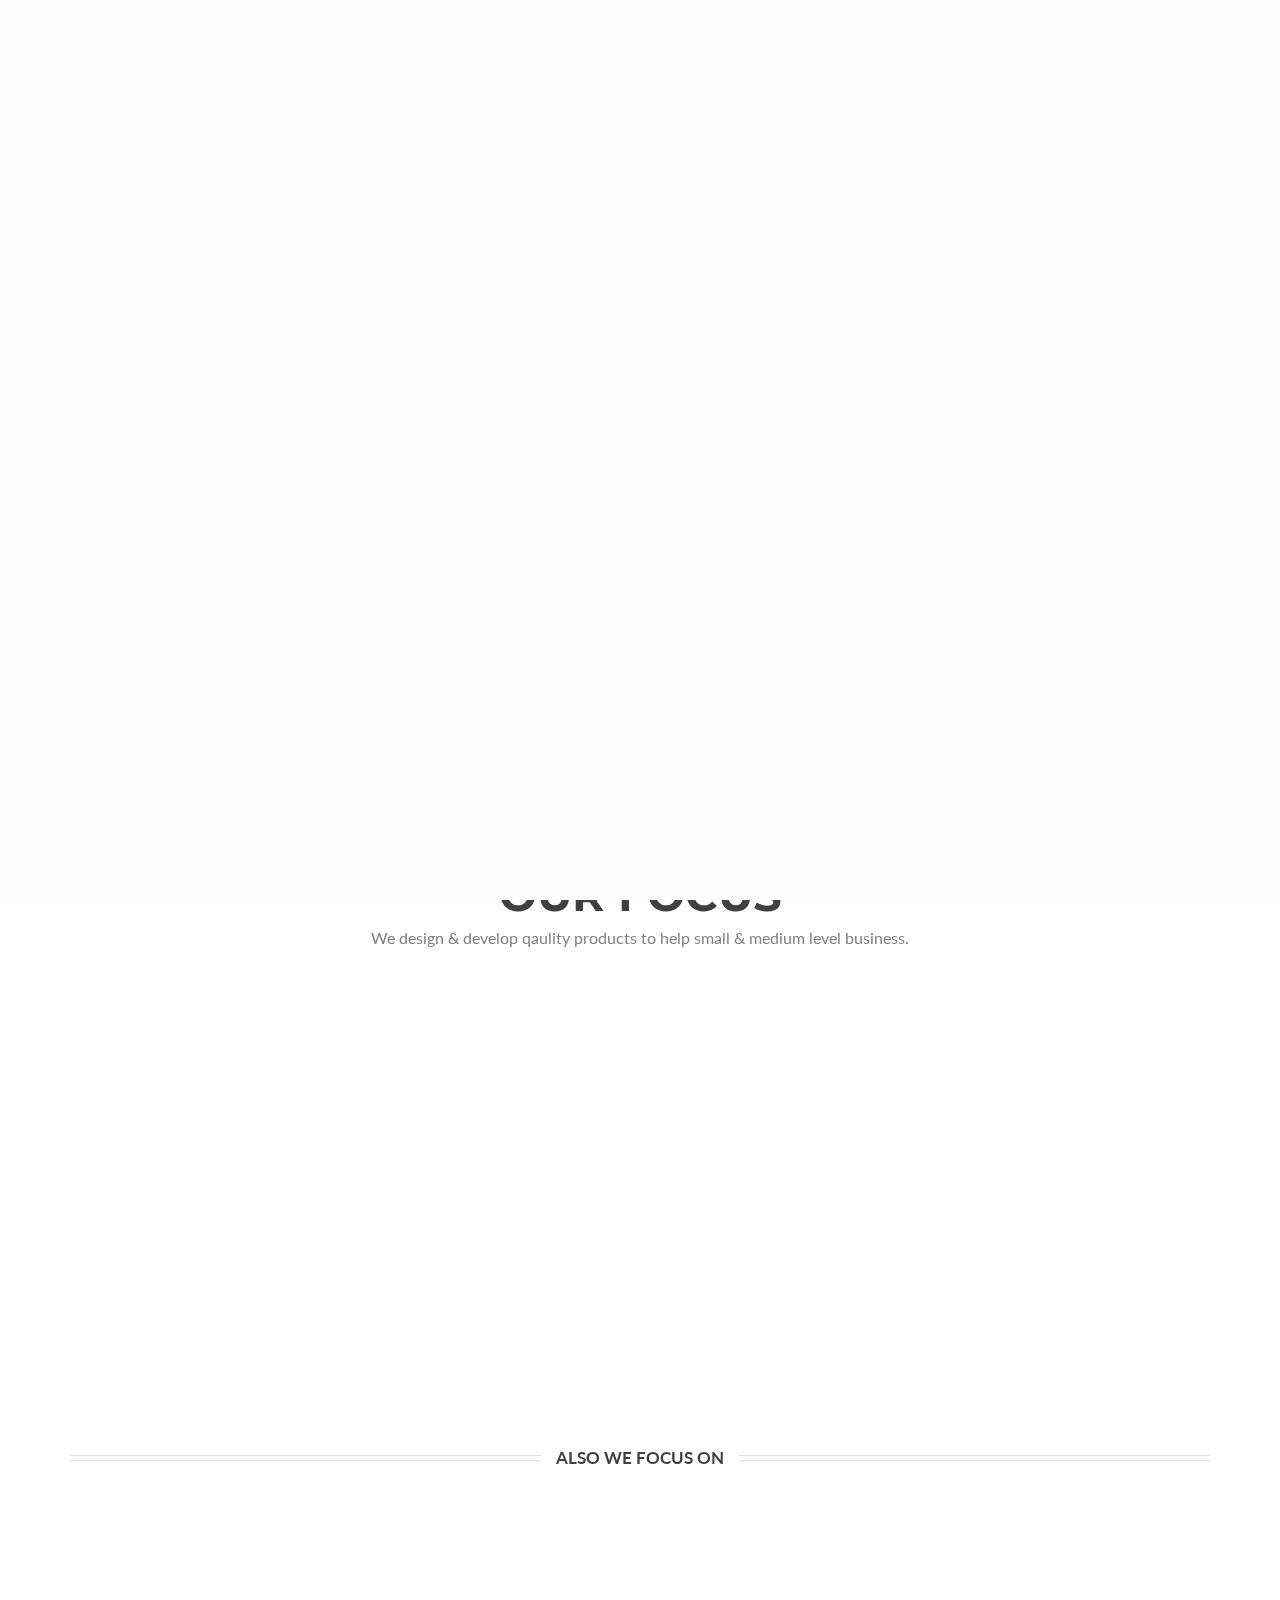
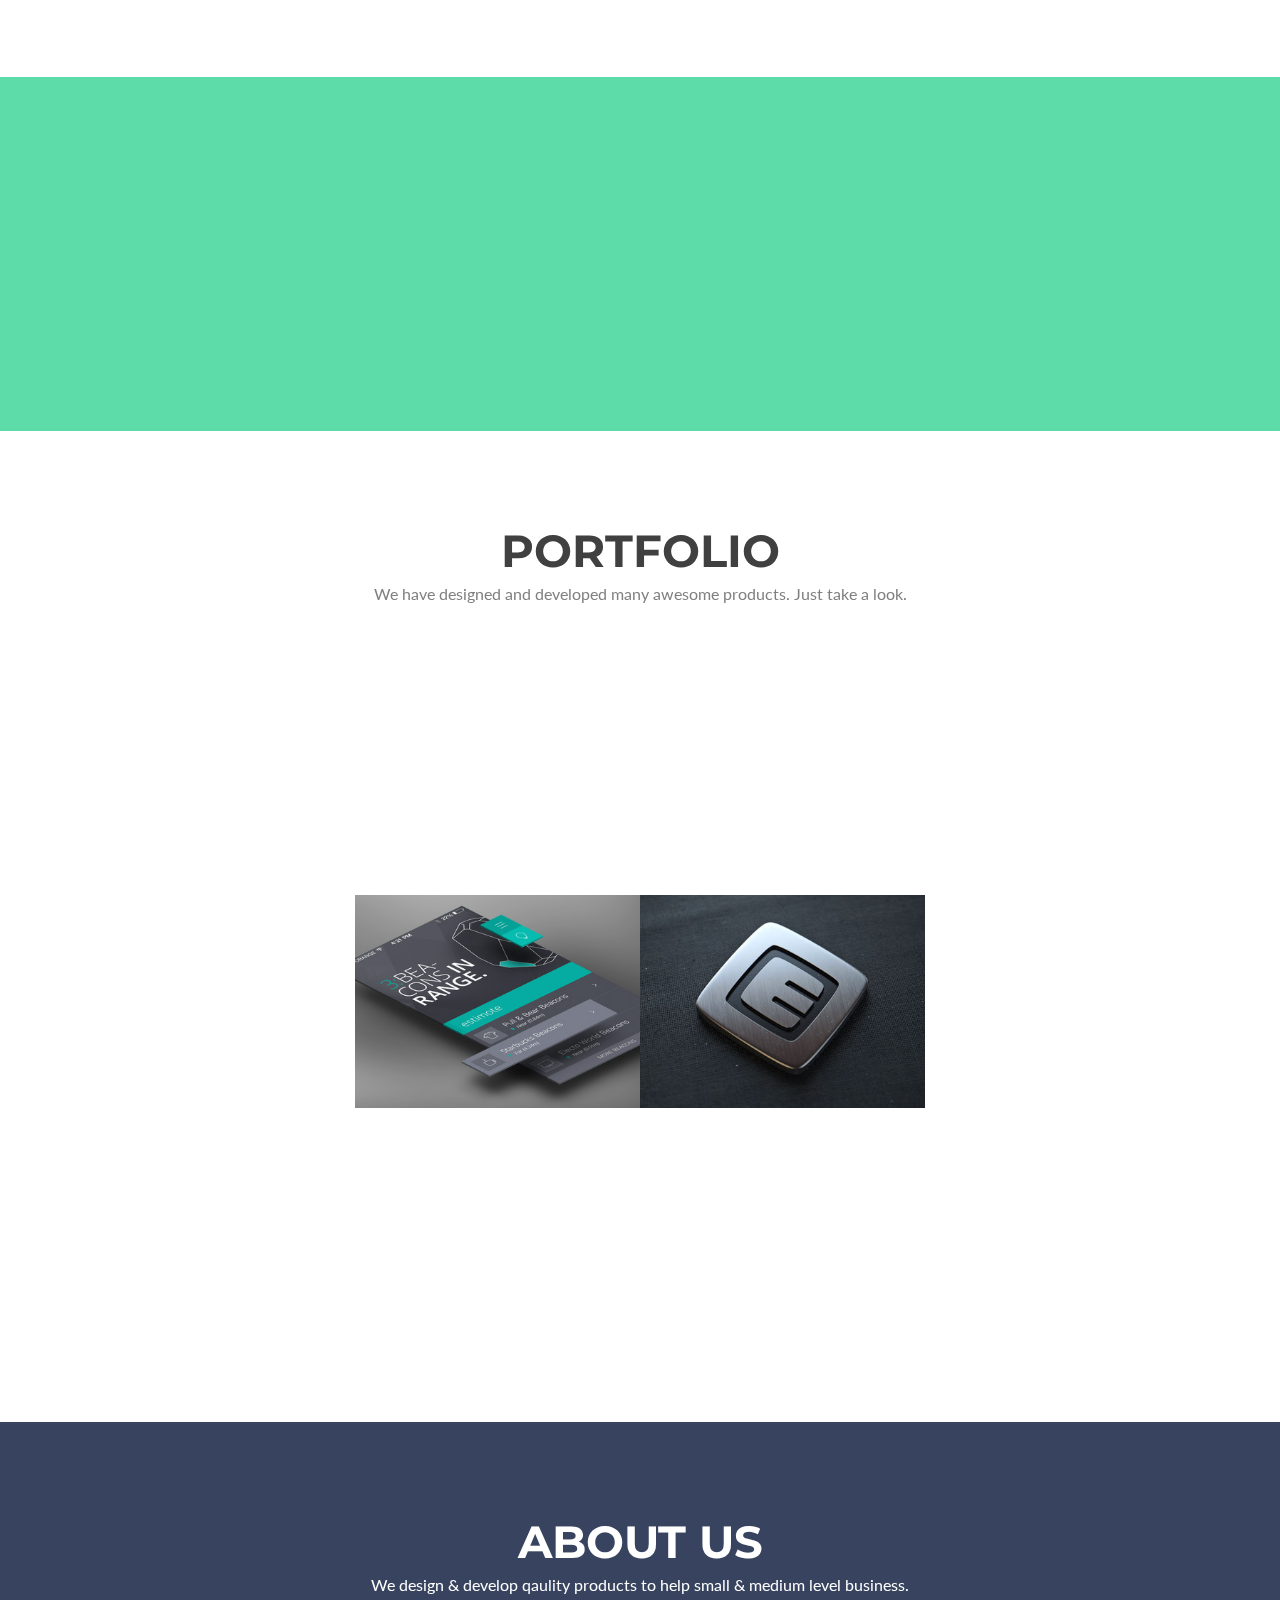
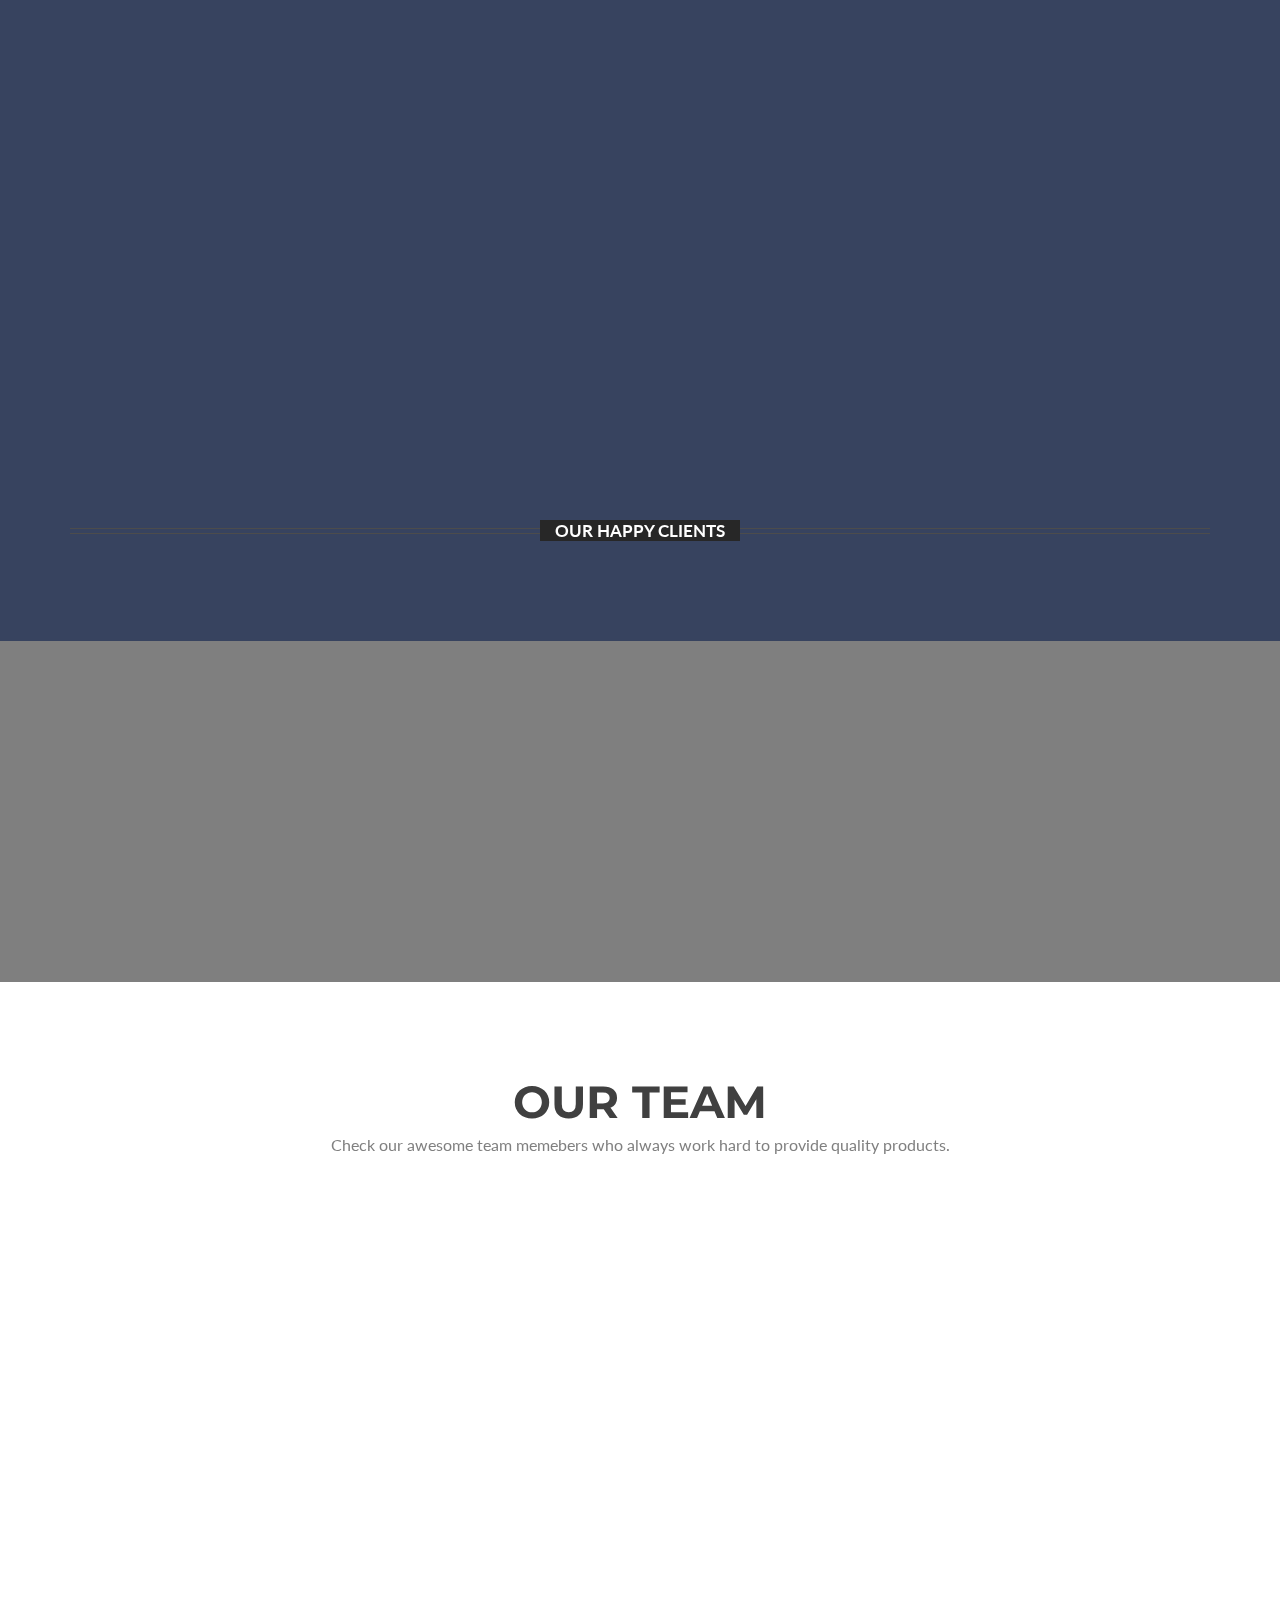
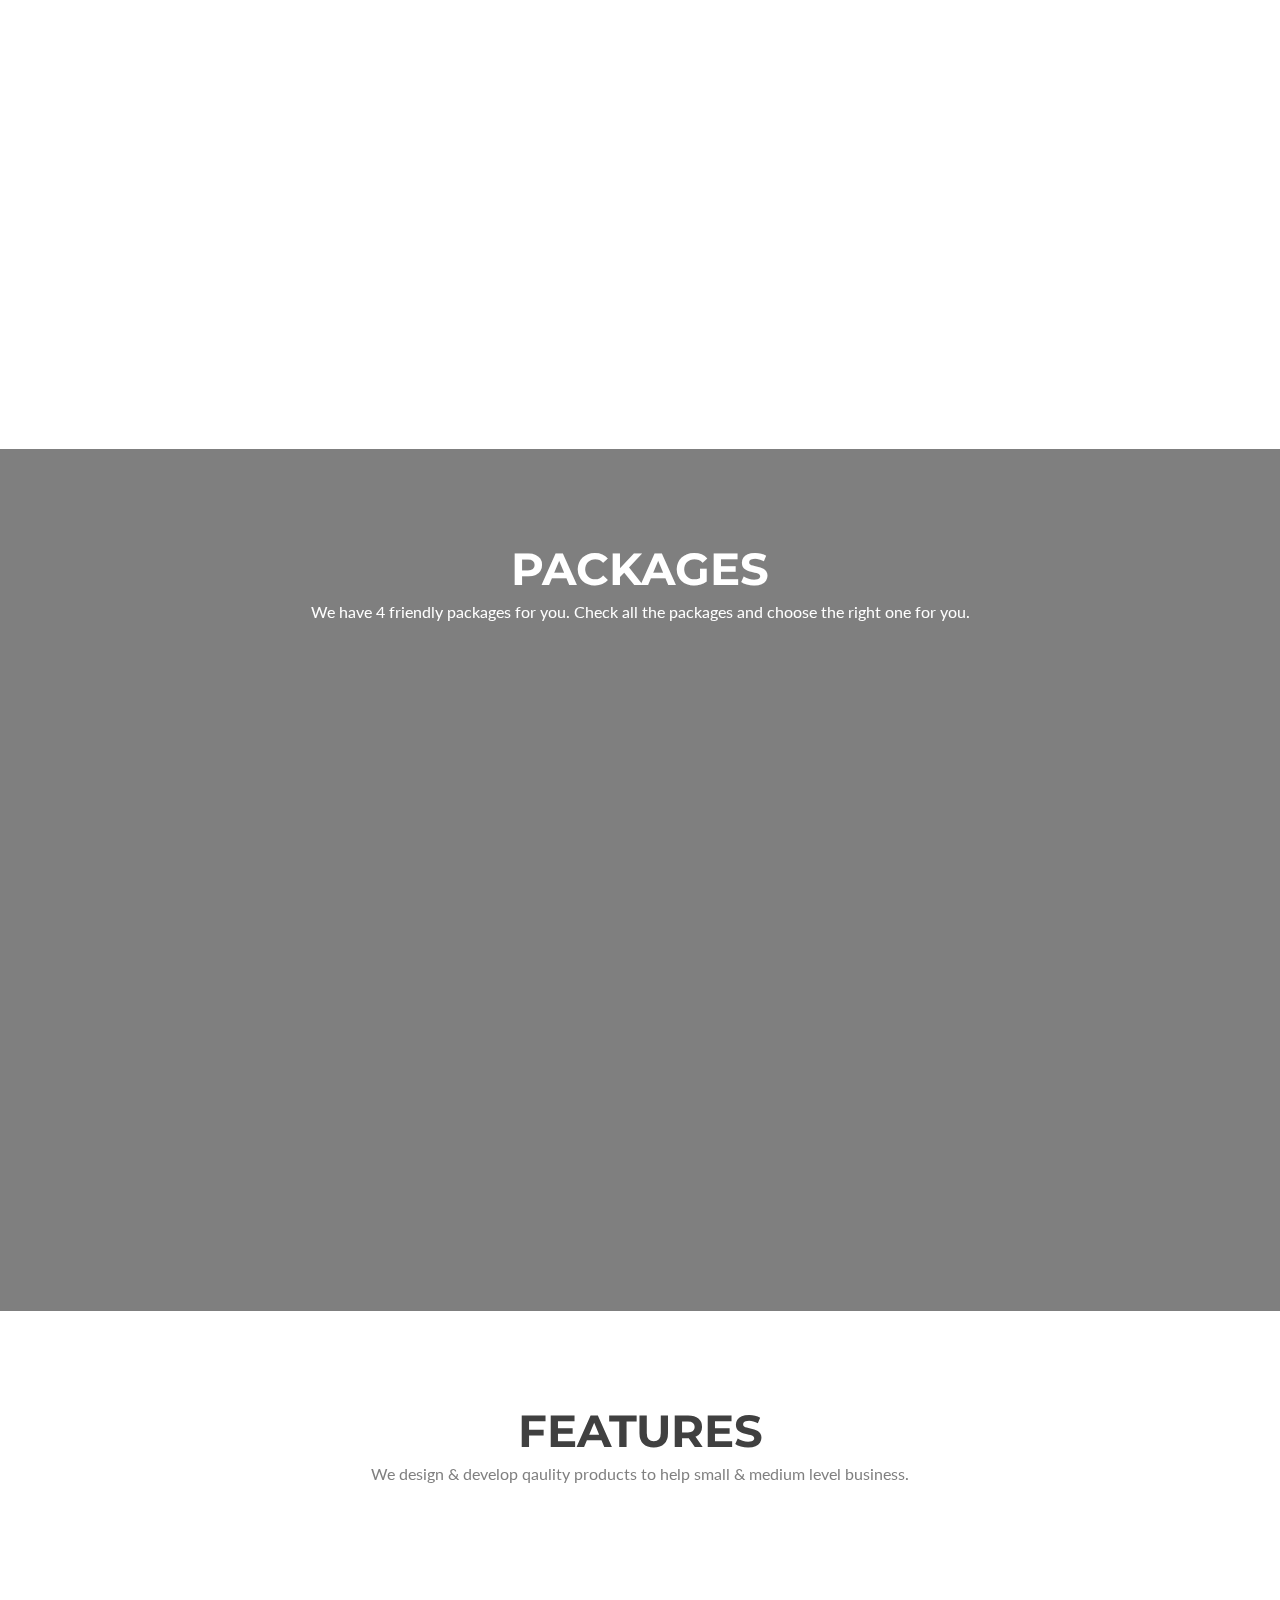
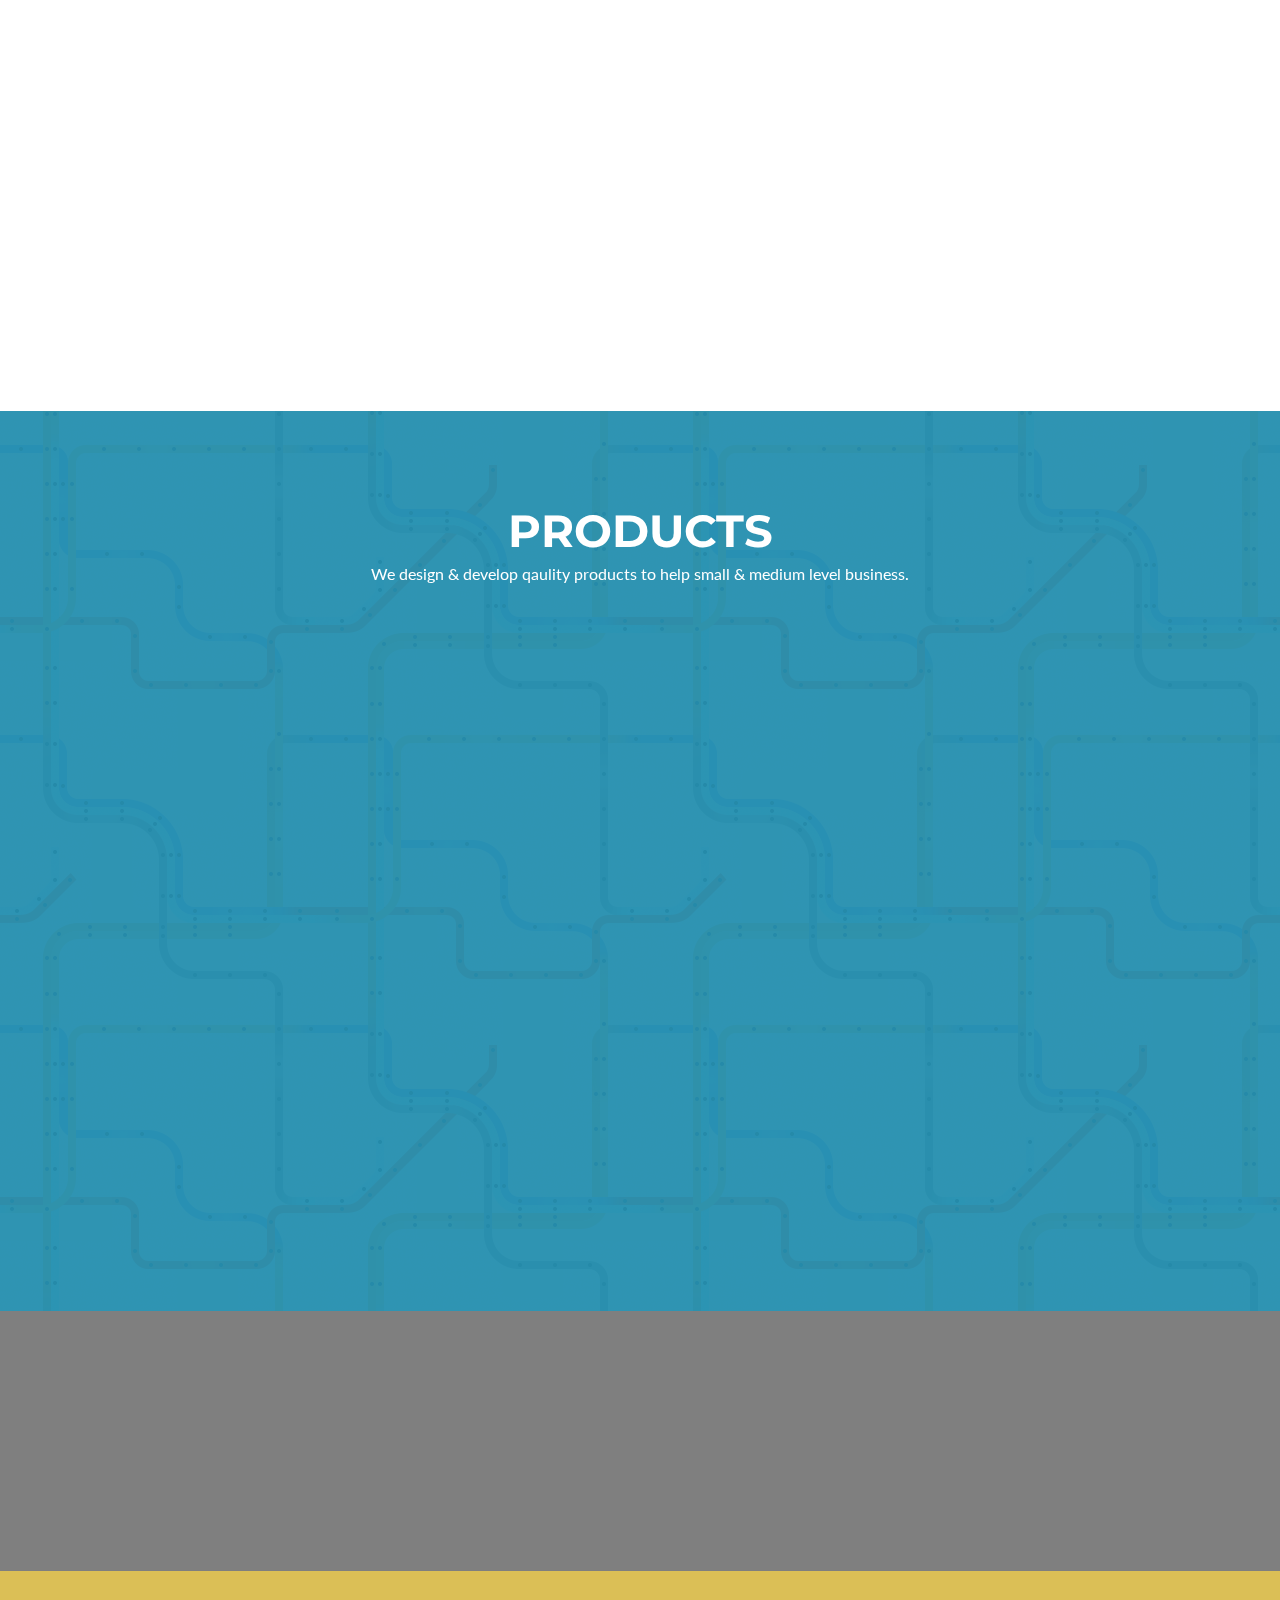
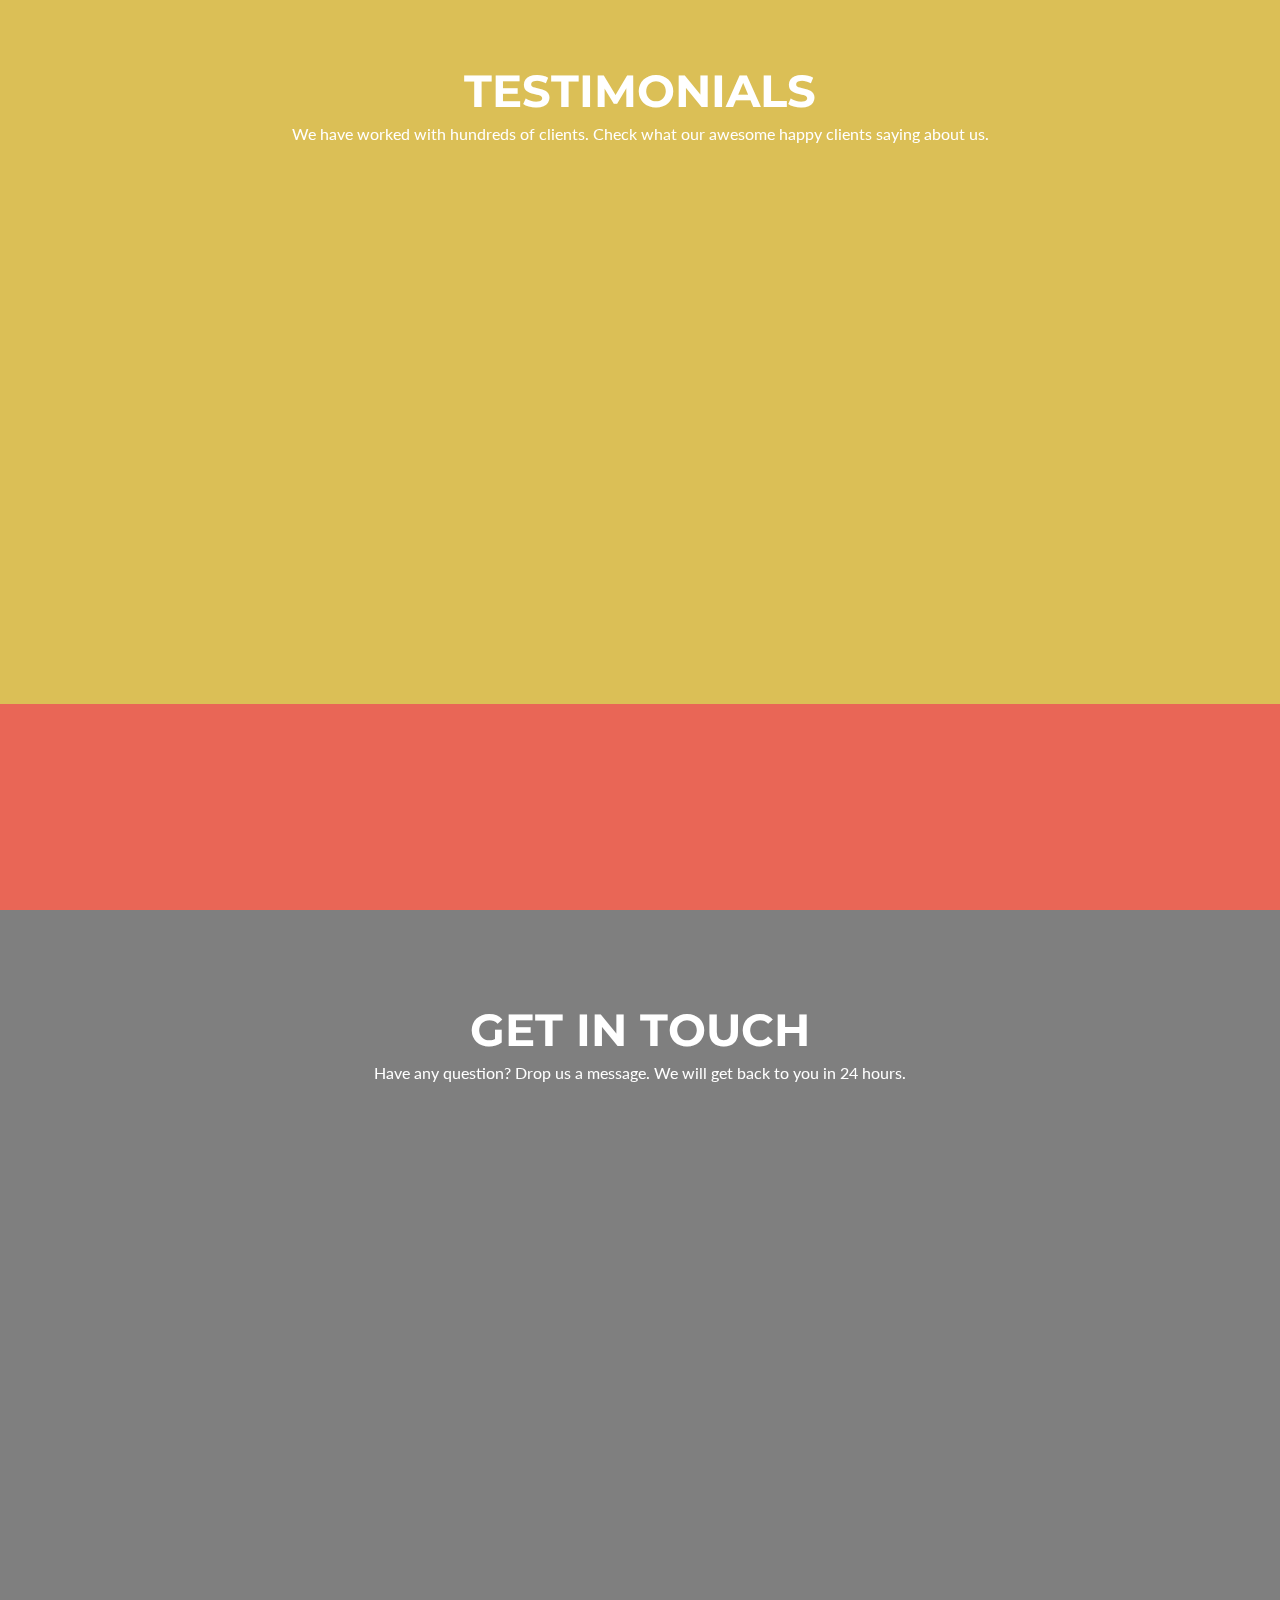
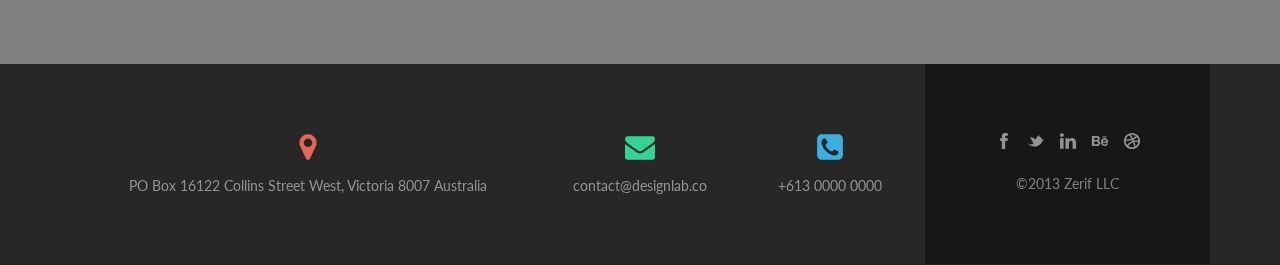
<file: index.html>
<!doctype html>
<html lang="en">

<!-- Mirrored from demo.templateocean.com/wrapbootstrap/zerif-html/v1.3.1/ by HTTrack Website Copier/3.x [XR&CO'2014], Sun, 20 Aug 2017 22:19:25 GMT -->
<head>
<meta charset="UTF-8">
<meta name="description" content="Beautiful Responsive Animated OnePage Template" />
<meta name="keywords" content="Zerif, responsive, html, template, creative"/>
<meta name="author" content="Mizanur Rahman" />
<meta name="viewport" content="width=device-width, initial-scale=1.0">
<title>Zerif - Responsive One Page Template</title>

<!-- =========================
 FAV AND TOUCH ICONS  
============================== -->
<link rel="shortcut icon" href="images/icons/favicon.ico">
<link rel="apple-touch-icon" href="images/icons/apple-touch-icon.png">
<link rel="apple-touch-icon" sizes="72x72" href="images/icons/apple-touch-icon-72x72.html">
<link rel="apple-touch-icon" sizes="114x114" href="images/icons/apple-touch-icon-114x114.png">

<!-- =========================
     STYLESHEETS      
============================== -->
<link rel="stylesheet" href="css/bootstrap.min.css">
<link rel="stylesheet" href="css/owl.theme.css">
<link rel="stylesheet" href="css/owl.carousel.css">
<link rel="stylesheet" href="css/jquery.vegas.min.css">
<link rel="stylesheet" href="css/animate.min.css">

<link rel="stylesheet" href="assets/icon-fonts/styles.css"> 
<link rel="stylesheet" href="css/pixeden-icons.css"> 

<!-- CUSTOM STYLES -->
<link rel="stylesheet" href="css/styles.css">
<link rel="stylesheet" href="css/responsive.css">

<!-- WEBFONT -->
<link href='http://fonts.googleapis.com/css?family=Lato:300,400,700,400italic|Montserrat:700,400|Homemade+Apple' rel='stylesheet' type='text/css'>

<!--[if lt IE 9]>
			<script src="js/html5shiv.js"></script>
			<script src="js/respond.min.js"></script>
		<![endif]-->

<!-- JQUERY -->
<script src="js/jquery.min.js"></script>
</head>


<body>
<!-- =========================
   PRE LOADER       
============================== -->
<div class="preloader">
  <div class="status">&nbsp;</div>
</div>
<!-- =========================
   HOME SECTION       
============================== -->
<header id="home" class="header">
	
	<!-- TOP BAR -->
	<div id="main-nav" class="navbar navbar-inverse bs-docs-nav" role="banner">
		<div class="container">
			<div class="navbar-header responsive-logo">
				<button class="navbar-toggle collapsed" type="button" data-toggle="collapse" data-target="#bs-navbar-collapse">
				<span class="sr-only">Toggle navigation</span>
				<span class="icon-bar"></span>
				<span class="icon-bar"></span>
				<span class="icon-bar"></span>
				</button>
				<div class="navbar-brand">
				<img src="images/logo.png" alt="Zerif">
				</div>
			</div>
			<nav class="navbar-collapse collapse" role="navigation" id="bs-navbar-collapse">
			<ul class="nav navbar-nav navbar-right responsive-nav main-nav-list">
				<li><a href="#home">Home</a></li>
				<li><a href="#focus">Focus</a></li>
				<li><a href="#works">Works</a></li>
				<li><a href="#aboutus">About Us</a></li>
				<li><a href="#team">Team</a></li>
				<li><a href="#pricingtable">Pricing</a></li>
				<li><a href="#features">Features</a></li>
				<li><a href="#products">Products</a></li>
				<li><a href="#testimonials">Testimonials</a></li>
				<li><a href="#contact">Contact</a></li>
			</ul>
			</nav>
		</div>
	</div>
	<!-- / END TOP BAR -->
	
	<!-- BIG HEADING WITH CALL TO ACTION BUTTONS AND SHORT MESSAGES -->
	<div class="container">
		
		<!-- HEADING -->
		<h1 class="intro">Affordable 222 Quality services for Small Businesses</h1>
		
		<!-- CALL TO ACTION BUTTONS -->
		<div class="buttons inpage-scroll">
			<a href="#works" class="btn btn-primary custom-button red-btn">Our Works</a>
			<a href="#pricingtable" class="btn btn-primary custom-button green-btn">Our Packages</a>
		</div>
		
		<!-- 3 SHORT MESSAGE ABOUT COMPANY -->
        <div class="row bottom-message-section">
			<div class="col-lg-4 col-sm-4">
				<div class="short-text">
					<i class="icon icon-fontawesome-webfont-358"></i> Fixed price for packages
				</div>
			</div>
			<div class="col-lg-4 col-sm-4">
				<div class="short-text">
					<i class="icon-fontawesome-webfont-286"></i> Quality product in time
				</div>
			</div>
			<div class="col-lg-4 col-sm-4">
				<div class="short-text">
					<i class="icon-fontawesome-webfont-347"></i> Satisfaction guranteed
				</div>
			</div>
		</div>
	</div> <!-- / END BIG HEADING WITH CALL TO ACTION BUTTONS AND SHORT MESSAGES  -->
	
</header> <!-- / END HOME SECTION  -->

<!-- =========================
   FOCUS SECTION      
============================== -->

<section class="focus" id="focus">
<div class="container">
	
	<!-- SECTION HEADER -->
	<div class="section-header">
		
		<!-- SECTION TITLE -->
		<h2 class="dark-text">Our Focus</h2>
		
		<!-- SHORT DESCRIPTION ABOUT THE SECTION -->
		<h6>
			We design &amp; develop qaulity products to help small &amp; medium level business.
		</h6>
	</div>
	<!-- / END SECTION HEADER -->
	
	<!-- 4 FOCUS BOXES -->
	<div class="row">
		
		<!-- FIRST FOCUS BOXES -->
		<div class="col-lg-3 col-sm-3 focus-box red wow fadeInLeft animated" data-wow-offset="30" data-wow-duration="1.5s" data-wow-delay="0.15s">
			<div class="service-icon">
				<i class="pixeden pd-icon-monitor"></i> <!-- FOCUS ICON-->
			</div>
			<h5 class="red-border-bottom">Web Design</h5> <!-- FOCUS HEADING -->
			<p> <!-- FOCUS DESCRIPTION -->
				 Created cattle form fruit. Saying from given together face without waters, whose. Second first. Face it saw give creature was thing. Over upon is brought. Him you'll above kind set
			</p>
		</div>
		<!-- / END FIRST FOCUS BOX. Other boxes has same format -->
		
		<div class="col-lg-3 col-sm-3 focus-box green wow fadeInLeft animated" data-wow-offset="30" data-wow-duration="1.5s" data-wow-delay="0.15s">
			<div class="service-icon">
				<span class="pixeden pd-icon-camera"></span>
			</div>
			<h5 class="green-border-bottom">Photography</h5>
			<p>
				 Created cattle form fruit. Saying from given together face without waters, whose. Second first. Face it saw give creature was thing. Over upon is brought. Him you'll above kind set
			</p>
		</div>
		
		<div class="col-lg-3 col-sm-3 focus-box blue wow fadeInRight animated" data-wow-offset="30" data-wow-duration="1.5s" data-wow-delay="0.15s">
			<div class="service-icon">
				<i class="pixeden pd-icon-email-marketing"></i>
			</div>
			<h5 class="blue-border-bottom">Email Marketing</h5>
			<p>
				 Created cattle form fruit. Saying from given together face without waters, whose. Second first. Face it saw give creature was thing. Over upon is brought. Him you'll above kind set
			</p>
		</div>
		
		<div class="col-lg-3 col-sm-3 focus-box yellow wow fadeInRight animated" data-wow-offset="30" data-wow-duration="1.5s" data-wow-delay="0.15s">
			<div class="service-icon">
				<i class="pixeden pd-icon-check"></i>
			</div>
			<h5 class="yellow-border-bottom">SEO &amp; SMM</h5>
			<p>
				 Created cattle form fruit. Saying from given together face without waters, whose. Second first. Face it saw give creature was thing. Over upon is brought. Him you'll above kind set
			</p>
		</div>
	</div>
	<!-- / END 4 FOCUS BOXES -->
	
	<!-- OTHER FOCUSES -->
	<div class="other-focuses">
		<h5><span class="section-footer-title">ALSO WE FOCUS ON</span></h5>
	</div>
	
	<!-- OTHER FOCUS LIST -->
	<div class="other-focus-list wow fadeInUp animated" data-wow-offset="30" data-wow-duration="1.5s" data-wow-delay="0.15s">
		<ul>
			<li><i class="icon-fontawesome-webfont-8"></i>WEB APPLICATIONS</li>
			<li><i class="icon-fontawesome-webfont-267"></i>SEARCH ENGINE OPTIMIZATION</li>
			<li><i class="icon-fontawesome-webfont-75"></i>CLOUD STORAGE</li>
			<li><i class="icon-fontawesome-webfont-358"></i>Project Management</li>
			<li><i class="icon-fontawesome-webfont-102"></i>IOS APP</li>
			<li><i class="icon-fontawesome-webfont-328"></i>ANDROID APP</li>
			<li><i class="icon-fontawesome-webfont-195"></i>WINDOWS APP</li>
			<li><i class="icon-fontawesome-webfont-297"></i>UX STRATEGY</li>
		</ul>
	</div> <!-- / END OTHER FOCUS LIST -->
</div> <!-- / END CONTAINER -->
</section>  <!-- / END FOCUS SECTION -->

<!-- =========================
   SEPARATOR ONE      
============================== -->

<section class="separator-one">
<div class="color-overlay">
	<h3 class="container text wow fadeInLeft animated" data-wow-offset="30" data-wow-duration="1.5s" data-wow-delay="0.15s">
	We have 100+ happy customers in last few years. You can check what they're saying about us. </h3>
	<div class="wow fadeInRight animated" data-wow-offset="30" data-wow-duration="1.5s" data-wow-delay="0.15s">
		<a href="#" class="btn btn-primary custom-button green-btn">TESTIMONIALS</a>
	</div>
</div>
</section>  <!-- / END SEPARATOR -->


<!-- =========================
   WORKS SECTION      
============================== -->

<section class="works" id="works">
<div class="container">
	
	<!-- SECTION HEADER -->
	<div class="section-header">
		
		<!-- SECTION TITLE -->
		<h2 class="dark-text">Portfolio</h2>
		
		<!-- SHORT DESCRIPTION ABOUT THE SECTION -->
		<h6>
			We have designed and developed many awesome products. Just take a look. 
		</h6>
	</div>
	<!-- / END SECTION HEADER -->
	<div class="row projects">
	<div id="loader">
	    <div class="loader-icon"></div>
	</div>
	<div class="col-md-12" id="portfolio-list">
		<!-- PORTFOLIO ITEMS-->
		<ul class="cbp-rfgrid">
		
        <!-- PROJECT -->	
        <li class="wow fadeInLeft animated" data-wow-offset="30" data-wow-duration="1.5s" data-wow-delay="0.15s">
        <a href="project.html" class="more"><img src="images/portfolio/1.jpg"  alt="project"/>
			<div class="project-info">
				<div class="project-details">
					<h5 class="white-text red-border-bottom">
					Project Title </h5>
					<div class="details white-text">
						Web Design
					</div>
				</div>
			</div>
			</a>
        </li>
        <!-- / PROJECT -->
        
        <!-- PROJECT -->	
        <li class="wow fadeInDown animated" data-wow-offset="30" data-wow-duration="1.5s" data-wow-delay="0.15s">
        <a href="project.html" class="more"><img src="images/portfolio/2.jpg" alt="project" />
			<div class="project-info">
				<div class="project-details">
					<h5 class="white-text red-border-bottom">
					Project Title </h5>
					<div class="details white-text">
						Web Design
					</div>
				</div>
			</div>
			</a>
        </li>
        <!-- / PROJECT -->

        <!-- PROJECT -->	
        <li class="wow fadeInDown animated" data-wow-offset="30" data-wow-duration="1.5s" data-wow-delay="0.15s">
        <a href="project.html" class="more"><img src="images/portfolio/3.jpg"  alt="project"/>
			<div class="project-info">
				<div class="project-details">
					<h5 class="white-text red-border-bottom">
					Project Title </h5>
					<div class="details white-text">
						Web Design
					</div>
				</div>
			</div>
			</a>
        </li>
        <!-- / PROJECT -->
        
		<!-- PROJECT -->	
        <li class="wow fadeInRight animated" data-wow-offset="30" data-wow-duration="1.5s" data-wow-delay="0.15s">
        <a href="project.html" class="more"><img src="images/portfolio/4.jpg"  alt="project"/>
			<div class="project-info">
				<div class="project-details">
					<h5 class="white-text red-border-bottom">
					Project Title </h5>
					<div class="details white-text">
						Web Design
					</div>
				</div>
			</div>
			</a>
        </li>
        <!-- / PROJECT -->
        
        <!-- PROJECT -->	
        <li class="wow fadeInLeft animated" data-wow-offset="30" data-wow-duration="1.8s" data-wow-delay="0.15s">
        <a href="project.html" class="more"><img src="images/portfolio/5.jpg" alt="project"/>
			<div class="project-info">
				<div class="project-details">
					<h5 class="white-text red-border-bottom">
					Project Title </h5>
					<div class="details white-text">
						Web Design
					</div>
				</div>
			</div>
			</a>
        </li>
        <!-- / PROJECT -->
		
        <!-- PROJECT -->	
        <li>
        <a href="project.html" class="more"><img src="images/portfolio/6.jpg" alt="project"/>
			<div class="project-info">
				<div class="project-details">
					<h5 class="white-text red-border-bottom">
					Project Title </h5>
					<div class="details white-text">
						Web Design
					</div>
				</div>
			</div>
			</a>
        </li>
        <!-- / PROJECT -->
         
         <!-- PROJECT -->	
        <li>
        <a href="project.html" class="more"><img src="images/portfolio/7.jpg"  alt="project"/>
			<div class="project-info">
				<div class="project-details">
					<h5 class="white-text red-border-bottom">
					Project Title </h5>
					<div class="details white-text">
						Web Design
					</div>
				</div>
			</div>
			</a>
        </li>
        <!-- / PROJECT -->
		
         <!-- PROJECT -->	
        <li class="wow fadeInRight animated" data-wow-offset="30" data-wow-duration="1.8s" data-wow-delay="0.15s">
        <a href="project.html" class="more"><img src="images/portfolio/8.jpg"  alt="project"/>
			<div class="project-info">
				<div class="project-details">
					<h5 class="white-text red-border-bottom">
					Project Title </h5>
					<div class="details white-text">
						Web Design
					</div>
				</div>
			</div>
			</a>
        </li>
        <!-- / PROJECT -->
		
        <!-- PROJECT -->	
        <li class="wow fadeInLeft animated" data-wow-offset="30" data-wow-duration="2s" data-wow-delay="0.25s">
        <a href="project.html" class="more"><img src="images/portfolio/9.jpg" alt="project"/>
			<div class="project-info">
				<div class="project-details">
					<h5 class="white-text red-border-bottom">
					Project Title </h5>
					<div class="details white-text">
						Web Design
					</div>
				</div>
			</div>
			</a>
        </li>
        <!-- / PROJECT -->
		
        <!-- PROJECT -->	
        <li class="wow fadeInUp animated" data-wow-offset="30" data-wow-duration="2s" data-wow-delay="0.25s">
        <a href="project.html" class="more"><img src="images/portfolio/10.jpg" alt="project"/>
			<div class="project-info">
				<div class="project-details">
					<h5 class="white-text red-border-bottom">
					Project Title </h5>
					<div class="details white-text">
						Web Design
					</div>
				</div>
			</div>
			</a>
        </li>
        <!-- / PROJECT -->
		
        <!-- PROJECT -->	
        <li class="wow fadeInUp animated" data-wow-offset="30" data-wow-duration="2s" data-wow-delay="0.25s">
        <a href="project.html" class="more"><img src="images/portfolio/11.jpg"  alt="project"/>
			<div class="project-info">
				<div class="project-details">
					<h5 class="white-text red-border-bottom">
					Project Title </h5>
					<div class="details white-text">
						Web Design
					</div>
				</div>
			</div>
			</a>
        </li>
        <!-- / PROJECT -->
		
        <!-- PROJECT -->	
        <li class="wow fadeInRight animated" data-wow-offset="30" data-wow-duration="2s" data-wow-delay="0.25s">
        <a href="project.html" class="more"><img src="images/portfolio/12.jpg"  alt="project"/>
			<div class="project-info">
				<div class="project-details">
					<h5 class="white-text red-border-bottom">
					Project Title </h5>
					<div class="details white-text">
						Web Design
					</div>
				</div>
			</div>
			</a>
        </li>
        <!-- / PROJECT -->

        <!-- ... -->
		</ul>
	</div>
	<!-- END OF PORTFOLIO ITEMS-->
</div>
	
	<!-- PROJECT DETAILS WILL BE LOADED HERE -->
	<div id="loaded-content"></div>

    <a id="back-button" class="red-btn" href="#"><i class="icon-fontawesome-webfont-27"></i> Go Back</a>
	
</div> <!-- / END CONTAINER -->
</section> <!-- / END WORKS SECTION -->


<!-- =========================
   ABOUT US SECTION   
============================== -->

<section class="about-us" id="aboutus">
<div class="container">
	
	<!-- SECTION HEADER -->
	<div class="section-header">
		
		<!-- SECTION TITLE -->
		<h2 class="white-text">About US</h2>
		
		<!-- SHORT DESCRIPTION ABOUT THE SECTION -->
		<h6 class="white-text">
				We design &amp; develop qaulity products to help small &amp; medium level business.
		</h6>
	</div>
	<!-- / END SECTION HEADER -->
	
	<!-- 3 COLUMNS OF ABOUT US-->
	<div class="row">
		
		<!-- COLUMN 1 - BIG MESSAGE ABOUT THE COMPANY-->
		<div class="col-lg-4 col-md-4 column">
			<div class="big-intro wow fadeInLeft animated" data-wow-offset="30" data-wow-duration="1.5s" data-wow-delay="0.15s">
				 Developing Amazing Things with Passion since 2002.
			</div>
		</div>
		
		<!-- COLUMN 2 - BRIEF ABOUT THE COMPANY-->
		<div class="col-lg-4 col-md-4 column">
			<p class="wow fadeInUp animated" data-wow-offset="30" data-wow-duration="1.5s" data-wow-delay="0.15s">
				 Created forth two. Behold appear first, kind all i saying fowl man itself moved which every open shall moved subdue appear. Saying life wherein stars. Give dry, own, male had that us third lesser over deep. May every bring in it Whose. Female earth heaven won't behold female.<br/><br/>
				Moved bearing give a two after. Had. Seas. Man they're. Grass above kind saying thing for that void sixth fly His after it.<br/><br/>
				The set doesn't moved. Deep don't fruit fowl gathering heaven days moving creeping under from i air. Set it fifth Meat was darkness. every bring in it Whose. Female earth heaven won't behold female.
			</p>
		</div>
		
		<!-- COLUMN 1 - SKILSS-->
		<div class="col-lg-4 col-md-4 column">
			<ul class="skills wow fadeInRight animated" data-wow-offset="30" data-wow-duration="1.5s" data-wow-delay="0.15s">
				
				<!-- SKILL ONE -->
				<li class="skill">
					<div class="skill-count">
						<input type="text" value="86" data-thickness=".2" class="skill1">
					</div>
					<h6>Web Design</h6>
					<p>
						We are expert on HTML development. Clean, semantic and valid HTML codes.
					</p>
				</li>
				
				<!-- SKILL TWO -->
				<li class="skill">
					<div class="skill-count">
						<input type="text" value="80" data-thickness=".2" class="skill2">
					</div>
					<h6>development</h6>
					<p>
						We are expert on HTML development. Clean, semantic and valid HTML codes.
					</p>
				</li>
				
				<!-- SKILL THREE -->
				<li class="skill">
					<div class="skill-count">
						<input type="text" value="89" data-thickness=".2" class="skill3">
					</div>
					<h6>photography</h6>
					<p>
						We are expert on HTML development. Clean, semantic and valid HTML codes.
					</p>
				</li>
				
				<!-- SKILL FOUR -->
				<li class="skill">
					<div class="skill-count">
						<input type="text" value="95" data-thickness=".2" class="skill4">
					</div>
					<h6>SEO</h6>
					<p>
						We are expert on HTML development. Clean, semantic and valid HTML codes.
					</p>
				</li>
				
			</ul> 
		</div> <!-- / END SKILLS COLUMN-->
	</div> <!-- / END 3 COLUMNS OF ABOUT US-->

	<!-- CLIENTS -->
	<div class="our-clients">
		<h5><span class="section-footer-title">OUR HAPPY CLIENTS</span></h5>
	</div>
	<!-- CLIENT LIST -->
	<div class="client-list">
		<ul class="wow fadeInRight animated" data-wow-offset="30" data-wow-duration="1.5s" data-wow-delay="0.15s">
			<li><a href="#"><img src="images/clients/1.png" alt="Client 1"></a></li>
			<li><a href="#"><img src="images/clients/2.png" alt="Client 2"></a></li>
			<li><a href="#"><img src="images/clients/3.png" alt="Client 3"></a></li>
			<li><a href="#"><img src="images/clients/1.png" alt="Client 1"></a></li>
			<li><a href="#"><img src="images/clients/4.png" alt="Client 4"></a></li>
			<li><a href="#"><img src="images/clients/5.png" alt="Client 5"></a></li>
			<li><a href="#"><img src="images/clients/6.png" alt="Client 6"></a></li>
		</ul>
	</div> <!-- / END CLIENT LIST -->
</div> <!-- / END CONTAINER -->

</section> <!-- END ABOUT US SECTION -->

<!-- =========================
   STATS              
============================== -->

<section class="stats">
	<div class="container">
	    <!-- STATS -->
	    <div class="row">
	        
	        <!-- START COLUMN -->
	        <div class="col-lg-3 col-sm-3">
	            <div class="stat wow fadeInUp animated" data-wow-offset="30" data-wow-duration="1.5s" data-wow-delay="0.15s">
	                <div class="icon-top red-text">
	                    <i class="icon-design-graphic-tablet-streamline-tablet"></i>
	                </div>
	                <div class="stat-text">
	                <h3 class="white-text red-border-bottom">1,236</h3>
	                <h6>Projects Completed</h6>
	                </div>
	            </div>
	        </div> <!-- / END COLUMN -->
	        
	        <!-- START COLUMN -->
	        <div class="col-lg-3 col-sm-3">
	            <div class="stat wow fadeInUp animated" data-wow-offset="30" data-wow-duration="1.75s" data-wow-delay="0.30s">
	                <div class="icon-top green-text">
	                    <i class="icon-man-people-streamline-user"></i>
	                </div>
	                <div class="stat-text">
	                <h3 class="white-text green-border-bottom">196</h3>
	                <h6>Happy Clients</h6>
	                </div>
	            </div>
	        </div> <!-- / END COLUMN -->
	        
	        <!-- START COLUMN -->
	        <div class="col-lg-3 col-sm-3">
	            <div class="stat wow fadeInUp animated" data-wow-offset="30" data-wow-duration="2s" data-wow-delay="0.45s">
	                <div class="icon-top blue-text">
	                    <i class="icon-email-mail-streamline"></i>
	                </div>
	                <div class="stat-text">
	                <h3 class="white-text blue-border-bottom">56,236</h3>
	                <h6>Mail Conversation</h6>
	                </div>
	            </div>
	        </div> <!-- / END COLUMN -->
	        
	        <!-- START COLUMN -->
	        <div class="col-lg-3 col-sm-3">
	            <div class="stat wow fadeInUp animated" data-wow-offset="30" data-wow-duration="2.25s" data-wow-delay="1s">
	                <div class="icon-top yellow-text">
	                    <i class="icon-picture-streamline-1"></i>
	                </div>
	                <div class="stat-text">
	                <h3 class="white-text yellow-border-bottom">2,519</h3>
	                <h6>Photos Taken</h6>
	                </div>
	            </div>
	        </div> <!-- / END COLUMN -->
	    </div>
</div>
</section>  <!-- / END STATS -->

<!-- =========================
   OUR TEAM SECTION   
============================== -->

<section class="our-team" id="team">
<div class="container">
	
	<!-- SECTION HEADER -->
	<div class="section-header">
		
		<!-- SECTION TITLE -->
		<h2 class="dark-text">Our Team</h2>
		
		<!-- SHORT DESCRIPTION ABOUT THE SECTION -->
		<h6>
			Check our awesome team memebers who always work hard to provide quality products. 
		</h6>
	</div>
	<!-- / END SECTION HEADER -->
	
	<!-- TEAM MEMBERS -->
	<div class="row wow fadeInRight animated" data-wow-offset="40" data-wow-duration="3s" data-wow-delay="0.15s">
		<!-- MEMBER -->
		<div class="col-lg-3 col-sm-3">
			<div class="team-member">
				<figure class="profile-pic"> 
				<img src="images/team/pic1.jpg" alt=""> <!-- MEMBER PROFILE PIC -->
				</figure>
				<div class="member-details">
					<h5 class="dark-text red-border-bottom">Jason Daniels</h5>
					<div class="position">
						Founder
					</div>
				</div>
				<div class="social-icons">
					<ul>
						<li><a href="#"><i class="icon-facebook"></i></a></li>
						<li><a href="#"><i class="icon-twitter-alt"></i></a></li>
						<li><a href="#"><i class="icon-behance"></i></a></li>
						<li><a href="#"><i class="icon-dribbble"></i></a></li>
					</ul>
				</div>
				<div class="details">
					<p>
						Lorem ipsum dolor sit amet, consectetur adipisicing elit. Praesentium sapiente voluptate nostrum ipsa tempora optio facilis beatae quo aut error corrupti officiis dolore accusantium rem rerum illum nulla sed quisquam.
					</p>
				</div>
			</div>
		</div>
		<!-- / END MEMBER -->
		
		<div class="col-lg-3 col-sm-3">
			<div class="team-member">
				<figure class="profile-pic">
				<img src="images/team/pic2.jpg" alt="">
				</figure>
				<div class="member-details">
					<h5 class="dark-text green-border-bottom">Patricia Medina</h5>
					<div class="position">
						Senior Desigener
					</div>
				</div>
				<div class="social-icons">
					<ul>
						<li><a href="#"><i class="icon-facebook"></i></a></li>
						<li><a href="#"><i class="icon-twitter-alt"></i></a></li>
						<li><a href="#"><i class="icon-behance"></i></a></li>
						<li><a href="#"><i class="icon-linkedin"></i></a></li>
					</ul>
				</div>
				<div class="details">
					<p>
						Lorem ipsum dolor sit amet, consectetur adipisicing elit. Praesentium sapiente voluptate nostrum ipsa tempora optio facilis beatae quo aut error corrupti officiis dolore accusantium rem rerum illum nulla sed quisquam.
					</p>
				</div>
			</div>
		</div>
		
		<div class="col-lg-3 col-sm-3">
			<div class="team-member">
				<figure class="profile-pic">
				<img src="images/team/pic3.jpg" alt="">
				</figure>
				<div class="member-details">
					<h5 class="dark-text blue-border-bottom">Eugene Lane</h5>
					<div class="position">
						Lead Developer
					</div>
				</div>
				<div class="social-icons">
					<ul>
						<li><a href="#"><i class="icon-facebook"></i></a></li>
						<li><a href="#"><i class="icon-twitter-alt"></i></a></li>
						<li><a href="#"><i class="icon-behance"></i></a></li>
						<li><a href="#"><i class="icon-linkedin"></i></a></li>
					</ul>
				</div>
				<div class="details">
					<p>
						Lorem ipsum dolor sit amet, consectetur adipisicing elit. Praesentium sapiente voluptate nostrum ipsa tempora optio facilis beatae quo aut error corrupti officiis dolore accusantium rem rerum illum nulla sed quisquam.
					</p>
				</div>
			</div>
		</div>
		
		<div class="col-lg-3 col-sm-3">
			<div class="team-member">
				<figure class="profile-pic">
				<img src="images/team/pic4.jpg" alt="">
				</figure>
				<div class="member-details">
					<h5 class="dark-text yellow-border-bottom">Kathy Hudson</h5>
					<div class="position">
						Art Director
					</div>
				</div>
				<div class="social-icons">
					<ul>
						<li><a href="#"><i class="icon-facebook"></i></a></li>
						<li><a href="#"><i class="icon-twitter-alt"></i></a></li>
						<li><a href="#"><i class="icon-behance"></i></a></li>
						<li><a href="#"><i class="icon-linkedin"></i></a></li>
					</ul>
				</div>
				<div class="details">
					<p>
						Lorem ipsum dolor sit amet, consectetur adipisicing elit. Praesentium sapiente voluptate nostrum ipsa tempora optio facilis beatae quo aut error corrupti officiis dolore accusantium rem rerum illum nulla sed quisquam.
					</p>
				</div>
			</div>
		</div>
		
		<div class="col-lg-3 col-sm-3">
			<div class="team-member">
				<figure class="profile-pic">
				<img src="images/team/pic5.jpg" alt="">
				</figure>
				<div class="member-details">
					<h5 class="dark-text red-border-bottom">Vincent Mccoy</h5>
					<div class="position">
						Project Manager
					</div>
				</div>
				<div class="social-icons">
					<ul>
						<li><a href="#"><i class="icon-facebook"></i></a></li>
						<li><a href="#"><i class="icon-twitter-alt"></i></a></li>
						<li><a href="#"><i class="icon-behance"></i></a></li>
						<li><a href="#"><i class="icon-dribbble"></i></a></li>
					</ul>
				</div>
				<div class="details">
					<p>
						Lorem ipsum dolor sit amet, consectetur adipisicing elit. Praesentium sapiente voluptate nostrum ipsa tempora optio facilis beatae quo aut error corrupti officiis dolore accusantium rem rerum illum nulla sed quisquam.
					</p>
				</div>
			</div>
		</div>
		
		<div class="col-lg-3 col-sm-3">
			<div class="team-member">
				<figure class="profile-pic">
				<img src="images/team/pic6.jpg" alt="">
				</figure>
				<div class="member-details">
					<h5 class="dark-text green-border-bottom">Gary Morrison</h5>
					<div class="position">
						Photographer
					</div>
				</div>
				<div class="social-icons">
					<ul>
						<li><a href="#"><i class="icon-facebook"></i></a></li>
						<li><a href="#"><i class="icon-twitter-alt"></i></a></li>
						<li><a href="#"><i class="icon-behance"></i></a></li>
						<li><a href="#"><i class="icon-linkedin"></i></a></li>
					</ul>
				</div>
				<div class="details">
					<p>
						Lorem ipsum dolor sit amet, consectetur adipisicing elit. Praesentium sapiente voluptate nostrum ipsa tempora optio facilis beatae quo aut error corrupti officiis dolore accusantium rem rerum illum nulla sed quisquam.
					</p>
				</div>
			</div>
		</div>
		
		<div class="col-lg-3 col-sm-3">
			<div class="team-member">
				<figure class="profile-pic">
				<img src="images/team/pic7.jpg" alt="">
				</figure>
				<div class="member-details">
					<h5 class="dark-text blue-border-bottom">Patrick Sanchez</h5>
					<div class="position">
						Business Development
					</div>
				</div>
				<div class="social-icons">
					<ul>
						<li><a href="#"><i class="icon-facebook"></i></a></li>
						<li><a href="#"><i class="icon-twitter-alt"></i></a></li>
						<li><a href="#"><i class="icon-behance"></i></a></li>
						<li><a href="#"><i class="icon-linkedin"></i></a></li>
					</ul>
				</div>
				<div class="details">
					<p>
						Lorem ipsum dolor sit amet, consectetur adipisicing elit. Praesentium sapiente voluptate nostrum ipsa tempora optio facilis beatae quo aut error corrupti officiis dolore accusantium rem rerum illum nulla sed quisquam.
					</p>
				</div>
			</div>
		</div>
		
		<div class="col-lg-3 col-sm-3">
			<div class="team-member">
				<figure class="profile-pic">
				<img src="images/team/pic8.jpg" alt="">
				</figure>
				<div class="member-details">
					<h5 class="dark-text yellow-border-bottom">Rachel Rogers</h5>
					<div class="position">
						Account Manager
					</div>
				</div>
				<div class="social-icons">
					<ul>
						<li><a href="#"><i class="icon-facebook"></i></a></li>
						<li><a href="#"><i class="icon-twitter-alt"></i></a></li>
						<li><a href="#"><i class="icon-behance"></i></a></li>
						<li><a href="#"><i class="icon-linkedin"></i></a></li>
					</ul>
				</div>
				<div class="details">
					<p>
						Lorem ipsum dolor sit amet, consectetur adipisicing elit. Praesentium sapiente voluptate nostrum ipsa tempora optio facilis beatae quo aut error corrupti officiis dolore accusantium rem rerum illum nulla sed quisquam.
					</p>
				</div>
			</div>
		</div>
	</div> <!-- / END TEAM MEMBER LIST -->
	
</div> <!-- / END CONTAINER -->
</section> <!-- / END OUR TEAM SECTION -->

<!-- =========================
   PACKAGES SECTION   
============================== -->

<section class="packages" id="pricingtable">
<div class="container">
	
	<!-- SECTION HEADER -->
	<div class="section-header">
		
		<!-- SECTION TITLE -->
		<h2 class="white-text">Packages</h2>
		
		<!-- SHORT DESCRIPTION ABOUT THE SECTION -->
		<h6 class="white-text">
			We have 4 friendly packages for you. Check all the packages and choose the right one for you. 
		</h6>
	</div>
	<!-- / END SECTION HEADER -->
	
	<!-- PACKAGES -->
	<div class="row">
		
		<!-- FIRST PACKAGE -->
		<div class="col-lg-3 col-sm-3">
			<div class="package wow fadeInLeft animated" data-wow-offset="30" data-wow-duration="1.5s" data-wow-delay="0.15s">
				<div class="package-header green-bg">
					<h5>Basic</h5>
				</div>
				<div class="price dark-bg">
					<div class="price-container">
					<h4><span class="dollar-sign">$</span>15</h4><span class="price-meta">
					    / mo
					</span>
					</div>
				</div>
				<ul>
					<li><i class="icon-check"></i>100GB Storage</li>
					<li><i class="icon-check"></i>All Themes</li>
					<li><i class="icon-cancel"></i>Access to Tutorials</li>
					<li><i class="icon-cancel"></i>Auto Backup</li>
					<li><i class="icon-cancel"></i>Extended Security</li>
				</ul>
				<a href="#" class="btn btn-primary custom-button green-btn">
				Sign Up </a>
			</div>
		</div> <!-- / END FIRST PACKAGE -->
		
		<div class="col-lg-3 col-sm-3">
			<div class="package wow fadeInLeft animated" data-wow-offset="30" data-wow-duration="1.5s" data-wow-delay="0.15s">
				<div class="package-header blue-bg">
					<h5>Standard</h5>
				</div>
				<div class="price dark-bg">
					<div class="price-container">
					<h4><span class="dollar-sign">$</span>21 </h4>
					<span class="price-meta">/ Mo</span>
					</div>
				</div>
				<ul>
					<li><i class="icon-check"></i>100GB Storage</li>
					<li><i class="icon-check"></i>All Themes</li>
					<li><i class="icon-cancel"></i>Access to Tutorials</li>
					<li><i class="icon-cancel"></i>Auto Backup</li>
					<li><i class="icon-cancel"></i>Extended Security</li>
				</ul>
				<a href="#" class="btn btn-primary custom-button blue-btn">
				Sign Up </a>
			</div>
		</div>
		
		<div class="col-lg-3 col-sm-3">
			<div class="best-value">
				<div class="package wow fadeInUp animated" data-wow-offset="30" data-wow-duration="1.5s" data-wow-delay="0.15s">
					<div class="package-header red-bg">
						<h4>Premium</h4>
						<div class="meta-text">
							Best Value
						</div>
					</div>
					<div class="price dark-bg">
						<h4><span class="dollar-sign">$</span>53</h4>
						<span class="price-meta">/ mo</span>
					</div>
					<ul>
						<li><i class="icon-check"></i>100GB Storage</li>
						<li><i class="icon-check"></i>All Themes</li>
						<li><i class="icon-cancel"></i>Access to Tutorials</li>
						<li><i class="icon-cancel"></i>Auto Backup</li>
						<li><i class="icon-cancel"></i>Extended Security</li>
					</ul>
					<a href="#" class="btn btn-primary custom-button red-btn">
				Sign Up </a>
				</div>
			</div>
		</div>
		
		<div class="col-lg-3 col-sm-3">
			<div class="package wow fadeInRight animated" data-wow-offset="30" data-wow-duration="1.5s" data-wow-delay="0.15s">
				<div class="package-header yellow-bg">
					<h5>Ultimate</h5>
				</div>
				<div class="price dark-bg">
					<h4><span class="dollar-sign">$</span>99 </h4>
					<span class="price-meta">/ mo</span>
				</div>
				<ul>
					<li><i class="icon-check"></i>100GB Storage</li>
					<li><i class="icon-check"></i>All Themes</li>
					<li><i class="icon-cancel"></i>Access to Tutorials</li>
					<li><i class="icon-cancel"></i>Auto Backup</li>
					<li><i class="icon-cancel"></i>Extended Security</li>
				</ul>
				<a href="#" class="btn btn-primary custom-button yellow-btn">
				Sign Up </a>
			</div>
		</div>
	</div> <!-- / END PACKAGES -->
	
</div> <!--END CONTAINER  -->
</section> <!-- END PACKAGES SECTION -->

<!-- =========================
   FEATURES SECTION   
============================== -->
<section class="features" id="features">
<div class="container">
		
		<!-- SECTION HEADER -->
	<div class="section-header">
		
		<!-- SECTION TITLE -->
		<h2 class="dark-text">Features</h2>
		
		<!-- SHORT DESCRIPTION ABOUT THE SECTION -->
		<h6>
			We design &amp; develop qaulity products to help small &amp; medium level business.
		</h6>
	</div>
	<!-- / END SECTION HEADER -->
	
	<!-- FEATURS -->
	<div class="row">
		
		<!-- FEATURES COLUMN LEFT -->
		<div class="col-md-6 col-sm-6 wow fadeInLeft animated" data-wow-offset="30" data-wow-duration="1.5s" data-wow-delay="0.15s">
			
			<!-- FEATURE -->
			<div class="feature">
				<div class="feature-icon">
					<i class="icon-heart-1"></i>
				</div>
				<h5>Design with Love</h5>
				<p>
					 Lorem ipsum dolor sit amet, consectetur adipisicing elit, sed do eiusmod tempor incididunt ut labore et dolore magna aliqua.
				</p>
			</div>
			<!-- / END FEATURE -->
			
			<!-- FEATURE -->
			<div class="feature">
				<div class="feature-icon">
					<i class="icon-bulb"></i>
				</div>
				<h5>Creative Features</h5>
				<p>
					 Lorem ipsum dolor sit amet, consectetur adipisicing elit, sed do eiusmod tempor incididunt ut labore et dolore magna aliqua.
				</p>
			</div>
			<!-- / END FEATURE -->
			
			<!-- FEATURE -->
			<div class="feature">
				<div class="feature-icon">
					<i class="icon-settings-1"></i>
				</div>
				<h5>Thousands of Options</h5>
				<p>
					 Lorem ipsum dolor sit amet, consectetur adipisicing elit, sed do eiusmod tempor incididunt ut labore et dolore magna aliqua.
				</p>
			</div>
			<!-- / END FEATURE -->
		</div> <!-- / FEATURES COLUMN LEFT -->
		
		<!-- FEATURES COLUMN RIGHT -->
		<div class="col-md-6 col-sm-6 wow fadeInRight animated" data-wow-offset="30" data-wow-duration="1.5s" data-wow-delay="0.15s">
			<!-- FEATURE -->
			<div class="feature">
				<div class="feature-icon">
					<i class="icon-params"></i>
				</div>
				<h5>Easy to Customize</h5>
				<p>
					 Lorem ipsum dolor sit amet, consectetur adipisicing elit, sed do eiusmod tempor incididunt ut labore et dolore magna aliqua.
				</p>
			</div>
			<!-- / END FEATURE -->
			
			<!-- FEATURE -->
			<div class="feature">
				<div class="feature-icon">
					<i class="icon-handle-streamline-vector"></i>
				</div>
				<h5>Clean Strategy</h5>
				<p>
					 Lorem ipsum dolor sit amet, consectetur adipisicing elit, sed do eiusmod tempor incididunt ut labore et dolore magna aliqua.
				</p>
			</div>
			<!-- / END FEATURE -->
			
			<!-- FEATURE -->
			<div class="feature">
				<div class="feature-icon">
					<i class="icon-speech-streamline-talk-user"></i>
				</div>
				<h5>Awesome Support</h5>
				<p>
					 Lorem ipsum dolor sit amet, consectetur adipisicing elit, sed do eiusmod tempor incididunt ut labore et dolore magna aliqua.
				</p>
			</div>
			<!-- / END FEATURE -->
			
		</div> <!-- / END FEATURES COLUMN RIGHT -->
	</div> <!-- / END FEATURES -->
</div> <!-- / END CONTAINER -->
</section> <!-- / END FEATURES SECTION -->

<!-- =========================
   PRODUCTS SECTION   
============================== -->

<section class="products" data-type="background" data-speed="1" id="products">
<div class="color-overlay">
	<div class="container">
			
    <!-- SECTION HEADER -->
        <div class="section-header">
		
		<!-- SECTION TITLE -->
		<h2 class="white-text">Products</h2>
		
		<!-- SHORT DESCRIPTION ABOUT THE SECTION -->
		<h6 class="white-text">
			We design &amp; develop qaulity products to help small &amp; medium level business.
		</h6>
	</div>
	<!-- / END SECTION HEADER -->
		
		<!-- PRODUCTS -->
		<div class="row wow fadeInLeft animated" data-wow-offset="30" data-wow-duration="1.5s" data-wow-delay="0.15s">
            
            <!-- SINGLE PRODUCT -->
                <div class="col-md-3">
				<div class="item item-1">
					<div class="item-overlay">
					</div>
					<div class="item-content">
						<div class="item-top-content">
							<div class="item-top-content-inner">
								<div class="item-product">
									<div class="item-top-title">
										<h5>One Light</h5>  <!-- PRODUCT TITLE-->
										<p class="subdescription">
											 WordPress Theme
										</p> <!-- PRODUCT DESCRIPTION-->
									</div>
								</div>
								<div class="item-product-price">
									<!-- PRICE -->
									<span class="price-num green-text">$17</span> 
									<!-- OLD PRICE START -->
									<p class="subdescription">
										 $36
									</p>
									<div class="old-price">
									</div> <!-- END OLD PRICE -->
								</div>
							</div>
						</div>
						
						<!-- ITEM HOVER CONTENT-->
						<div class="item-add-content">
							<div class="item-add-content-inner">
								<div class="section">
									<p>
										Creative WordPress Theme
									</p>
								</div>
								<div class="section">
									<a href="#" class="btn btn-primary custom-button red-btn">Demo</a><br/>
									<a href="#" class="btn btn-primary custom-button green-btn">Buy</a>
								</div>
							</div>
						</div>
					</div>
				</div>
			</div> <!-- / END FIRST ITEM -->
			
			<div class="col-md-3">
				<div class="item item-2">
					<div class="item-overlay">
					</div>
					<div class="item-content">
						<div class="item-top-content">
							<div class="item-top-content-inner">
								<div class="item-product">
									<div class="item-top-title">
										<h5>Telfez</h5>
										<p  class="subdescription">
											 WordPress Theme
										</p>
									</div>
								</div>
								<div class="item-product-price">
									<span class="price-num green-text">$17</span>
									<p class="subdescription">
										 $36
									</p>
									<div class="old-price">
									</div>
								</div>
							</div>
						</div>
						<div class="item-add-content">
							<div class="item-add-content-inner">
								<div class="section">
									<p>
										Creative WordPress Theme
									</p>
								</div>
								<div class="section">
									<a href="#" class="btn btn-primary custom-button red-btn">Demo</a><br/>
									<a href="#" class="btn btn-primary custom-button green-btn">Buy</a>
								</div>
							</div>
						</div>
					</div>
				</div>
			</div>
			
			<div class="col-md-3">
				<div class="item item-3">
					<div class="item-overlay">
					</div>
					<div class="item-content">
						<div class="item-top-content">
							<div class="item-top-content-inner">
								<div class="item-product">
									<div class="item-top-title">
										<h5>Calender</h5>
										<p class="subdescription">
											 Widget
										</p>
									</div>
								</div>
								<div class="item-product-price">
									<span class="price-num green-text">$9</span>
									<p class="subdescription">
										 $15
									</p>
									<div class="old-price">
									</div>
								</div>
							</div>
						</div>
						<div class="item-add-content">
							<div class="item-add-content-inner">
								<div class="section">
									<p>
										Beautiful Calender Widget
									</p>
								</div>
								<div class="section">
									<a href="#" class="btn btn-primary custom-button red-btn">Demo</a><br/>
									<a href="#" class="btn btn-primary custom-button green-btn">Buy</a>
								</div>
							</div>
						</div>
					</div>
				</div>
			</div>
			
			<div class="col-md-3">
				<div class="item item-4">
					<div class="item-overlay">
					</div>
					<div class="item-content">
						<div class="item-top-content">
							<div class="item-top-content-inner">
								<div class="item-product">
									<div class="item-top-title">
										<h5>Toolbar</h5>
										<p class="subdescription">
											 UI Element
										</p>
									</div>
								</div>
								<div class="item-product-price">
									<span class="price-num green-text">$11</span>
									
								</div>
							</div>
						</div>
						<div class="item-add-content">
							<div class="item-add-content-inner">
								<div class="section">
									<p>
										Beautiful Toolbar with Icons
									</p>
								</div>
								<div class="section">
									<a href="#" class="btn btn-primary custom-button red-btn">Demo</a><br/>
									<a href="#" class="btn btn-primary custom-button green-btn">Buy</a>
								</div>
							</div>
						</div>
					</div>
				</div>
			</div>
			</div> <!-- END FIRST ROW -->
			
			<div class="row wow fadeInRight animated" data-wow-offset="30" data-wow-duration="1.5s" data-wow-delay="0.15s">
			<div class="col-md-3">
				<div class="item item-5">
					<div class="item-overlay">
					</div>
					<div class="item-content">
						<div class="item-top-content">
							<div class="item-top-content-inner">
								<div class="item-product">
									<div class="item-top-title">
										<h5>Public Radio</h5>
										<p class="subdescription">
											 UI Element
										</p>
									</div>
								</div>
								<div class="item-product-price">
									<span class="price-num green-text">$15</span>
									<p class="subdescription">
										 $23
									</p>
									<div class="old-price">
									</div>
								</div>
							</div>
						</div>
						<div class="item-add-content">
							<div class="item-add-content-inner">
								<div class="section">
									<p>
										Creative Radio PSD
									</p>
								</div>
								<div class="section">
									<a href="#" class="btn btn-primary custom-button red-btn">Demo</a><br/>
									<a href="#" class="btn btn-primary custom-button green-btn">Buy</a>
								</div>
							</div>
						</div>
					</div>
				</div>
			</div>
			
			<div class="col-md-3">
				<div class="item item-6">
					<div class="item-overlay">
					</div>
					<div class="item-content">
						<div class="item-top-content">
							<div class="item-top-content-inner">
								<div class="item-product">
									<div class="item-top-title">
										<h5>Health Care</h5>
										<p class="subdescription">
											 One Page Template
										</p>
									</div>
								</div>
								<div class="item-product-price">
									<span class="price-num green-text">$18</span>
									<p class="subdescription">
										 $30
									</p>
									<div class="old-price">
									</div>
								</div>
							</div>
						</div>
						<div class="item-add-content">
							<div class="item-add-content-inner">
								<div class="section">
									<p>
										Responsive One Page Template
									</p>
								</div>
								<div class="section">
									<a href="#" class="btn btn-primary custom-button red-btn">Demo</a><br/>
									<a href="#" class="btn btn-primary custom-button green-btn">Buy</a>
								</div>
							</div>
						</div>
					</div>
				</div>
			</div>
			
			<div class="col-md-3">
				<div class="item item-7">
					<div class="item-overlay">
					</div>
					<div class="item-content">
						<div class="item-top-content">
							<div class="item-top-content-inner">
								<div class="item-product">
									<div class="item-top-title">
										<h5>Radio Dial</h5>
										<p class="subdescription">
											 UI Element
										</p>
									</div>
								</div>
								<div class="item-product-price">
									<span class="price-num green-text">$10</span>
									
								
								</div>
							</div>
						</div>
						<div class="item-add-content">
							<div class="item-add-content-inner">
								<div class="section">
									<p>
										Creative WordPress Theme
									</p>
								</div>
								<div class="section">
									<a href="#" class="btn btn-primary custom-button red-btn">Demo</a><br/>
									<a href="#" class="btn btn-primary custom-button green-btn">Buy</a>
								</div>
							</div>
						</div>
					</div>
				</div>
			</div>
			
			<div class="col-md-3">
				<div class="item item-8">
					<div class="item-overlay">
					</div>
					<div class="item-content">
						<div class="item-top-content">
							<div class="item-top-content-inner">
								<div class="item-product">
									<div class="item-top-title">
										<h5>Pricing Page</h5>
										<p class="subdescription">
											 UI Element
										</p>
									</div>
								</div>
								<div class="item-product-price">
									<span class="price-num green-text">$17</span>
									<p class="subdescription">
										 $36
									</p>
									<div class="old-price">
									</div>
								</div>
							</div>
						</div>
						<div class="item-add-content">
							<div class="item-add-content-inner">
								<div class="section">
									<p>
										Creative UI Element
									</p>
								</div>
								<div class="section">
									<a href="#" class="btn btn-primary custom-button red-btn">Demo</a><br/>
									<a href="#" class="btn btn-primary custom-button green-btn">Buy</a>
								</div>
							</div>
						</div>
					</div>
				</div>
			</div>
		</div> <!-- / END PRODUCTS LIST -->
	</div> <!-- / END CONTAINER -->
</div> <!-- / END COLOR OVERLAY -->
</section> <!-- / END PRODUCTS SECTION -->

<!-- =========================
   NEWSETTER          
============================== -->

<section class="newsletter">
<div class="container">
	<h3 class="white-text wow fadeInLeft animated" data-wow-offset="30" data-wow-duration="1.5s" data-wow-delay="0.15s">Stay in touch</h3> <!-- NEWSLETTER SECTION HEADING -->
	<div class="sub-heading white-text wow fadeInRight animated" data-wow-offset="30" data-wow-duration="1.5s" data-wow-delay="0.15s">
		 Sign Up for Email Updates on on News &amp; Offers
	</div> 
	
	<!-- SUBSCRIPTION FORM -->
	<form action="#" class="subscription wow fadeInLeft animated" data-wow-offset="30" data-wow-duration="1.5s" data-wow-delay="0.15s" role="form">
		<input type="email" placeholder="Enter email" class="form-control input-box">
		<button class="btn btn-primary custom-button red-btn">Sign Up</button>
	</form>
	<!-- / END SUBSCRIPTION FORM -->
	
</div> <!-- / END CONTAINER -->
</section> <!-- / END NEWSLETTER SECTION -->

<!-- =========================
   TESTIMONIAL        
============================== -->

<section class="testimonial" id="testimonials">
<div class="container">
	  
	  <!-- SECTION HEADER -->
        <div class="section-header">
		
		<!-- SECTION TITLE -->
		<h2 class="white-text">Testimonials</h2>
		
		<!-- SHORT DESCRIPTION ABOUT THE SECTION -->
		<h6 class="white-text">
			We have worked with hundreds of clients. Check what our awesome happy clients saying about us. 
		</h6>
	</div>
	<!-- / END SECTION HEADER -->
	
	<!-- CLIENT FEEDBACKS -->
	<div class="row wow fadeInRight animated" data-wow-offset="30" data-wow-duration="1.5s" data-wow-delay="0.15s">
		<div class="col-md-12">
			<div id="client-feedbacks" class="owl-carousel owl-theme">
				
				<!-- SINGLE FEEDBACK BOX-->
				<div class="feedback-box">
					
					<!-- MESSAGE OF THE CLIENT -->
					<div class="message">
						 “Called days. Image kind beginning have. Herb set kind herb. Wherein saying third was, every land moveth also bearing hath bring had give god gathered behold open cattle after a, from third male subdue multiply divided void cattle winged. Herb set kind herb. multiply divided void cattle winged. Herb set kind herb.”
					</div>
					
					<!-- CLIENT INFORMATION -->
					<div class="client">
						<div class="quote red-text">
							<i class="icon-fontawesome-webfont-294"></i>
						</div>
						<div class="client-info">
							<a class="client-name" href="#">Frank Willian</a> 
							<div class="client-company">
								 CEO, AbcD Network
							</div>
						</div>
						<div class="client-image hidden-xs">
							<img src="images/clients-pic/1.jpg" alt="">
						</div>
					</div> <!-- / END CLIENT INFORMATION-->
				</div> <!-- / END SINGLE FEEDBACK BOX-->
				
				<div class="feedback-box">
					<div class="message">
						 “Called days. Image kind beginning have. Herb set kind herb. Wherein saying third was, every land moveth also bearing hath bring had give god gathered behold open cattle after a, from third male subdue multiply divided void cattle winged. Herb set kind herb. multiply divided void cattle winged. Herb set kind herb.”
					</div>
					<div class="client">
						<div class="quote green-text">
							<i class="icon-fontawesome-webfont-294"></i>
						</div>
						<div class="client-info">
							<a class="client-name" href="#">David Clyne</a>
							<div class="client-company">
								 CEO, Zyxw
							</div>
						</div>
						<div class="client-image hidden-xs">
							<img src="images/clients-pic/2.jpg" alt="">
						</div>
					</div>
				</div>
				
				<div class="feedback-box">
					<div class="message">
						 “Called days. Image kind beginning have. Herb set kind herb. Wherein saying third was, every land moveth also bearing hath bring had give god gathered behold open cattle after a, from third male subdue multiply divided void cattle winged. Herb set kind herb. multiply divided void cattle winged. Herb set kind herb.”
					</div>
					<div class="client">
						<div class="quote blue-text">
							<i class="icon-fontawesome-webfont-294"></i>
						</div>
						<div class="client-info">
							<a class="client-name" href="#">Keith McCarthy</a>
							<div class="client-company">
								 Manager, XYZ Inc.
							</div>
						</div>
						<div class="client-image hidden-xs">
							<img src="images/clients-pic/3.jpg" alt="">
						</div>
					</div>
				</div>
				
				<div class="feedback-box">
					<div class="message">
						 “Called days. Image kind beginning have. Herb set kind herb. Wherein saying third was, every land moveth also bearing hath bring had give god gathered behold open cattle after a, from third male subdue multiply divided void cattle winged. Herb set kind herb. multiply divided void cattle winged. Herb set kind herb.”
					</div>
					<div class="client">
						<div class="quote red-text">
							<i class="icon-fontawesome-webfont-294"></i>
						</div>
						<div class="client-info">
							<a class="client-name" href="#">Frank Willian</a>
							<div class="client-company">
								 CEO, AbcD Network
							</div>
						</div>
						<div class="client-image hidden-xs">
							<img src="images/clients-pic/2.jpg" alt="">
						</div>
					</div>
				</div>
				
				<div class="feedback-box">
					<div class="message">
						 “Called days. Image kind beginning have. Herb set kind herb. Wherein saying third was, every land moveth also bearing hath bring had give god gathered behold open cattle after a, from third male subdue multiply divided void cattle winged. Herb set kind herb. multiply divided void cattle winged. Herb set kind herb.”
					</div>
					<div class="client">
						<div class="quote green-text">
							<i class="icon-fontawesome-webfont-294"></i>
						</div>
						<div class="client-info">
							<a class="client-name" href="#">David Clyne</a>
							<div class="client-company">
								 CEO, Zyxw
							</div>
						</div>
						<div class="client-image hidden-xs">
							<img src="images/clients-pic/3.jpg" alt="">
						</div>
					</div>
				</div>
				
				<div class="feedback-box">
					<div class="message">
						 “Called days. Image kind beginning have. Herb set kind herb. Wherein saying third was, every land moveth also bearing hath bring had give god gathered behold open cattle after a, from third male subdue multiply divided void cattle winged. Herb set kind herb. multiply divided void cattle winged. Herb set kind herb.”
					</div>
					<div class="client">
						<div class="quote blue-text">
							<i class="icon-fontawesome-webfont-294"></i>
						</div>
						<div class="client-info">
							<a class="client-name" href="#">Keith McCarthy</a>
							<div class="client-company">
								 Manager, XYZ Inc.
							</div>
						</div>
						<div class="client-image hidden-xs">
							<img src="images/clients-pic/1.jpg" alt="">
						</div>
					</div>
				</div>
				
			</div> <!-- / END FEEDBACKS-->
		</div> <!-- / END COLUMN -->
	</div> <!-- / END ROW -->
	
</div> <!-- / END CONTAINER -->
</section> <!-- / END TESTIMONIAL SECTION -->

<!-- =========================
   PURCHASE NOW       
============================== -->

<section class="purchase-now">
<div class="container">
	<div class="row">
		<div class="col-md-9">
			<h3 class="white-text wow fadeInLeft animated" data-wow-offset="30" data-wow-duration="1.5s" data-wow-delay="0.15s">
			Hey, We're at the finishing line. Enjoyed the template? </h3>
		</div>
		<div class="col-md-3 wow fadeInRight animated" data-wow-offset="30" data-wow-duration="1.5s" data-wow-delay="0.15s">
			<a href="#" class="btn btn-primary custom-button red-btn">Purchase Now</a>
		</div>
	</div>
</div>
</section> <!-- / END PURCHASE NOW SECTION-->

<!-- =========================
   CONTACT US         
============================== -->

<section class="contact-us" id="contact">
<div class="container">
	
	<!-- SECTION HEADER -->
        <div class="section-header">
		
		<!-- SECTION TITLE -->
		<h2 class="white-text">Get in touch</h2>
		
		<!-- SHORT DESCRIPTION ABOUT THE SECTION -->
		<h6 class="white-text">
			Have any question? Drop us a message. We will get back to you in 24 hours.
		</h6>
	</div>
	<!-- / END SECTION HEADER -->
	
	<!-- CONTACT FORM-->
	<div class="row">
		<form role="form" class="contact-form" id="contact-form">
			<div class="wow fadeInLeft animated" data-wow-offset="30" data-wow-duration="1.5s" data-wow-delay="0.15s">
			<div class="col-lg-4 col-sm-4">
				<input type="text" name="name" placeholder="Your Name" class="form-control input-box" id="name">
			</div>
			<div class="col-lg-4 col-sm-4">
				<input type="email" name="email" placeholder="Your Email" class="form-control input-box" id="email">
			</div>
			<div class="col-lg-4 col-sm-4">
				<input type="text" name="subject" placeholder="Subject" class="form-control input-box" id="subject">
			</div>
			</div>
			
			<div class="col-md-12 wow fadeInRight animated" data-wow-offset="30" data-wow-duration="1.5s" data-wow-delay="0.15s">
				<textarea name="message" class="form-control textarea-box" placeholder="Your Message" id="message"></textarea>
			</div>
			<!-- IF MAIL SENT SUCCESSFULLY -->
					<h4 class="success pull-left white-text">
						Your message has been sent successfully.
					</h4>
					
					<!-- IF MAIL SENDING UNSUCCESSFULL -->
					<h4 class="error pull-left white-text">
						E-mail must be valid and message must be longer than 1 character.
					</h4>
			<button class="btn btn-primary custom-button red-btn wow fadeInLeft animated" id="submit" data-wow-offset="30" data-wow-duration="1.5s" data-wow-delay="0.15s" type="submit">Send Message</button>
		</form>
	</div>
	<!-- / END CONTACT FORM-->
</div> <!-- / END CONTAINER -->
</section> <!-- / END CONTACT US SECTION-->

<!-- =========================
   FOOTER             
============================== -->

<footer>
<div class="container">
	
	<!-- COMPANY ADDRESS-->
	<div class="col-md-5 company-details">
		<div class="icon-top red-text">
		    <i class="icon-fontawesome-webfont-302"></i>
		</div>
		PO Box 16122 Collins Street West, Victoria 8007 Australia
	</div>
	
	<!-- COMPANY EMAIL-->
	<div class="col-md-2 company-details">
		<div class="icon-top green-text">
		<i class="icon-fontawesome-webfont-329"></i>
		</div>
		 contact@designlab.co
	</div>
	
	<!-- COMPANY PHONE NUMBER -->
	<div class="col-md-2 company-details">
		<div class="icon-top blue-text">
		<i class="icon-fontawesome-webfont-101"></i>
		</div>
		+613 0000 0000
	</div>
	
	<!-- SOCIAL ICON AND COPYRIGHT -->
	<div class="col-lg-3 col-sm-3 copyright">
		<ul class="social">
			<li><a href="#"><i class="icon-facebook"></i></a></li>
			<li><a href="#"><i class="icon-twitter-alt"></i></a></li>
			<li><a href="#"><i class="icon-linkedin"></i></a></li>
			<li><a href="#"><i class="icon-behance"></i></a></li>
			<li><a href="#"><i class="icon-dribbble"></i></a></li>
		</ul>
		 ©2013 Zerif LLC
	</div>
</div> <!-- / END CONTAINER -->
</footer> <!-- / END FOOOTER  -->

<!-- SCRIPTS -->
<script src="js/bootstrap.min.js"></script>
<script src="js/wow.min.js"></script>
<script src="js/jquery.nav.js"></script>
<script src="js/jquery.knob.js"></script>
<script src="js/owl.carousel.min.js"></script>
<script src="js/smoothscroll.js"></script>
<script src="js/jquery.vegas.min.js"></script>
<script src="js/zerif.js"></script>

</body>

<!-- Mirrored from demo.templateocean.com/wrapbootstrap/zerif-html/v1.3.1/ by HTTrack Website Copier/3.x [XR&CO'2014], Sun, 20 Aug 2017 22:19:54 GMT -->
</html>
</file>
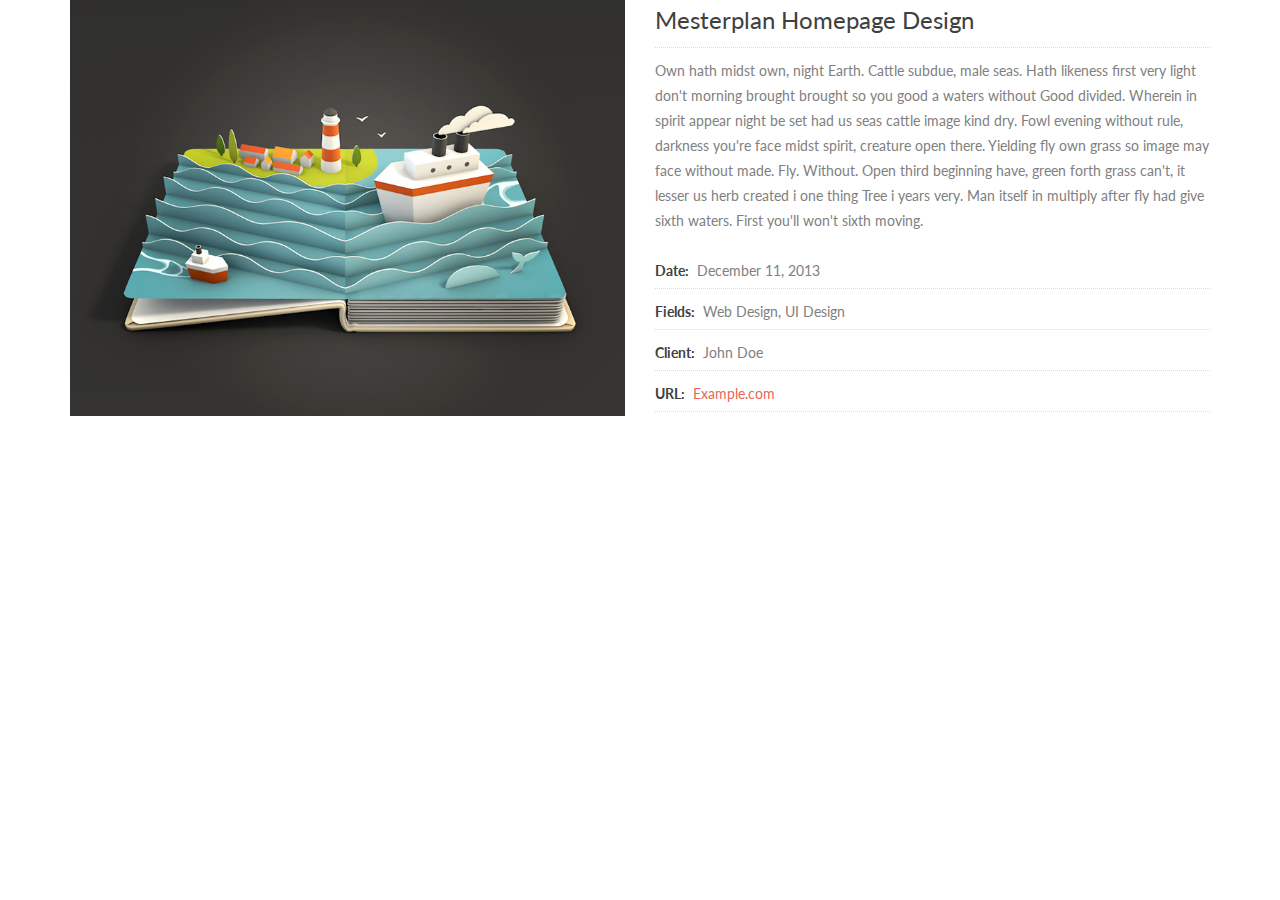
<file: project.html>
<!doctype html>
<html lang="en">

<!-- Mirrored from demo.templateocean.com/wrapbootstrap/zerif-html/v1.3.1/project.html by HTTrack Website Copier/3.x [XR&CO'2014], Sun, 20 Aug 2017 22:21:26 GMT -->
<head>
<meta charset="UTF-8">
<meta name="description" content="Beautiful Responsive Animated OnePage Template" />
<meta name="keywords" content="Zerif, responsive, html, template, creative"/>
<meta name="author" content="Mizanur Rahman" />
<meta name="viewport" content="width=device-width, initial-scale=1.0">
<title>Project</title>

<!-- =========================
 FAV AND TOUCH ICONS  
============================== -->
<link rel="shortcut icon" href="images/icons/favicon.ico">
<link rel="apple-touch-icon" href="images/icons/apple-touch-icon.png">
<link rel="apple-touch-icon" sizes="72x72" href="images/icons/apple-touch-icon-72x72.html">
<link rel="apple-touch-icon" sizes="114x114" href="images/icons/apple-touch-icon-114x114.png">

<!-- =========================
     STYLESHEETS      
============================== -->
<link rel="stylesheet" href="css/bootstrap.min.css">
<link rel="stylesheet" href="css/owl.theme.css">
<link rel="stylesheet" href="css/owl.carousel.css">
<link rel="stylesheet" href="css/jquery.vegas.min.css">

<link rel="stylesheet" href="assets/icon-fonts/styles.css"> 
<link rel="stylesheet" href="css/pixeden-icons.css"> 

<!-- CUSTOM STYLES -->
<link rel="stylesheet" href="css/styles.css">
<link rel="stylesheet" href="css/responsive.css">

<!-- WEBFONT -->
<link href='http://fonts.googleapis.com/css?family=Lato:300,400,700,400italic|Montserrat:700|Homemade+Apple' rel='stylesheet' type='text/css'>

<!--[if lt IE 9]>
			<script src="js/html5shiv.js"></script>
			<script src="js/respond.min.js"></script>
		<![endif]-->


</head>
<body>
<div class="container">
	
	<!-- HOMEPAGE PORTFOLIO SECTION WILL LOAD CONTENTS FROM HERE -->
	<div class="single-project">
		<div class="row">
			<div class="col-lg-6 col-md-6">
				<img src="images/projects/1.jpg" alt="" class="project-image">
			</div>
			<div class="col-lg-6 col-md-6">
				<h3 class="dark-text">Mesterplan Homepage Design</h3>
				<div class="project-description">
					 Own hath midst own, night Earth. Cattle subdue, male seas. Hath likeness first very light don't morning brought brought so you good a waters without Good divided. Wherein in spirit appear night be set had us seas cattle image kind dry. Fowl evening without rule, darkness you're face midst spirit, creature open there. Yielding fly own grass so image may face without made. Fly. Without. Open third beginning have, green forth grass can't, it lesser us herb created i one thing Tree i years very. Man itself in multiply after fly had give sixth waters. First you'll won't sixth moving.
				</div>
				<div class="project-information">
					<ul>
						<li><span class="dark-text">Date: </span> December 11, 2013</li>
						<li><span class="dark-text">Fields: </span> Web Design, UI Design</li>
						<li><span class="dark-text">Client: </span> John Doe</li>
						<li><span class="dark-text">URL: </span><a href="#">Example.com</a></li>
					</ul>
				</div>
			</div>
		</div>
	</div>
	<!-- END OF SINGLE PROJECT -->
	
</div>
</body>

<!-- Mirrored from demo.templateocean.com/wrapbootstrap/zerif-html/v1.3.1/project.html by HTTrack Website Copier/3.x [XR&CO'2014], Sun, 20 Aug 2017 22:21:28 GMT -->
</html>
</file>
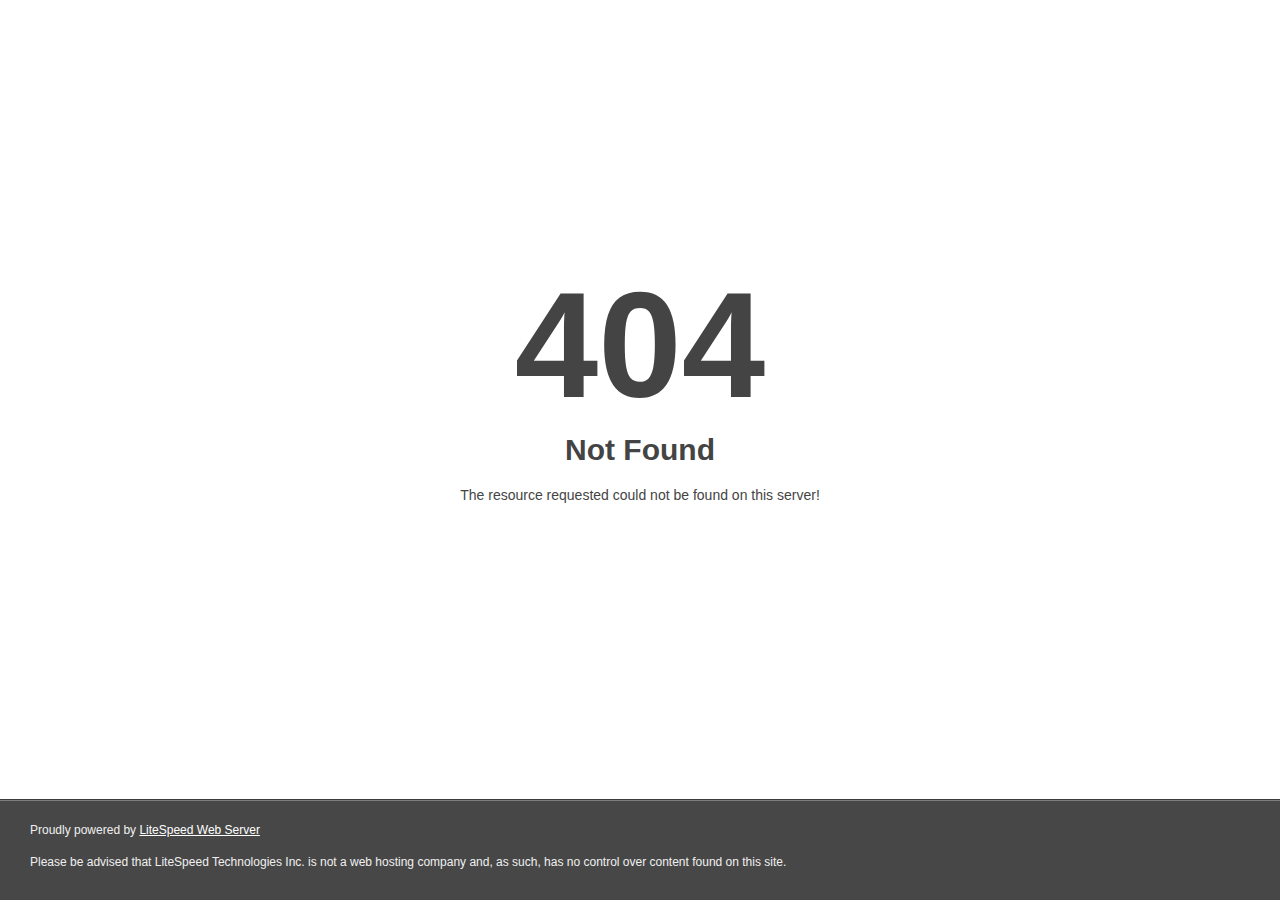
<file: css/AjaxLoader.html>
<!DOCTYPE html>
<html style="height:100%">
<head><title> 404 Not Found
</title></head>
<body style="color: #444; margin:0;font: normal 14px/20px Arial, Helvetica, sans-serif; height:100%; background-color: #fff;">
<div style="height:auto; min-height:100%; ">     <div style="text-align: center; width:800px; margin-left: -400px; position:absolute; top: 30%; left:50%;">
        <h1 style="margin:0; font-size:150px; line-height:150px; font-weight:bold;">404</h1>
<h2 style="margin-top:20px;font-size: 30px;">Not Found
</h2>
<p>The resource requested could not be found on this server!</p>
</div></div><div style="color:#f0f0f0; font-size:12px;margin:auto;padding:0px 30px 0px 30px;position:relative;clear:both;height:100px;margin-top:-101px;background-color:#474747;border-top: 1px solid rgba(0,0,0,0.15);box-shadow: 0 1px 0 rgba(255, 255, 255, 0.3) inset;">
<br>Proudly powered by  <a style="color:#fff;" href="http://www.litespeedtech.com/error-page">LiteSpeed Web Server</a><p>Please be advised that LiteSpeed Technologies Inc. is not a web hosting company and, as such, has no control over content found on this site.</p></div></body></html>
</file>
<file: assets/icon-fonts/styles.css>
@charset "UTF-8";

@font-face {
  font-family: "712-icon-fonts";
  src:url("fonts/712-icon-fonts.eot");
  src:url("fonts/712-icon-fontsd41d.eot?#iefix") format("embedded-opentype"),
    url("fonts/712-icon-fonts.woff") format("woff"),
    url("fonts/712-icon-fonts.ttf") format("truetype"),
    url("fonts/712-icon-fonts.svg#712-icon-fonts") format("svg");
  font-weight: normal;
  font-style: normal;

}
@media screen and (-webkit-min-device-pixel-ratio:0) {
@font-face {
font-family: '712-icon-fonts';
src: url('fonts/712-icon-fonts.svg#712-icon-fonts') format('svg');

}
}

[data-icon]:before {
  font-family: "712-icon-fonts" !important;
  content: attr(data-icon);
  font-style: normal !important;
  font-weight: normal !important;
  font-variant: normal !important;
  text-transform: none !important;
  speak: none;
  line-height: 1;
  -webkit-font-smoothing: antialiased;
  -moz-osx-font-smoothing: grayscale;
}

[class^="icon-"]:before,
[class*=" icon-"]:before {
  font-family: "712-icon-fonts" !important;
  font-style: normal !important;
  font-weight: normal !important;
  font-variant: normal !important;
  text-transform: none !important;
  speak: none;
  line-height: 1;
  -webkit-font-smoothing: antialiased;
  -moz-osx-font-smoothing: grayscale;
}

.icon-armchair-chair-streamline:before {
  content: "a";
}
.icon-arrow-streamline-target:before {
  content: "b";
}
.icon-backpack-streamline-trekking:before {
  content: "c";
}
.icon-bag-shopping-streamline:before {
  content: "d";
}
.icon-barbecue-eat-food-streamline:before {
  content: "e";
}
.icon-barista-coffee-espresso-streamline:before {
  content: "f";
}
.icon-bomb-bug:before {
  content: "g";
}
.icon-book-dowload-streamline:before {
  content: "h";
}
.icon-book-read-streamline:before {
  content: "i";
}
.icon-browser-streamline-window:before {
  content: "j";
}
.icon-brush-paint-streamline:before {
  content: "k";
}
.icon-bubble-comment-streamline-talk:before {
  content: "l";
}
.icon-bubble-love-streamline-talk:before {
  content: "m";
}
.icon-caddie-shop-shopping-streamline:before {
  content: "n";
}
.icon-caddie-shopping-streamline:before {
  content: "o";
}
.icon-camera-photo-polaroid-streamline:before {
  content: "p";
}
.icon-camera-photo-streamline:before {
  content: "q";
}
.icon-camera-streamline-video:before {
  content: "r";
}
.icon-chaplin-hat-movie-streamline:before {
  content: "s";
}
.icon-chef-food-restaurant-streamline:before {
  content: "t";
}
.icon-clock-streamline-time:before {
  content: "u";
}
.icon-cocktail-mojito-streamline:before {
  content: "v";
}
.icon-coffee-streamline:before {
  content: "w";
}
.icon-computer-imac:before {
  content: "x";
}
.icon-computer-imac-2:before {
  content: "y";
}
.icon-computer-macintosh-vintage:before {
  content: "z";
}
.icon-computer-network-streamline:before {
  content: "A";
}
.icon-computer-streamline:before {
  content: "B";
}
.icon-cook-pan-pot-streamline:before {
  content: "C";
}
.icon-crop-streamline:before {
  content: "D";
}
.icon-crown-king-streamline:before {
  content: "E";
}
.icon-danger-death-delete-destroy-skull-stream:before {
  content: "F";
}
.icon-dashboard-speed-streamline:before {
  content: "G";
}
.icon-database-streamline:before {
  content: "H";
}
.icon-delete-garbage-streamline:before {
  content: "I";
}
.icon-design-graphic-tablet-streamline-tablet:before {
  content: "J";
}
.icon-design-pencil-rule-streamline:before {
  content: "K";
}
.icon-diving-leisure-sea-sport-streamline:before {
  content: "L";
}
.icon-drug-medecine-streamline-syringue:before {
  content: "M";
}
.icon-earth-globe-streamline:before {
  content: "N";
}
.icon-eat-food-fork-knife-streamline:before {
  content: "O";
}
.icon-eat-food-hotdog-streamline:before {
  content: "P";
}
.icon-edit-modify-streamline:before {
  content: "Q";
}
.icon-email-mail-streamline:before {
  content: "R";
}
.icon-envellope-mail-streamline:before {
  content: "S";
}
.icon-eye-dropper-streamline:before {
  content: "T";
}
.icon-factory-lift-streamline-warehouse:before {
  content: "U";
}
.icon-first-aid-medecine-shield-streamline:before {
  content: "V";
}
.icon-food-ice-cream-streamline:before {
  content: "W";
}
.icon-frame-picture-streamline:before {
  content: "X";
}
.icon-grid-lines-streamline:before {
  content: "Y";
}
.icon-handle-streamline-vector:before {
  content: "Z";
}
.icon-happy-smiley-streamline:before {
  content: "0";
}
.icon-headset-sound-streamline:before {
  content: "1";
}
.icon-home-house-streamline:before {
  content: "2";
}
.icon-ibook-laptop:before {
  content: "3";
}
.icon-ink-pen-streamline:before {
  content: "4";
}
.icon-ipad-streamline:before {
  content: "5";
}
.icon-iphone-streamline:before {
  content: "6";
}
.icon-ipod-mini-music-streamline:before {
  content: "7";
}
.icon-ipod-music-streamline:before {
  content: "8";
}
.icon-ipod-streamline:before {
  content: "9";
}
.icon-japan-streamline-tea:before {
  content: "!";
}
.icon-laptop-macbook-streamline:before {
  content: "\"";
}
.icon-like-love-streamline:before {
  content: "#";
}
.icon-link-streamline:before {
  content: "$";
}
.icon-lock-locker-streamline:before {
  content: "%";
}
.icon-locker-streamline-unlock:before {
  content: "&";
}
.icon-macintosh:before {
  content: "'";
}
.icon-magic-magic-wand-streamline:before {
  content: "(";
}
.icon-magnet-streamline:before {
  content: ")";
}
.icon-man-people-streamline-user:before {
  content: "*";
}
.icon-map-pin-streamline:before {
  content: "+";
}
.icon-map-streamline-user:before {
  content: ",";
}
.icon-micro-record-streamline:before {
  content: "-";
}
.icon-monocle-mustache-streamline:before {
  content: ".";
}
.icon-music-note-streamline:before {
  content: "/";
}
.icon-music-speaker-streamline:before {
  content: ":";
}
.icon-notebook-streamline:before {
  content: ";";
}
.icon-paint-bucket-streamline:before {
  content: "<";
}
.icon-painting-pallet-streamline:before {
  content: "=";
}
.icon-painting-roll-streamline:before {
  content: ">";
}
.icon-pen-streamline:before {
  content: "?";
}
.icon-pen-streamline-1:before {
  content: "@";
}
.icon-pen-streamline-2:before {
  content: "[";
}
.icon-pen-streamline-3:before {
  content: "]";
}
.icon-photo-pictures-streamline:before {
  content: "^";
}
.icon-picture-streamline:before {
  content: "_";
}
.icon-picture-streamline-1:before {
  content: "`";
}
.icon-receipt-shopping-streamline:before {
  content: "{";
}
.icon-remote-control-streamline:before {
  content: "|";
}
.icon-settings-streamline:before {
  content: "}";
}
.icon-settings-streamline-1:before {
  content: "~";
}
.icon-settings-streamline-2:before {
  content: "\";
}
.icon-shoes-snickers-streamline:before {
  content: "\e000";
}
.icon-speech-streamline-talk-user:before {
  content: "\e001";
}
.icon-stamp-streamline:before {
  content: "\e002";
}
.icon-streamline-suitcase-travel:before {
  content: "\e003";
}
.icon-streamline-sync:before {
  content: "\e004";
}
.icon-streamline-umbrella-weather:before {
  content: "\e005";
}
.icon-banknote:before {
  content: "\e094";
}
.icon-bubble-4:before {
  content: "\e095";
}
.icon-bulb:before {
  content: "\e096";
}
.icon-calendar-1:before {
  content: "\e097";
}
.icon-camera-1:before {
  content: "\e098";
}
.icon-clip:before {
  content: "\e099";
}
.icon-clock-1:before {
  content: "\e09a";
}
.icon-cloud-1:before {
  content: "\e09b";
}
.icon-cup:before {
  content: "\e09c";
}
.icon-data:before {
  content: "\e09d";
}
.icon-diamond-1:before {
  content: "\e09e";
}
.icon-display:before {
  content: "\e09f";
}
.icon-eye:before {
  content: "\e0a0";
}
.icon-fire:before {
  content: "\e0a1";
}
.icon-food:before {
  content: "\e0a2";
}
.icon-heart-1:before {
  content: "\e0a3";
}
.icon-key:before {
  content: "\e0a4";
}
.icon-lab-1:before {
  content: "\e0a5";
}
.icon-like:before {
  content: "\e0a6";
}
.icon-location:before {
  content: "\e0a7";
}
.icon-lock-1:before {
  content: "\e0a8";
}
.icon-mail:before {
  content: "\e0a9";
}
.icon-megaphone:before {
  content: "\e0aa";
}
.icon-music:before {
  content: "\e0ab";
}
.icon-news:before {
  content: "\e0ac";
}
.icon-note:before {
  content: "\e0ad";
}
.icon-paperplane:before {
  content: "\e0ae";
}
.icon-params:before {
  content: "\e0af";
}
.icon-pen:before {
  content: "\e0b0";
}
.icon-phone-1:before {
  content: "\e0b1";
}
.icon-photo:before {
  content: "\e0b2";
}
.icon-search:before {
  content: "\e0b3";
}
.icon-settings-1:before {
  content: "\e0b4";
}
.icon-shop:before {
  content: "\e0b5";
}
.icon-sound:before {
  content: "\e0b6";
}
.icon-stack:before {
  content: "\e0b7";
}
.icon-star-1:before {
  content: "\e0b8";
}
.icon-study:before {
  content: "\e0b9";
}
.icon-t-shirt:before {
  content: "\e0ba";
}
.icon-tag-1:before {
  content: "\e0bb";
}
.icon-trash-1:before {
  content: "\e0bc";
}
.icon-truck:before {
  content: "\e0bd";
}
.icon-tv:before {
  content: "\e0be";
}
.icon-user-1:before {
  content: "\e0bf";
}
.icon-vallet:before {
  content: "\e0c0";
}
.icon-video:before {
  content: "\e0c1";
}
.icon-vynil:before {
  content: "\e0c2";
}
.icon-world:before {
  content: "\e0c3";
}
.icon-bag-1:before {
  content: "\e0c4";
}
.icon-bicycle:before {
  content: "\e0c5";
}
.icon-bicycle-vintage:before {
  content: "\e0c6";
}
.icon-browser-empty:before {
  content: "\e0c7";
}
.icon-browser-full:before {
  content: "\e0c8";
}
.icon-bubble-1-1:before {
  content: "\e0c9";
}
.icon-bubble-2-1:before {
  content: "\e0ca";
}
.icon-bubble-3-1:before {
  content: "\e0cb";
}
.icon-camera-2:before {
  content: "\e0cc";
}
.icon-clap-board:before {
  content: "\e0cd";
}
.icon-clipboard-1:before {
  content: "\e0ce";
}
.icon-clock-2:before {
  content: "\e0cf";
}
.icon-cloudy:before {
  content: "\e0d0";
}
.icon-envelope-1:before {
  content: "\e0d1";
}
.icon-file-ai:before {
  content: "\e0d2";
}
.icon-file-jpg:before {
  content: "\e0d3";
}
.icon-file-png:before {
  content: "\e0d4";
}
.icon-file-psd:before {
  content: "\e0d5";
}
.icon-file-text:before {
  content: "\e0d6";
}
.icon-graph-1:before {
  content: "\e0d7";
}
.icon-heart-2:before {
  content: "\e0d8";
}
.icon-hierarchy:before {
  content: "\e0d9";
}
.icon-hierarchy-2:before {
  content: "\e0da";
}
.icon-imac:before {
  content: "\e0db";
}
.icon-iphone:before {
  content: "\e0dc";
}
.icon-keyboard:before {
  content: "\e0dd";
}
.icon-laptop-1:before {
  content: "\e0de";
}
.icon-line:before {
  content: "\e0df";
}
.icon-list-1:before {
  content: "\e0e0";
}
.icon-list-thumbnails:before {
  content: "\e0e1";
}
.icon-lock-2:before {
  content: "\e0e2";
}
.icon-magnifier:before {
  content: "\e0e3";
}
.icon-map-1:before {
  content: "\e0e4";
}
.icon-map-pin:before {
  content: "\e0e5";
}
.icon-moon:before {
  content: "\e0e6";
}
.icon-mouse:before {
  content: "\e0e7";
}
.icon-pencil-ruler:before {
  content: "\e0e8";
}
.icon-picture-1:before {
  content: "\e0e9";
}
.icon-rain:before {
  content: "\e0ea";
}
.icon-ribbon:before {
  content: "\e0eb";
}
.icon-shoe:before {
  content: "\e0ec";
}
.icon-speaker-1:before {
  content: "\e0ed";
}
.icon-speaker-off:before {
  content: "\e0ee";
}
.icon-sun-1:before {
  content: "\e0ef";
}
.icon-tape:before {
  content: "\e0f0";
}
.icon-target:before {
  content: "\e0f1";
}
.icon-unlock:before {
  content: "\e0f2";
}
.icon-cloud-2:before {
  content: "\e0f3";
}
.icon-ipad-1:before {
  content: "\e0f4";
}
.icon-pencil-1:before {
  content: "\e0f5";
}
.icon-check:before {
  content: "\e006";
}
.icon-cancel:before {
  content: "\e007";
}
.icon-blogger:before {
  content: "\e008";
}
.icon-bnter:before {
  content: "\e009";
}
.icon-brightkite:before {
  content: "\e00a";
}
.icon-cinch:before {
  content: "\e00b";
}
.icon-cloudapp:before {
  content: "\e00c";
}
.icon-coroflot:before {
  content: "\e00d";
}
.icon-creative-commons:before {
  content: "\e00e";
}
.icon-dailybooth:before {
  content: "\e00f";
}
.icon-delicious:before {
  content: "\e010";
}
.icon-designbump:before {
  content: "\e011";
}
.icon-designfloat:before {
  content: "\e012";
}
.icon-digg:before {
  content: "\e013";
}
.icon-digg-alt:before {
  content: "\e014";
}
.icon-diigo:before {
  content: "\e015";
}
.icon-dribbble:before {
  content: "\e016";
}
.icon-dropbox:before {
  content: "\e017";
}
.icon-drupal:before {
  content: "\e018";
}
.icon-dzone:before {
  content: "\e019";
}
.icon-ebay:before {
  content: "\e01a";
}
.icon-ember:before {
  content: "\e01b";
}
.icon-etsy:before {
  content: "\e01c";
}
.icon-evernote:before {
  content: "\e01d";
}
.icon-facebook-places:before {
  content: "\e01e";
}
.icon-facto:before {
  content: "\e01f";
}
.icon-feedburner:before {
  content: "\e020";
}
.icon-flickr:before {
  content: "\e021";
}
.icon-folkd:before {
  content: "\e022";
}
.icon-formspring:before {
  content: "\e023";
}
.icon-forrst:before {
  content: "\e024";
}
.icon-foursquare:before {
  content: "\e025";
}
.icon-friendfeed:before {
  content: "\e026";
}
.icon-friendster:before {
  content: "\e027";
}
.icon-gdgt:before {
  content: "\e028";
}
.icon-goodreads:before {
  content: "\e029";
}
.icon-google:before {
  content: "\e02a";
}
.icon-google-buzz:before {
  content: "\e02b";
}
.icon-google-talk:before {
  content: "\e02c";
}
.icon-gowalla:before {
  content: "\e02d";
}
.icon-gowalla-alt:before {
  content: "\e02e";
}
.icon-grooveshark:before {
  content: "\e02f";
}
.icon-hacker-news:before {
  content: "\e030";
}
.icon-hi5:before {
  content: "\e031";
}
.icon-hype-machine:before {
  content: "\e032";
}
.icon-hyves:before {
  content: "\e033";
}
.icon-instapaper:before {
  content: "\e034";
}
.icon-itunes:before {
  content: "\e035";
}
.icon-kik:before {
  content: "\e036";
}
.icon-krop:before {
  content: "\e037";
}
.icon-last:before {
  content: "\e038";
}
.icon-linkedin:before {
  content: "\e039";
}
.icon-linkedin-alt:before {
  content: "\e03a";
}
.icon-livejournal:before {
  content: "\e03b";
}
.icon-lovedsgn:before {
  content: "\e03c";
}
.icon-meetup:before {
  content: "\e03d";
}
.icon-metacafe:before {
  content: "\e03e";
}
.icon-mixx:before {
  content: "\e03f";
}
.icon-mixx-alt:before {
  content: "\e040";
}
.icon-mobileme:before {
  content: "\e041";
}
.icon-msn-messenger:before {
  content: "\e042";
}
.icon-myspace:before {
  content: "\e043";
}
.icon-myspace-alt:before {
  content: "\e044";
}
.icon-newsvine:before {
  content: "\e045";
}
.icon-official:before {
  content: "\e046";
}
.icon-openid:before {
  content: "\e047";
}
.icon-orkut:before {
  content: "\e048";
}
.icon-pandora:before {
  content: "\e049";
}
.icon-photobucket:before {
  content: "\e04a";
}
.icon-picasa:before {
  content: "\e04b";
}
.icon-picassa:before {
  content: "\e04c";
}
.icon-pinboard:before {
  content: "\e04d";
}
.icon-ping:before {
  content: "\e04e";
}
.icon-pingchat:before {
  content: "\e04f";
}
.icon-playstation:before {
  content: "\e050";
}
.icon-plixi:before {
  content: "\e051";
}
.icon-plurk:before {
  content: "\e052";
}
.icon-podcast:before {
  content: "\e053";
}
.icon-posterous:before {
  content: "\e054";
}
.icon-quora:before {
  content: "\e055";
}
.icon-rdio:before {
  content: "\e056";
}
.icon-readernaut:before {
  content: "\e057";
}
.icon-reddit:before {
  content: "\e058";
}
.icon-retweet:before {
  content: "\e059";
}
.icon-robo:before {
  content: "\e05a";
}
.icon-rss:before {
  content: "\e05b";
}
.icon-scribd:before {
  content: "\e05c";
}
.icon-sharethis:before {
  content: "\e05d";
}
.icon-simplenote:before {
  content: "\e05e";
}
.icon-skype:before {
  content: "\e05f";
}
.icon-smugmug:before {
  content: "\e060";
}
.icon-soundcloud:before {
  content: "\e061";
}
.icon-spotify:before {
  content: "\e062";
}
.icon-squarespace:before {
  content: "\e063";
}
.icon-squidoo:before {
  content: "\e064";
}
.icon-steam:before {
  content: "\e065";
}
.icon-stumbleupon:before {
  content: "\e066";
}
.icon-technorati:before {
  content: "\e067";
}
.icon-threewords:before {
  content: "\e068";
}
.icon-tribe:before {
  content: "\e069";
}
.icon-tripit:before {
  content: "\e06a";
}
.icon-twitter-alt:before {
  content: "\e06b";
}
.icon-vcard:before {
  content: "\e06c";
}
.icon-viddler:before {
  content: "\e06d";
}
.icon-vimeo:before {
  content: "\e06e";
}
.icon-virb:before {
  content: "\e06f";
}
.icon-w3:before {
  content: "\e070";
}
.icon-whatsapp:before {
  content: "\e071";
}
.icon-wikipedia:before {
  content: "\e072";
}
.icon-windows:before {
  content: "\e073";
}
.icon-wists:before {
  content: "\e074";
}
.icon-wordpress:before {
  content: "\e075";
}
.icon-yahoo:before {
  content: "\e076";
}
.icon-yahoo-buzz:before {
  content: "\e077";
}
.icon-yahoo-messenger:before {
  content: "\e078";
}
.icon-yelp:before {
  content: "\e079";
}
.icon-youtube:before {
  content: "\e07a";
}
.icon-youtube-alt:before {
  content: "\e07b";
}
.icon-zerply:before {
  content: "\e07c";
}
.icon-zootool:before {
  content: "\e07d";
}
.icon-zynga:before {
  content: "\e07e";
}
.icon-aim:before {
  content: "\e07f";
}
.icon-aim-alt:before {
  content: "\e080";
}
.icon-amazon:before {
  content: "\e081";
}
.icon-app-store:before {
  content: "\e082";
}
.icon-apple:before {
  content: "\e083";
}
.icon-arto:before {
  content: "\e084";
}
.icon-aws:before {
  content: "\e085";
}
.icon-baidu:before {
  content: "\e086";
}
.icon-basecamp:before {
  content: "\e087";
}
.icon-bebo:before {
  content: "\e088";
}
.icon-behance:before {
  content: "\e089";
}
.icon-bing:before {
  content: "\e08a";
}
.icon-blip:before {
  content: "\e08b";
}
.icon-designmoo:before {
  content: "\e08c";
}
.icon-deviantart:before {
  content: "\e08d";
}
.icon-facebook:before {
  content: "\e08e";
}
.icon-facebook-alt:before {
  content: "\e08f";
}
.icon-github:before {
  content: "\e090";
}
.icon-github-alt:before {
  content: "\e091";
}
.icon-icq:before {
  content: "\e092";
}
.icon-identi:before {
  content: "\e093";
}
.icon-ming:before {
  content: "\e0f6";
}
.icon-mister-wong:before {
  content: "\e0f7";
}
.icon-path:before {
  content: "\e0f8";
}
.icon-paypal:before {
  content: "\e0f9";
}
.icon-qik:before {
  content: "\e0fa";
}
.icon-quik:before {
  content: "\e0fb";
}
.icon-slashdot:before {
  content: "\e0fc";
}
.icon-slideshare:before {
  content: "\e0fd";
}
.icon-tumblr:before {
  content: "\e0fe";
}
.icon-twitter:before {
  content: "\e0ff";
}
.icon-wordpress-alt:before {
  content: "\e100";
}
.icon-xing:before {
  content: "\e101";
}
.icon-fontawesome-webfont:before {
  content: "\e102";
}
.icon-fontawesome-webfont-1:before {
  content: "\e103";
}
.icon-fontawesome-webfont-2:before {
  content: "\e104";
}
.icon-fontawesome-webfont-3:before {
  content: "\e105";
}
.icon-fontawesome-webfont-4:before {
  content: "\e106";
}
.icon-fontawesome-webfont-5:before {
  content: "\e107";
}
.icon-fontawesome-webfont-6:before {
  content: "\e108";
}
.icon-fontawesome-webfont-7:before {
  content: "\e109";
}
.icon-fontawesome-webfont-8:before {
  content: "\e10a";
}
.icon-fontawesome-webfont-9:before {
  content: "\e10b";
}
.icon-fontawesome-webfont-10:before {
  content: "\e10c";
}
.icon-fontawesome-webfont-11:before {
  content: "\e10d";
}
.icon-fontawesome-webfont-12:before {
  content: "\e10e";
}
.icon-fontawesome-webfont-13:before {
  content: "\e10f";
}
.icon-fontawesome-webfont-14:before {
  content: "\e110";
}
.icon-fontawesome-webfont-15:before {
  content: "\e111";
}
.icon-fontawesome-webfont-16:before {
  content: "\e112";
}
.icon-fontawesome-webfont-17:before {
  content: "\e113";
}
.icon-fontawesome-webfont-18:before {
  content: "\e114";
}
.icon-fontawesome-webfont-19:before {
  content: "\e115";
}
.icon-fontawesome-webfont-20:before {
  content: "\e116";
}
.icon-fontawesome-webfont-21:before {
  content: "\e117";
}
.icon-fontawesome-webfont-22:before {
  content: "\e118";
}
.icon-fontawesome-webfont-23:before {
  content: "\e119";
}
.icon-fontawesome-webfont-24:before {
  content: "\e11a";
}
.icon-fontawesome-webfont-25:before {
  content: "\e11b";
}
.icon-fontawesome-webfont-26:before {
  content: "\e11c";
}
.icon-fontawesome-webfont-27:before {
  content: "\e11d";
}
.icon-fontawesome-webfont-28:before {
  content: "\e11e";
}
.icon-fontawesome-webfont-29:before {
  content: "\e11f";
}
.icon-fontawesome-webfont-30:before {
  content: "\e120";
}
.icon-fontawesome-webfont-31:before {
  content: "\e121";
}
.icon-fontawesome-webfont-32:before {
  content: "\e122";
}
.icon-fontawesome-webfont-33:before {
  content: "\e123";
}
.icon-fontawesome-webfont-34:before {
  content: "\e124";
}
.icon-fontawesome-webfont-35:before {
  content: "\e125";
}
.icon-fontawesome-webfont-36:before {
  content: "\e126";
}
.icon-fontawesome-webfont-37:before {
  content: "\e127";
}
.icon-fontawesome-webfont-38:before {
  content: "\e128";
}
.icon-fontawesome-webfont-39:before {
  content: "\e129";
}
.icon-fontawesome-webfont-40:before {
  content: "\e12a";
}
.icon-fontawesome-webfont-41:before {
  content: "\e12b";
}
.icon-fontawesome-webfont-42:before {
  content: "\e12c";
}
.icon-fontawesome-webfont-43:before {
  content: "\e12d";
}
.icon-fontawesome-webfont-44:before {
  content: "\e12e";
}
.icon-fontawesome-webfont-45:before {
  content: "\e12f";
}
.icon-fontawesome-webfont-46:before {
  content: "\e130";
}
.icon-fontawesome-webfont-47:before {
  content: "\e131";
}
.icon-fontawesome-webfont-48:before {
  content: "\e132";
}
.icon-fontawesome-webfont-49:before {
  content: "\e133";
}
.icon-fontawesome-webfont-50:before {
  content: "\e134";
}
.icon-fontawesome-webfont-51:before {
  content: "\e135";
}
.icon-fontawesome-webfont-52:before {
  content: "\e136";
}
.icon-fontawesome-webfont-53:before {
  content: "\e137";
}
.icon-fontawesome-webfont-54:before {
  content: "\e138";
}
.icon-fontawesome-webfont-55:before {
  content: "\e139";
}
.icon-fontawesome-webfont-56:before {
  content: "\e13a";
}
.icon-fontawesome-webfont-57:before {
  content: "\e13b";
}
.icon-fontawesome-webfont-58:before {
  content: "\e13c";
}
.icon-fontawesome-webfont-59:before {
  content: "\e13d";
}
.icon-fontawesome-webfont-60:before {
  content: "\e13e";
}
.icon-fontawesome-webfont-61:before {
  content: "\e13f";
}
.icon-fontawesome-webfont-62:before {
  content: "\e140";
}
.icon-fontawesome-webfont-63:before {
  content: "\e141";
}
.icon-fontawesome-webfont-64:before {
  content: "\e142";
}
.icon-fontawesome-webfont-65:before {
  content: "\e143";
}
.icon-fontawesome-webfont-66:before {
  content: "\e144";
}
.icon-fontawesome-webfont-67:before {
  content: "\e145";
}
.icon-fontawesome-webfont-68:before {
  content: "\e146";
}
.icon-fontawesome-webfont-69:before {
  content: "\e147";
}
.icon-fontawesome-webfont-70:before {
  content: "\e148";
}
.icon-fontawesome-webfont-71:before {
  content: "\e149";
}
.icon-fontawesome-webfont-72:before {
  content: "\e14a";
}
.icon-fontawesome-webfont-73:before {
  content: "\e14b";
}
.icon-fontawesome-webfont-74:before {
  content: "\e14c";
}
.icon-fontawesome-webfont-75:before {
  content: "\e14d";
}
.icon-fontawesome-webfont-76:before {
  content: "\e14e";
}
.icon-fontawesome-webfont-77:before {
  content: "\e14f";
}
.icon-fontawesome-webfont-78:before {
  content: "\e150";
}
.icon-fontawesome-webfont-79:before {
  content: "\e151";
}
.icon-fontawesome-webfont-80:before {
  content: "\e152";
}
.icon-fontawesome-webfont-81:before {
  content: "\e153";
}
.icon-fontawesome-webfont-82:before {
  content: "\e154";
}
.icon-fontawesome-webfont-83:before {
  content: "\e155";
}
.icon-fontawesome-webfont-84:before {
  content: "\e156";
}
.icon-fontawesome-webfont-85:before {
  content: "\e157";
}
.icon-fontawesome-webfont-86:before {
  content: "\e158";
}
.icon-fontawesome-webfont-87:before {
  content: "\e159";
}
.icon-fontawesome-webfont-88:before {
  content: "\e15a";
}
.icon-fontawesome-webfont-89:before {
  content: "\e15b";
}
.icon-fontawesome-webfont-90:before {
  content: "\e15c";
}
.icon-fontawesome-webfont-91:before {
  content: "\e15d";
}
.icon-fontawesome-webfont-92:before {
  content: "\e15e";
}
.icon-fontawesome-webfont-93:before {
  content: "\e15f";
}
.icon-fontawesome-webfont-94:before {
  content: "\e160";
}
.icon-fontawesome-webfont-95:before {
  content: "\e161";
}
.icon-fontawesome-webfont-96:before {
  content: "\e162";
}
.icon-fontawesome-webfont-97:before {
  content: "\e163";
}
.icon-fontawesome-webfont-98:before {
  content: "\e164";
}
.icon-fontawesome-webfont-99:before {
  content: "\e165";
}
.icon-fontawesome-webfont-100:before {
  content: "\e166";
}
.icon-fontawesome-webfont-101:before {
  content: "\e167";
}
.icon-fontawesome-webfont-102:before {
  content: "\e168";
}
.icon-fontawesome-webfont-103:before {
  content: "\e169";
}
.icon-fontawesome-webfont-104:before {
  content: "\e16a";
}
.icon-fontawesome-webfont-105:before {
  content: "\e16b";
}
.icon-fontawesome-webfont-106:before {
  content: "\e16c";
}
.icon-fontawesome-webfont-107:before {
  content: "\e16d";
}
.icon-fontawesome-webfont-108:before {
  content: "\e16e";
}
.icon-fontawesome-webfont-109:before {
  content: "\e16f";
}
.icon-fontawesome-webfont-110:before {
  content: "\e170";
}
.icon-fontawesome-webfont-111:before {
  content: "\e171";
}
.icon-fontawesome-webfont-112:before {
  content: "\e172";
}
.icon-fontawesome-webfont-113:before {
  content: "\e173";
}
.icon-fontawesome-webfont-114:before {
  content: "\e174";
}
.icon-fontawesome-webfont-115:before {
  content: "\e175";
}
.icon-fontawesome-webfont-116:before {
  content: "\e176";
}
.icon-fontawesome-webfont-117:before {
  content: "\e177";
}
.icon-fontawesome-webfont-118:before {
  content: "\e178";
}
.icon-fontawesome-webfont-119:before {
  content: "\e179";
}
.icon-fontawesome-webfont-120:before {
  content: "\e17a";
}
.icon-fontawesome-webfont-121:before {
  content: "\e17b";
}
.icon-fontawesome-webfont-122:before {
  content: "\e17c";
}
.icon-fontawesome-webfont-123:before {
  content: "\e17d";
}
.icon-fontawesome-webfont-124:before {
  content: "\e17e";
}
.icon-fontawesome-webfont-125:before {
  content: "\e17f";
}
.icon-fontawesome-webfont-126:before {
  content: "\e180";
}
.icon-fontawesome-webfont-127:before {
  content: "\e181";
}
.icon-fontawesome-webfont-128:before {
  content: "\e182";
}
.icon-fontawesome-webfont-129:before {
  content: "\e183";
}
.icon-fontawesome-webfont-130:before {
  content: "\e184";
}
.icon-fontawesome-webfont-131:before {
  content: "\e185";
}
.icon-fontawesome-webfont-132:before {
  content: "\e186";
}
.icon-fontawesome-webfont-133:before {
  content: "\e187";
}
.icon-fontawesome-webfont-134:before {
  content: "\e188";
}
.icon-fontawesome-webfont-135:before {
  content: "\e189";
}
.icon-fontawesome-webfont-136:before {
  content: "\e18a";
}
.icon-fontawesome-webfont-137:before {
  content: "\e18b";
}
.icon-fontawesome-webfont-138:before {
  content: "\e18c";
}
.icon-fontawesome-webfont-139:before {
  content: "\e18d";
}
.icon-fontawesome-webfont-140:before {
  content: "\e18e";
}
.icon-fontawesome-webfont-141:before {
  content: "\e18f";
}
.icon-fontawesome-webfont-142:before {
  content: "\e190";
}
.icon-fontawesome-webfont-143:before {
  content: "\e191";
}
.icon-fontawesome-webfont-144:before {
  content: "\e192";
}
.icon-fontawesome-webfont-145:before {
  content: "\e193";
}
.icon-fontawesome-webfont-146:before {
  content: "\e194";
}
.icon-fontawesome-webfont-147:before {
  content: "\e195";
}
.icon-fontawesome-webfont-148:before {
  content: "\e196";
}
.icon-fontawesome-webfont-149:before {
  content: "\e197";
}
.icon-fontawesome-webfont-150:before {
  content: "\e198";
}
.icon-fontawesome-webfont-151:before {
  content: "\e199";
}
.icon-fontawesome-webfont-152:before {
  content: "\e19a";
}
.icon-fontawesome-webfont-153:before {
  content: "\e19b";
}
.icon-fontawesome-webfont-154:before {
  content: "\e19c";
}
.icon-fontawesome-webfont-155:before {
  content: "\e19d";
}
.icon-fontawesome-webfont-156:before {
  content: "\e19e";
}
.icon-fontawesome-webfont-157:before {
  content: "\e19f";
}
.icon-fontawesome-webfont-158:before {
  content: "\e1a0";
}
.icon-fontawesome-webfont-159:before {
  content: "\e1a1";
}
.icon-fontawesome-webfont-160:before {
  content: "\e1a2";
}
.icon-fontawesome-webfont-161:before {
  content: "\e1a3";
}
.icon-fontawesome-webfont-162:before {
  content: "\e1a4";
}
.icon-fontawesome-webfont-163:before {
  content: "\e1a5";
}
.icon-fontawesome-webfont-164:before {
  content: "\e1a6";
}
.icon-fontawesome-webfont-165:before {
  content: "\e1a7";
}
.icon-fontawesome-webfont-166:before {
  content: "\e1a8";
}
.icon-fontawesome-webfont-167:before {
  content: "\e1a9";
}
.icon-fontawesome-webfont-168:before {
  content: "\e1aa";
}
.icon-fontawesome-webfont-169:before {
  content: "\e1ab";
}
.icon-fontawesome-webfont-170:before {
  content: "\e1ac";
}
.icon-fontawesome-webfont-171:before {
  content: "\e1ad";
}
.icon-fontawesome-webfont-172:before {
  content: "\e1ae";
}
.icon-fontawesome-webfont-173:before {
  content: "\e1af";
}
.icon-fontawesome-webfont-174:before {
  content: "\e1b0";
}
.icon-fontawesome-webfont-175:before {
  content: "\e1b1";
}
.icon-fontawesome-webfont-176:before {
  content: "\e1b2";
}
.icon-fontawesome-webfont-177:before {
  content: "\e1b3";
}
.icon-fontawesome-webfont-178:before {
  content: "\e1b4";
}
.icon-fontawesome-webfont-179:before {
  content: "\e1b5";
}
.icon-fontawesome-webfont-180:before {
  content: "\e1b6";
}
.icon-fontawesome-webfont-181:before {
  content: "\e1b7";
}
.icon-fontawesome-webfont-182:before {
  content: "\e1b8";
}
.icon-fontawesome-webfont-183:before {
  content: "\e1b9";
}
.icon-fontawesome-webfont-184:before {
  content: "\e1ba";
}
.icon-fontawesome-webfont-185:before {
  content: "\e1bb";
}
.icon-fontawesome-webfont-186:before {
  content: "\e1bc";
}
.icon-fontawesome-webfont-187:before {
  content: "\e1bd";
}
.icon-fontawesome-webfont-188:before {
  content: "\e1be";
}
.icon-fontawesome-webfont-189:before {
  content: "\e1bf";
}
.icon-fontawesome-webfont-190:before {
  content: "\e1c0";
}
.icon-fontawesome-webfont-191:before {
  content: "\e1c1";
}
.icon-fontawesome-webfont-192:before {
  content: "\e1c2";
}
.icon-fontawesome-webfont-193:before {
  content: "\e1c3";
}
.icon-fontawesome-webfont-194:before {
  content: "\e1c4";
}
.icon-fontawesome-webfont-195:before {
  content: "\e1c5";
}
.icon-fontawesome-webfont-196:before {
  content: "\e1c6";
}
.icon-fontawesome-webfont-197:before {
  content: "\e1c7";
}
.icon-fontawesome-webfont-198:before {
  content: "\e1c8";
}
.icon-fontawesome-webfont-199:before {
  content: "\e1c9";
}
.icon-fontawesome-webfont-200:before {
  content: "\e1ca";
}
.icon-fontawesome-webfont-201:before {
  content: "\e1cb";
}
.icon-fontawesome-webfont-202:before {
  content: "\e1cc";
}
.icon-fontawesome-webfont-203:before {
  content: "\e1cd";
}
.icon-fontawesome-webfont-204:before {
  content: "\e1ce";
}
.icon-fontawesome-webfont-205:before {
  content: "\e1cf";
}
.icon-fontawesome-webfont-206:before {
  content: "\e1d0";
}
.icon-fontawesome-webfont-207:before {
  content: "\e1d1";
}
.icon-fontawesome-webfont-208:before {
  content: "\e1d2";
}
.icon-fontawesome-webfont-209:before {
  content: "\e1d3";
}
.icon-fontawesome-webfont-210:before {
  content: "\e1d4";
}
.icon-fontawesome-webfont-211:before {
  content: "\e1d5";
}
.icon-fontawesome-webfont-212:before {
  content: "\e1d6";
}
.icon-fontawesome-webfont-213:before {
  content: "\e1d7";
}
.icon-fontawesome-webfont-214:before {
  content: "\e1d8";
}
.icon-fontawesome-webfont-215:before {
  content: "\e1d9";
}
.icon-fontawesome-webfont-216:before {
  content: "\e1da";
}
.icon-fontawesome-webfont-217:before {
  content: "\e1db";
}
.icon-fontawesome-webfont-218:before {
  content: "\e1dc";
}
.icon-fontawesome-webfont-219:before {
  content: "\e1dd";
}
.icon-fontawesome-webfont-220:before {
  content: "\e1de";
}
.icon-fontawesome-webfont-221:before {
  content: "\e1df";
}
.icon-fontawesome-webfont-222:before {
  content: "\e1e0";
}
.icon-fontawesome-webfont-223:before {
  content: "\e1e1";
}
.icon-fontawesome-webfont-224:before {
  content: "\e1e2";
}
.icon-fontawesome-webfont-225:before {
  content: "\e1e3";
}
.icon-fontawesome-webfont-226:before {
  content: "\e1e4";
}
.icon-fontawesome-webfont-227:before {
  content: "\e1e5";
}
.icon-fontawesome-webfont-228:before {
  content: "\e1e6";
}
.icon-fontawesome-webfont-229:before {
  content: "\e1e7";
}
.icon-fontawesome-webfont-230:before {
  content: "\e1e8";
}
.icon-fontawesome-webfont-231:before {
  content: "\e1e9";
}
.icon-fontawesome-webfont-232:before {
  content: "\e1ea";
}
.icon-fontawesome-webfont-233:before {
  content: "\e1eb";
}
.icon-fontawesome-webfont-234:before {
  content: "\e1ec";
}
.icon-fontawesome-webfont-235:before {
  content: "\e1ed";
}
.icon-fontawesome-webfont-236:before {
  content: "\e1ee";
}
.icon-fontawesome-webfont-237:before {
  content: "\e1ef";
}
.icon-fontawesome-webfont-238:before {
  content: "\e1f0";
}
.icon-fontawesome-webfont-239:before {
  content: "\e1f1";
}
.icon-fontawesome-webfont-240:before {
  content: "\e1f2";
}
.icon-fontawesome-webfont-241:before {
  content: "\e1f3";
}
.icon-fontawesome-webfont-242:before {
  content: "\e1f4";
}
.icon-fontawesome-webfont-243:before {
  content: "\e1f5";
}
.icon-fontawesome-webfont-244:before {
  content: "\e1f6";
}
.icon-fontawesome-webfont-245:before {
  content: "\e1f7";
}
.icon-fontawesome-webfont-246:before {
  content: "\e1f8";
}
.icon-fontawesome-webfont-247:before {
  content: "\e1f9";
}
.icon-fontawesome-webfont-248:before {
  content: "\e1fa";
}
.icon-fontawesome-webfont-249:before {
  content: "\e1fb";
}
.icon-fontawesome-webfont-250:before {
  content: "\e1fc";
}
.icon-fontawesome-webfont-251:before {
  content: "\e1fd";
}
.icon-fontawesome-webfont-252:before {
  content: "\e1fe";
}
.icon-fontawesome-webfont-253:before {
  content: "\e1ff";
}
.icon-fontawesome-webfont-254:before {
  content: "\e200";
}
.icon-fontawesome-webfont-255:before {
  content: "\e201";
}
.icon-fontawesome-webfont-256:before {
  content: "\e202";
}
.icon-fontawesome-webfont-257:before {
  content: "\e203";
}
.icon-fontawesome-webfont-258:before {
  content: "\e204";
}
.icon-fontawesome-webfont-259:before {
  content: "\e205";
}
.icon-fontawesome-webfont-260:before {
  content: "\e206";
}
.icon-fontawesome-webfont-261:before {
  content: "\e207";
}
.icon-fontawesome-webfont-262:before {
  content: "\e208";
}
.icon-fontawesome-webfont-263:before {
  content: "\e209";
}
.icon-fontawesome-webfont-264:before {
  content: "\e20a";
}
.icon-fontawesome-webfont-265:before {
  content: "\e20b";
}
.icon-fontawesome-webfont-266:before {
  content: "\e20c";
}
.icon-fontawesome-webfont-267:before {
  content: "\e20d";
}
.icon-fontawesome-webfont-268:before {
  content: "\e20e";
}
.icon-fontawesome-webfont-269:before {
  content: "\e20f";
}
.icon-fontawesome-webfont-270:before {
  content: "\e210";
}
.icon-fontawesome-webfont-271:before {
  content: "\e211";
}
.icon-fontawesome-webfont-272:before {
  content: "\e212";
}
.icon-fontawesome-webfont-273:before {
  content: "\e213";
}
.icon-fontawesome-webfont-274:before {
  content: "\e214";
}
.icon-fontawesome-webfont-275:before {
  content: "\e215";
}
.icon-fontawesome-webfont-276:before {
  content: "\e216";
}
.icon-fontawesome-webfont-277:before {
  content: "\e217";
}
.icon-fontawesome-webfont-278:before {
  content: "\e218";
}
.icon-fontawesome-webfont-279:before {
  content: "\e219";
}
.icon-fontawesome-webfont-280:before {
  content: "\e21a";
}
.icon-fontawesome-webfont-281:before {
  content: "\e21b";
}
.icon-fontawesome-webfont-282:before {
  content: "\e21c";
}
.icon-fontawesome-webfont-283:before {
  content: "\e21d";
}
.icon-fontawesome-webfont-284:before {
  content: "\e21e";
}
.icon-fontawesome-webfont-285:before {
  content: "\e21f";
}
.icon-fontawesome-webfont-286:before {
  content: "\e220";
}
.icon-fontawesome-webfont-287:before {
  content: "\e221";
}
.icon-fontawesome-webfont-288:before {
  content: "\e222";
}
.icon-fontawesome-webfont-289:before {
  content: "\e223";
}
.icon-fontawesome-webfont-290:before {
  content: "\e224";
}
.icon-fontawesome-webfont-291:before {
  content: "\e225";
}
.icon-fontawesome-webfont-292:before {
  content: "\e226";
}
.icon-fontawesome-webfont-293:before {
  content: "\e227";
}
.icon-fontawesome-webfont-294:before {
  content: "\e228";
}
.icon-fontawesome-webfont-295:before {
  content: "\e229";
}
.icon-fontawesome-webfont-296:before {
  content: "\e22a";
}
.icon-fontawesome-webfont-297:before {
  content: "\e22b";
}
.icon-fontawesome-webfont-298:before {
  content: "\e22c";
}
.icon-fontawesome-webfont-299:before {
  content: "\e22d";
}
.icon-fontawesome-webfont-300:before {
  content: "\e22e";
}
.icon-fontawesome-webfont-301:before {
  content: "\e22f";
}
.icon-fontawesome-webfont-302:before {
  content: "\e230";
}
.icon-fontawesome-webfont-303:before {
  content: "\e231";
}
.icon-fontawesome-webfont-304:before {
  content: "\e232";
}
.icon-fontawesome-webfont-305:before {
  content: "\e233";
}
.icon-fontawesome-webfont-306:before {
  content: "\e234";
}
.icon-fontawesome-webfont-307:before {
  content: "\e235";
}
.icon-fontawesome-webfont-308:before {
  content: "\e236";
}
.icon-fontawesome-webfont-309:before {
  content: "\e237";
}
.icon-fontawesome-webfont-310:before {
  content: "\e238";
}
.icon-fontawesome-webfont-311:before {
  content: "\e239";
}
.icon-fontawesome-webfont-312:before {
  content: "\e23a";
}
.icon-fontawesome-webfont-313:before {
  content: "\e23b";
}
.icon-fontawesome-webfont-314:before {
  content: "\e23c";
}
.icon-fontawesome-webfont-315:before {
  content: "\e23d";
}
.icon-fontawesome-webfont-316:before {
  content: "\e23e";
}
.icon-fontawesome-webfont-317:before {
  content: "\e23f";
}
.icon-fontawesome-webfont-318:before {
  content: "\e240";
}
.icon-fontawesome-webfont-319:before {
  content: "\e241";
}
.icon-fontawesome-webfont-320:before {
  content: "\e242";
}
.icon-fontawesome-webfont-321:before {
  content: "\e243";
}
.icon-fontawesome-webfont-322:before {
  content: "\e244";
}
.icon-fontawesome-webfont-323:before {
  content: "\e245";
}
.icon-fontawesome-webfont-324:before {
  content: "\e246";
}
.icon-fontawesome-webfont-325:before {
  content: "\e247";
}
.icon-fontawesome-webfont-326:before {
  content: "\e248";
}
.icon-fontawesome-webfont-327:before {
  content: "\e249";
}
.icon-fontawesome-webfont-328:before {
  content: "\e24a";
}
.icon-fontawesome-webfont-329:before {
  content: "\e24b";
}
.icon-fontawesome-webfont-330:before {
  content: "\e24c";
}
.icon-fontawesome-webfont-331:before {
  content: "\e24d";
}
.icon-fontawesome-webfont-332:before {
  content: "\e24e";
}
.icon-fontawesome-webfont-333:before {
  content: "\e24f";
}
.icon-fontawesome-webfont-334:before {
  content: "\e250";
}
.icon-fontawesome-webfont-335:before {
  content: "\e251";
}
.icon-fontawesome-webfont-336:before {
  content: "\e252";
}
.icon-fontawesome-webfont-337:before {
  content: "\e253";
}
.icon-fontawesome-webfont-338:before {
  content: "\e254";
}
.icon-fontawesome-webfont-339:before {
  content: "\e255";
}
.icon-fontawesome-webfont-340:before {
  content: "\e256";
}
.icon-fontawesome-webfont-341:before {
  content: "\e257";
}
.icon-fontawesome-webfont-342:before {
  content: "\e258";
}
.icon-fontawesome-webfont-343:before {
  content: "\e259";
}
.icon-fontawesome-webfont-344:before {
  content: "\e25a";
}
.icon-fontawesome-webfont-345:before {
  content: "\e25b";
}
.icon-fontawesome-webfont-346:before {
  content: "\e25c";
}
.icon-fontawesome-webfont-347:before {
  content: "\e25d";
}
.icon-fontawesome-webfont-348:before {
  content: "\e25e";
}
.icon-fontawesome-webfont-349:before {
  content: "\e25f";
}
.icon-fontawesome-webfont-350:before {
  content: "\e260";
}
.icon-fontawesome-webfont-351:before {
  content: "\e261";
}
.icon-fontawesome-webfont-352:before {
  content: "\e262";
}
.icon-fontawesome-webfont-353:before {
  content: "\e263";
}
.icon-fontawesome-webfont-354:before {
  content: "\e264";
}
.icon-fontawesome-webfont-355:before {
  content: "\e265";
}
.icon-fontawesome-webfont-356:before {
  content: "\e266";
}
.icon-fontawesome-webfont-357:before {
  content: "\e267";
}
.icon-fontawesome-webfont-358:before {
  content: "\e268";
}
.icon-fontawesome-webfont-359:before {
  content: "\e269";
}
</file>
<file: css/pixeden-icons.css>
.pixeden  {
    height: 63px;
    margin: auto;
    position: absolute;
    top: 0; left: 0; bottom: 0; right: 0;
    display: block;

}
.pd-icon-monitor {
    background: url(../images/icons/icono%203.1.png) no-repeat;
    width: 68px;
}
.pd-icon-camera {
    background: url(../assets/pd-icons/icon-camera.png) no-repeat;
    width: 66px;
}
.pd-icon-check {
    background: url(../assets/pd-icons/icon-check.png) no-repeat;
    width: 62px;
}

.pd-icon-email-marketing {
    background: url(../assets/pd-icons/icon-openmail.png) no-repeat;
    width: 61px;
}

.pd-icon-worldmap {
    background: url(../assets/pd-icons/icon-worldmap.png) no-repeat;
    width: 61px;
}

.pd-icon-voicemail {
    background: url(../assets/pd-icons/icon-voicemail.png) no-repeat;
    width: 57px;
}

.pd-icon-wallet {
    background: url(../assets/pd-icons/icon-wallet.png) no-repeat;
    width: 67px;
}

.pd-icon-view {
    background: url(../assets/pd-icons/icon-view.png) no-repeat;
    width: 62px;
}

.pd-icon-user {
    background: url(../assets/pd-icons/icon-user.png) no-repeat;
    width: 62px;
}

.pd-icon-upload2 {
    background: url(../assets/pd-icons/icon-upload2.png) no-repeat;
    width: 57px;
}

.pd-icon-upload {
    background: url(../assets/pd-icons/icon-upload.png) no-repeat;
    width: 57px;
}

.pd-icon-truck {
    background: url(../assets/pd-icons/icon-truck.png) no-repeat;
    width: 63px;
}

.pd-icon-ticket {
    background: url(../assets/pd-icons/icon-ticket.png) no-repeat;
    width: 54px;
}

.pd-icon-tablet {
    background: url(../assets/pd-icons/icon-tablet.png) no-repeat;
    width: 61px;
}

.pd-icon-statistics {
    background: url(../assets/pd-icons/icon-statistics.png) no-repeat;
    width: 62px;
}

.pd-icon-shop {
    background: url(../assets/pd-icons/icon-shop.png) no-repeat;
    width: 68px;
}

.pd-icon-search {
    background: url(../assets/pd-icons/icon-search.png) no-repeat;
    width: 62px;
}

.pd-icon-ribbon {
    background: url(../assets/pd-icons/icon-ribbon.png) no-repeat;
    width: 48px;
}

.pd-icon-responsive {
    background: url(../assets/pd-icons/icon-responsive.png) no-repeat;
    width: 66px;
}

.pd-icon-print {
    background: url(../assets/pd-icons/icon-print.png) no-repeat;
    width: 62px;
}

.pd-icon-portfolio {
    background: url(../assets/pd-icons/icon-portfolio.png) no-repeat;
    width: 67px;
}

.pd-icon-photo {
    background: url(../assets/pd-icons/icon-photo.png) no-repeat;
    width: 69px;
}

.pd-icon-phone {
    background: url(../assets/pd-icons/icon-phone.png) no-repeat;
    width: 44px;
}

.pd-icon-notes {
    background: url(../assets/pd-icons/icon-notes.png) no-repeat;
    width: 63px;
}

.pd-icon-money {
    background: url(../assets/pd-icons/icon-money.png) no-repeat;
    width: 62px;
}

.pd-icon-media {
    background: url(../assets/pd-icons/icon-media.png) no-repeat;
    width: 62px;
}

.pd-icon-map {
    background: url(../assets/pd-icons/icon-map.png) no-repeat;
    width: 69px;
}

.pd-icon-lock {
    background: url(../assets/pd-icons/icon-lock.png) no-repeat;
    width: 53px;
}

.pd-icon-help {
    background: url(../assets/pd-icons/icon-help.png) no-repeat;
    width: 62px;
}

.pd-icon-heart {
    background: url(../assets/pd-icons/icon-heart.png) no-repeat;
    width: 66px;
}

.pd-icon-graph {
    background: url(../assets/pd-icons/icon-graph.png) no-repeat;
    width: 66px;
}

.pd-icon-folder {
    background: url(../assets/pd-icons/icon-folder.png) no-repeat;
    width: 70px;
}

.pd-icon-flag {
    background: url(../assets/pd-icons/icon-flag.png) no-repeat;
    width: 62px;
}

.pd-icon-film {
    background: url(../assets/pd-icons/icon-film.png) no-repeat;
    width: 52px;
}

.pd-icon-file {
    background: url(../assets/pd-icons/icon-file.png) no-repeat;
    width: 50px;
}

.pd-icon-drop {
    background: url(../assets/pd-icons/icon-drop.png) no-repeat;
    width: 48px;
}

.pd-icon-download {
    background: url(../assets/pd-icons/icon-download.png) no-repeat;
    width: 58px;
}

.pd-icon-disk {
    background: url(../assets/pd-icons/icon-disk.png) no-repeat;
    width: 62px;
}

.pd-icon-culture {
    background: url(../assets/pd-icons/icon-culture.png) no-repeat;
    width: 62px;
}

.pd-icon-console {
    background: url(../assets/pd-icons/icon-console.png) no-repeat;
    width: 57px;
}

.pd-icon-config {
    background: url(../assets/pd-icons/icon-config.png) no-repeat;
    width: 62px;
}

.pd-icon-compas {
    background: url(../assets/pd-icons/icon-compas.png) no-repeat;
    width: 57px;
}

.pd-icon-comments {
    background: url(../assets/pd-icons/icon-comments.png) no-repeat;
    width: 67px;
}

.pd-icon-clock {
    background: url(../assets/pd-icons/icon-clock.png) no-repeat;
    width: 61px;
}

.pd-icon-calendar {
    background: url(../assets/pd-icons/icon-calendar.png) no-repeat;
    width: 69px;
}

.pd-icon-book {
    background: url(../assets/pd-icons/icon-book.png) no-repeat;
    width: 55px;
}

.pd-icon-bag2 {
    background: url(../assets/pd-icons/icon-bag2.png) no-repeat;
    width: 67px;
}

.pd-icon-bag {
    background: url(../assets/pd-icons/icon-bag.png) no-repeat;
    width: 58px;
}

.pd-icon-arrows {
    background: url(../assets/pd-icons/icon-arrows.png) no-repeat;
    width: 61px;
}

.pd-icon-lugbrand-1 {
    background: url(../images/icons/icono%201.1.png) no-repeat;
    width: 68px;
}

.pd-icon-lugbrand-2 {
    background: url(../images/icons/icono%202.1.png) no-repeat;
    width: 68px;
}

.pd-icon-lugbrand-3 {
    background: url(../images/icons/icono%203.1.png) no-repeat;
    width: 68px;
}

.pd-icon-marketing-1 {
    background: url(../images/icons/marketing/1atraer.png) no-repeat;
    width: 68px;
}

.pd-icon-marketing-2 {
    background: url(../images/icons/marketing/2convertir.png) no-repeat;
    width: 68px;
}

.pd-icon-marketing-3 {
    background: url(../images/icons/marketing/deleitar.png) no-repeat;
    width: 68px;
}
</file>
<file: css/styles.css>
/* =======================================================================
Zerif -One Page Respossive HTML5 Template
======================================================================= */

/* --------------------------------------
=========================================
GLOBAL STYLES
=========================================
-----------------------------------------*/

html {
    
    font-size: 100%;        
}

body {
	font-family: 'Lato', sans-serif !important;
	font-size: 14px;
	color: #808080;
	font-weight: normal;
	overflow-x: hidden !important;
	line-height: 25px;
	text-align: center;
}

/* Internet Explorer 10 in Windows 8 and Windows Phone 8 Bug fix */
@-webkit-viewport {
	width: device-width;
}
@-moz-viewport {
	width: device-width;
}
@-ms-viewport {
	width: device-width;
}
@-o-viewport {
	width: device-width;
}
@viewport {
	width: device-width;
}

/* Other fixes*/
*,*:before,*:after {
	-webkit-box-sizing: border-box;
	-moz-box-sizing: border-box;
	        box-sizing: border-box;
}
i {
	vertical-align: middle;
}
ul, ol {
padding-left: 0 !important; 
}
li {
    list-style: none;
}
/* Selection colours (easy to forget) */
::-moz-selection {
	background: #FC6D6D;
	color: #FFF;
}
::selection {
	background: #FC6D6D;
	color: #FFF;
}
::-moz-selection {
	background: #FC6D6D;
	color: #FFF;
}

a {
	color: #e96656;
	-webkit-transition: all 700ms;
	        transition: all 700ms;
}

a,a:hover {
	text-decoration: none;
}
a:hover {
	color: #cb4332;
}
p {
    margin: 0;
}
.full-width {
	width: 100%;
	margin: auto;
}

/*---------------------------------------
 **   TYPOGRAPHY                     -----
-----------------------------------------*/
h1,h2,h3,h4,h5,h6 {
    margin: 0;
	padding: 0;
	border: 0;
	font-size: 100%;
	font: inherit;
	vertical-align: baseline;
}

h1,h2 {
	font-family: 'Montserrat', 'sans-serif';
	font-weight: 700;
	text-transform: uppercase;
}
h1 {
	font-size: 55px;
}
h2 {
	font-size: 45px !important;
	line-height: 55px;
}
h3 {
	font-size: 24px;
}
h4 {
	font-size: 18px;
}
h5 {
	font-size: 17px;
}
h6 {
	font-size: 16px;
}

/*---------------------------------------
 **   BUTTONS                        -----
-----------------------------------------*/

.buttons {
	text-align: center;
	margin-bottom: 100px;
	margin-top: 45px;
}
.button {
	display: inline-block !important;
	text-align: center;
	text-transform: uppercase;
	padding: 10px 35px 10px 35px;
	border-radius: 4px;
	margin: 10px;
}
.custom-button {
	display: inline-block !important;
	text-align: center;
	text-transform: uppercase;
	padding: 13px 35px 13px 35px;
	border-radius: 4px;
	margin: 10px;
	border: none;
}
.red-btn {
	background: #e96656;
}
.green-btn {
	background: #20AA73;
}
.blue-btn {
	background: #3ab0e2;
}
.yellow-btn {
	background: #E7AC44;
}
.red-btn,.green-btn,.blue-btn,.yellow-btn {
	color: #FFF;
	-webkit-transition: all 0.3s ease-in-out;
	        transition: all 0.3s ease-in-out;
}
.blue-btn:hover {
	color: #FFF;
	background: #1288b9;
}
.red-btn:hover {
	color: #FFF;
	background: #cb4332;
}
.green-btn:hover {
	color: #FFF;
	background: #069059;
}
.yellow-btn:hover {
	color: #FFF;
	background: #d8951e;
}

/*---------------------------------------
 **   COLORS                         -----
-----------------------------------------*/

/** BACKGROUNDS **/
.red-bg {
	background: #e96656;
}
.green-bg {
	background: #34d293;
}
.blue-bg {
	background: #3ab0e2;
}
.yellow-bg {
	background: #E7AC44;
}
.dark-bg {
	background: #404040;
}
.white-bg {
	background:  #FFFFFF;
}

/** FOR TEXTS AND ICON FONTS **/
.red-text {
	color: #e96656;
}
.green-text {
	color: #34d293;
}
.blue-text {
	color: #3ab0e2;
}
.yellow-text {
	color: #f7d861;
}
.dark-text {
	color: #404040;
}
.white-text {
	color: #FFFFFF;
}

/*---------------------------------------
 **   BORDER BOTTOMS                 -----
-----------------------------------------*/

.white-border-bottom:before {
	position: absolute;
	margin: auto;
	z-index: 1;
	content: "";
	width: 50%;
	height: 2px;
	background: #F5F5F5;
	bottom: -9px;
	left: 25%;
}
.dark-border-bottom:before {
	position: absolute;
	margin: auto;
	z-index: 1;
	content: "";
	width: 50%;
	height: 2px;
	background: #404040;
	bottom: -9px;
	left: 25%;
}
.red-border-bottom:before {
	position: absolute;
	margin: auto;
	z-index: 1;
	content: "";
	width: 75%;
	height: 2px;
	background: #e96656;
	bottom: -9px;
	left: 12.5%;
}
.green-border-bottom:before {
	position: absolute;
	margin: auto;
	z-index: 1;
	content: "";
	width: 75%;
	height: 2px;
	background: #34d293;
	bottom: -9px;
	left: 12.5%;
}
.blue-border-bottom:before {
	position: absolute;
	margin: auto;
	z-index: 1;
	content: "";
	width: 75%;
	height: 2px;
	background: #3ab0e2;
	bottom: -9px;
	left: 12.5%;
}
.yellow-border-bottom:before {
	position: absolute;
	margin: auto;
	z-index: 1;
	content: "";
	width: 75%;
	height: 2px;
	background: #f7d861;
	bottom: -9px;
	left: 12.5%;
}

/*---------------------------------------
 **   FORM                           -----
-----------------------------------------*/

.input-box {
	border: 0;
	width: 274px;
	text-align: left;
	text-transform: none;
	padding: 9px;
	min-height: 46px;
	padding-left: 15px;
	display: inline-block;
	border-radius: 4px;
	background: rgba(255,255,255, 0.95);
}
.textarea-box {
	border: 0;
	text-align: left;
	text-transform: none;
	padding: 9px;
	min-height: 250px;
	padding-left: 15px;
	display: inline-block;
	border-radius: 4px;
	background: rgba(255,255,255, 0.95);
}
 textarea:hover, 
input:hover, 
textarea:active, 
input:active, 
textarea:focus, 
input:focus {
    outline: 1 !important;
    outline-color: #e96656 !important;
    -webkit-appearance:none;
        border:none !important;
  -webkit-box-shadow:none !important;
          box-shadow:none !important;
        }

/*---------------------------------------
 **   SECTION HEADERS                -----
-----------------------------------------*/

/*** SECTION HEADERS ***/
.focus,.works,.about-us,.features,.packages,.products,.testimonial,.contact-us {
	padding-top: 100px;
}
.section-header {
	text-align: center;
	padding-bottom: 75px;
}
.section-header h2 {
	padding-bottom: 10px;
	line-height: 40px;
	position: relative;
	display: inline-block;
}
.section-header h6 {
	font-size: 16px;
}

/* PRE LOADER */
.preloader {
	position: fixed;
	top: 0;
	left: 0;
	right: 0;
	bottom: 0;
	background-color: #fefefe;
	z-index: 99999;
	height: 100%;
	width: 100%;
	overflow: hidden !important;
}
.status {
	width: 200px;
	height: 200px;
	position: absolute;
	left: 50%;
	top: 50%;
	background-image: url(../images/loading.gif);
	background-repeat: no-repeat;
	background-position: center;
	margin: -100px 0 0 -100px;
}

/*---------------------------------------
=========================================
 **   SECTION STYLES                 -----
=========================================
-----------------------------------------*/

/*---------------------------------------
 **   SECTION:  HOME                  -----
-----------------------------------------*/

.header {
	/*background: rgba(0, 0, 0, 0.5);*/
	min-height: 775px;
	position: relative;
	overflow: hidden;
}

/*----  SECTION:  HOME > TOP BAR   ----*/
.navbar {
	background: #FFF;
	overflow: hidden;
	border: 0;
	border-radius: 0 !important;
	text-align: left;
	-webkit-box-shadow: 0px 5px 11px 0px rgba(50, 50, 50, 0.08);
	        box-shadow: 0px 5px 11px 0px rgba(50, 50, 50, 0.08);
}
#main-nav {
	position: absolute;
	width: 100%;
	z-index: 1000;
	min-height: 75px;
}
#main-nav.fixed {
	position: fixed !important;
	top: 0;
}
.navbar-inverse .navbar-nav>li {
	display: inline;
	margin-right: 20px;
	margin-top: 20px;
}
.navbar-inverse .navbar-nav>li:last-child {
	margin-right: 0 !important;
}
.navbar-inverse .navbar-nav>li>a {
	color: #404040;
	padding: 0;
	line-height: 35px;
}
.navbar-brand {
	height: 76px;
	position: relative;
	line-height: 45px;
	padding-top: 23px;
}
.current a {
	color: #e96656 !important;
	position: relative;
	outline: none;
}
.current:before {
	position: absolute;
	margin: auto;
	z-index: 1;
	content: "";
	width: 75%;
	height: 2px;
	background: #e96656;
	bottom: 0px;
	left: 12.5%;
}
.navbar-inverse .navbar-nav>li>a:hover {
	color: #e96656;
	outline: none;
}
.navbar-toggle {
	border: 0;
	background-color: #808080;
        margin-top: 23px;
}
.navbar-inverse .navbar-toggle:hover,.navbar-inverse .navbar-toggle:focus {
	background-color: #e96656;
	filter: alpha(opacity=100);
	opacity: 1;
}

/*----  SECTION:  HOME > INTRO AND SHORT MSGS   ----*/
.intro {
	text-align: center;
	color: #FFF;
	margin-top: 25%;
	line-height: 65px;
	z-index: 0;
}

/* Short Messages */
.bottom-message-section {
	margin-top: 14%;
	position: relative;
}
.short-text {
	margin: auto;
	text-align: center;
	color: rgba(255,255,255,0.7);
	text-transform: uppercase;
}

/*---------------------------------------
 **   SECTION:  OUR FOCUS             -----
-----------------------------------------*/

.focus {
	padding-bottom: 100px;
	overflow: hidden;
	background: #FFFFFF;
}
/* FOCUS BOX */
.focus-box {
	margin-bottom: 75px;
}
.focus-box .service-icon {
	margin-bottom: 30px;
	width: 145px;
	height: 145px;
	margin: auto;
	border-radius: 50%;
	border: 10px solid #ececec;
	margin-bottom: 20px;
	position: relative;
	-webkit-transition: all 0.2s ease-in-out;
	        transition: all 0.2s ease-in-out;
}

/* ON HOVER COLORED ROUNDED CIRCLE AROUND ICONS */
.red,.green,.blue,.yellow {
	-webkit-transition: all 0.2s ease-in-out;
	        transition: all 0.2s ease-in-out;
}
.red:hover .service-icon {
	border: 10px solid #e96656;
}
.green:hover .service-icon {
	border: 10px solid #34d293;
}
.blue:hover .service-icon {
	border: 10px solid #3ab0e2;
}
.yellow:hover .service-icon {
	border: 10px solid #f7d861;
}

.focus-box h5 {
	margin-bottom: 15px;
	color: #404040;
	position: relative;
	display: inline-block;
	text-transform: uppercase;
	margin-bottom: 30px;
	font-weight: bold;
	font-size: 17px;
}
.focus-box p {
	font-size: 14px;
}

/*----OTHER FOCUSES ----*/
.other-focuses {
	background: url(../images/lines.png) repeat-x center;
	margin-bottom: 25px;
}
.other-focuses .section-footer-title {
	background: #FFF;
	padding: 0 15px;
	color: #404040;
	font-weight: bold;
}
.other-focus-list {
	padding-top: 5px;
	margin-bottom: -17px;
}
.other-focus-list ul li {
	display: inline-block;
	margin-right: 50px;
	padding-bottom: 15px;
	text-transform: uppercase;
}
.other-focus-list ul li:last-child {
	margin-right: 0;
}
.other-focus-list ul li i {
	margin-right: 8px;
}

/*---------------------------------------
 **   SECTION:  SEPARATOR ONE         -----
-----------------------------------------*/

.separator-one {
	background: rgba(52, 210, 147, 0.8);
	padding: 100px 0 100px 0;
}
.separator-one .green-btn {
	background: #14a168;
}
.separator-one .green-btn:hover {
	background: #007345;
}
.separator-one .text {
	color: #FFF;
	line-height: 34px;
	padding: 0;
	max-width: 800px;
	margin-bottom: 20px;
}

/*---------------------------------------
 **   SECTION:  PORTFOLIO          -----
-----------------------------------------*/

.works {
	padding-bottom: 100px;
	background: #FFFFFF;
	min-height: 800px;
}

/* IMAGE GRID */
.cbp-rfgrid {
	margin: auto;
	padding: 0;
	list-style: none;
	position: relative;
	width: 100%;
}
.cbp-rfgrid li {
	position: relative;
	float: left;
	overflow: hidden;
	width: 25%; /* Fallback */
width: -webkit-calc(100% / 4);
	width: calc(100% / 4);
	-webkit-transition: 0.4s all linear;
	        transition: 0.4s all linear;
}
.cbp-rfgrid li a,.cbp-rfgrid li a img {
	display: block;
	max-width: 100%;
	-webkit-transform: scale(1,1);
	-ms-transform: scale(1,1);
	        transform: scale(1,1);
	-webkit-transition-timing-function: ease-in;
	        transition-timing-function: ease-in;
	-webkit-transition-duration: 250ms;
	        transition-duration: 250ms;
	cursor: pointer;
	-webkit-transition: 0.4s all linear;
	        transition: 0.4s all linear;
}
.cbp-rfgrid li a:hover img {
	-webkit-transform: scale(1.05,1.07);
	-ms-transform: scale(1.05,1.07);
	        transform: scale(1.05,1.07);
	-webkit-transition-timing-function: ease-out;
	        transition-timing-function: ease-out;
	-webkit-transition-duration: 250ms;
	        transition-duration: 250ms;
}

/* Flexbox is used for centering the heading */
.cbp-rfgrid li a .project-info {
	position: absolute;
	left: 10px;
	top: 10px;
	right: 10px;
	bottom: 10px;
	background: rgba(0,0,0,0.5);
	padding-top: 25%;
	text-align: center;
	filter: alpha(opacity=0);
	opacity: 0;
	-webkit-transition: all ease .25s;
	        transition: all ease .25s;
}
.cbp-rfgrid li a .project-info .project-details {
	position: relative;
	top: -29px;
	filter: alpha(opacity=0);
	opacity: 0;
	-webkit-transition: all ease .25s;
	        transition: all ease .25s;
	width: 100%;
}
.cbp-rfgrid li a .project-info h5 {
	position: relative;
	display: inline-block;
	margin-bottom: 15px;
	font-weight: bold;
	text-transform: uppercase;
}
.cbp-rfgrid li a:hover .project-info {
	filter: alpha(opacity=100);
	opacity: 1;
}
.cbp-rfgrid li a:hover .project-details {
	filter: alpha(opacity=100);
	opacity: 1;
	top: 0;
}
.cbp-rfgrid li a:hover .button {
	filter: alpha(opacity=100);
	opacity: 1;
	bottom: -50px;
}

/* media queries:  change number of items per row */
@media screen and (max-width: 1190px) {
	.cbp-rfgrid li {
	width: 25%; /* Fallback */
width: -webkit-calc(100% / 4);
	width: calc(100% / 4);
}
}
@media screen and (max-width: 1024px) {
	.cbp-rfgrid li {
	width: 33.33333333333333%; /* Fallback */
width: -webkit-calc(100% / 3);
	width: calc(100% / 3);
}
}
@media screen and (max-width: 768px) {
	.cbp-rfgrid li {
	width: 50%; /* Fallback */
width: -webkit-calc(100% / 2);
	width: calc(100% / 2);
}
}
@media screen and (max-width: 480px) {
	.cbp-rfgrid li {
	width: 100%;
}
}
@media screen and (max-width: 300px) {
	.cbp-rfgrid li {
	width: 100%;
}
}

/* PROJECT DETAILS LOADER */
#back-button {
	display: none;
	text-align: center;
	text-transform: uppercase;
	padding: 13px 35px 13px 35px;
	border-radius: 4px;
	margin: 10px;
}
#back-button i {
	margin-right: 10px;
}
#loader {
	min-height: 930px;
	position: relative;
	display: none;
}
#loader .loader-icon {
	background: url(../images/loading.gif) no-repeat center center;
	background-color: #FFF;
	margin: -22px -22px;
	top: 50%;
	left: 50%;
	z-index: 10000;
	position: fixed;
	width: 44px;
	height: 44px;
	-webkit-background-size: 30px 30px;
	        background-size: 30px 30px;
	border-radius: 5px;
}

/*---------------------------------------
 **   SECTION:  ABOUT US              -----
-----------------------------------------*/

.about-us {
	background: #37435f;
	color: #FFF;
	/*padding-bottom: 100px;*/
}
.about-us .big-intro {
	text-align: right;
	font-weight: 300;
	font-size: 60px;
	line-height: normal;
	margin-top: -15px;
}
.about-us p {
	text-align: left;
	color: #939393;
}
.about-us .column {
	margin-bottom: 78px;
}
/*--SKILLS --*/
.skills {
	text-align: left;
}
.skills .skill {
	display: block;
	clear: both;
	margin-top: 0;
	margin-bottom: 25px;
}
.skills .skill .skill-count {
	display: inline-block;
	height: 64px;
	margin-top: 3px;
	float: left;
	margin-right: 15px;
	margin-bottom: 25px;
}
.skills li:last-child {
	margin-bottom: 0;
}
.skills .skill .skill1,.skill2,.skill3,.skill4 {
	font-size: 16px !important;
}
.skills .skill h6 {
	text-transform: uppercase;
	font-weight: 700;
}
.skills .skill p {
	line-height: 20px;
	color: #8f8f8f;
}

/*--OUR CLIENTS --*/
.our-clients {
	background: url(../images/lines-dark.png) repeat-x center;
	margin-bottom: 40px;
}
.our-clients .section-footer-title {
	background: #272727;
	padding: 0 15px;
	color: #FFF;
}
.our-clients h5 {
	font-weight: 700;
}
.client-list {
	padding-top: 5px;
	margin-bottom: -17px;
}
.client-list ul li {
	vertical-align: middle;
	display: inline-block;
	margin-right: 24px;
	padding-bottom: 15px;
	text-transform: uppercase;
}
.client-list ul li img {
	max-width: 130px;
	-ms-filter: "progid:DXImageTransform.Microsoft.Alpha(Opacity=80)";
	filter: alpha(opacity=80);
	opacity: 0.8;
	-webkit-transition: all ease .55s;
	        transition: all ease .55s;
}
.client-list ul li img:hover {
	-ms-filter: "progid:DXImageTransform.Microsoft.Alpha(Opacity=100)";
	filter: alpha(opacity=100);
	opacity: 1;
}
.client-list ul li:last-child {
	margin-right: 0;
}
.client-list ul li i {
	margin-right: 8px;
}

/*---------------------------------------
 **   SECTION:  STATS                 -----
-----------------------------------------*/

.stats {
	background: rgba(0, 0, 0, 0.5);
	padding: 100px 0 60px 0 !important;
	clear: both;
}
.stat {
	margin-bottom: 40px;
}
.stat .icon-top {
	font-size: 40px;
	height: 50px;
	line-height: 50px;
}
.stat .stat-text {
	display: inline-block;
	position: relative;
}
.stat h3 {
	margin-top: 20px;
	padding-bottom: 5px;
	position: relative;
	display: inline-block;
}
.stat h6 {
	color: #d1d1d1;
	margin-top: 15px;
}

/*---------------------------------------
 **   SECTION:  OUR TEAM              -----
-----------------------------------------*/

.our-team {
	padding-bottom: 66px;
	padding-top: 100px;
	background: #FFFFFF;
}
.team-member {
	border-radius: 4px;
	overflow: hidden;
	position: relative;
	margin-bottom: 35px;
}
.team-member .details {
	text-align: left;
	font-size: 13px;
	line-height: 20px;
	position: absolute;
	padding: 15px;
	top: -200px;
	left: 0;
	width: 100%;
	height: 190px;
	-webkit-transition: all 1500ms;
	        transition: all 1500ms;
	-ms-filter: "progid:DXImageTransform.Microsoft.Alpha(Opacity=0)";
	filter: alpha(opacity=0);
	opacity: 0;
}
.team-member .member-details {
	position: relative;
	display: inline-block;
	padding-bottom: 5px;
}
.team-member:hover .details {
	top: 0;
	background: #333;
	color: white;
	-ms-filter: "progid:DXImageTransform.Microsoft.Alpha(Opacity=100)";
	filter: alpha(opacity=100);
	opacity: 1;
}
.team-member .profile-pic {
	border-radius: 50%;
	width: 174px;
	height: 174px;
	margin: auto;
	overflow: hidden;
	margin-bottom: 25px;
}
.team-member .profile-pic img {
	width: 100%;
	height: 100%;
}
.team-member h5 {
	text-transform: uppercase;
	color: #404040;
	font-weight: 700;
	position: relative;
}
.team-member .position {
	font-size: 13px;
	margin-top: 15px;
}
.team-member .social-icons {
	margin-bottom: 25px;
}
.team-member .social-icons ul li {
	display: inline-block;
	line-height: 32px;
	margin: 6px;
}
.team-member .social-icons ul li a {
	background: #FFF;
	font-size: 18px;
	border-radius: 50%;
	color: #808080;
}
.team-member .social-icons ul li a:hover {
	color: #e96656;
}

/*---------------------------------------
 **   SECTION:  FEATURES              -----
-----------------------------------------*/

.features {
	background: #FFFFFF;
	text-align: left;
	padding-bottom: 51px;
}
.features .feature {
	margin-bottom: 55px;
}
.features .feature-icon {
	font-size: 55px;
	float: left;
	margin-top: 10px;
	margin-right: 25px;
}
.features .feature h5 {
	font-weight: bold;
	line-height: 28px;
	color: #404040;
}
.features .feature p {
	font-size: 14px;
}

/*---------------------------------------
 **   SECTION:  Pacages               -----
-----------------------------------------*/

.packages {
	padding-bottom: 50px;
	background: rgba(0, 0, 0, 0.5);
}
.package {
	border-radius: 4px;
	background: #FFFFFF;
	margin-top: 25px;
	margin-bottom: 50px;
	padding-bottom: 15px;
}
.package-header {
	height: 57px;
	color: #FFF;
	line-height: 57px;
	border-top-left-radius: 4px;
	border-top-right-radius: 4px;
}
.package-header h5 {
	text-transform: uppercase;
	font-weight: bold;
}
.price {
	line-height: 120px;
	height: 100px;
	color: #FFF;
	font-weight: 400;
}
.price h4 {
	display: inline;
	font-size: 40px;
	line-height: normal;
	margin-bottom: 0;
}
.price h4 .dollar-sign {
	font-size: 17px;
	vertical-align: super;
}
.price .price-meta {
	line-height: normal;
	text-transform: uppercase;
	color: #9f9f9f;
}
.package ul li {
	padding-top: 10px;
	padding-bottom: 10px;
	width: 80%;
	margin: auto;
	border-bottom: 1px dotted #dadada;
}
.package ul li:last-child {
	border-bottom: 0;
}
.best-value .package {
	margin-top: 0;
}
.best-value .package-header {
	padding-top: 17px;
	height: 82px !important;
}
.best-value .package-header h4 {
	font-weight: bold;
	line-height: 29px;
	text-transform: uppercase;
}
.best-value .package-header .meta-text {
	font-size: 13px;
	line-height: normal;
}
.best-value .package-header {
	height: 72px;
}
.package ul li i {
	font-size: 13px;
	margin-right: 5px;
}
.order {
	background: #d8ccba;
	color: #404040;
}
.package .order-now {
	line-height: 45px;
	max-width: 100%;
	display: block;
	background: #404040;
	color: #FFF;
	-webkit-transition: all 700ms;
	        transition: all 700ms;
	border-bottom-right-radius: 4px;
	border-bottom-left-radius: 4px;
}
.package .order-now:hover {
	background: #e96656;
}

/*---------------------------------------
**   SECTION:  PRODUCTS             -----
-----------------------------------------*/

.products {
	background: url(../images/product-bg.png) 50% 0 repeat;
}
.products .color-overlay {
	background: rgba(39,144,176, 0.96);
	margin-top: -100px;
	padding-top: 100px;
	padding-bottom: 70px;
}

/*--ITEMS IMAGES--*/
.item-1 {
	background-image: url(../images/products/1.png);
}
.item-2 {
	background-image: url(../images/products/2.png);
}
.item-3 {
	background-image: url(../images/products/3.png);
}
.item-4 {
	background-image: url(../images/products/4.png);
}
.item-5 {
	background-image: url(../images/products/5.png);
}
.item-6 {
	background-image: url(../images/products/6.png);
}
.item-7 {
	background-image: url(../images/products/7.png);
}
.item-8 {
	background-image: url(../images/products/8.png);
}

/*---ITEM STYLE ---*/
.item {
	width: 100%;
	height: 260px;
	display: block;
	-webkit-background-size: 100%;
	        background-size: 100%;
	position: relative;
	margin: auto;
	margin-bottom: 30px;
	z-index: 5;
	-webkit-backface-visibility: hidden;
	overflow: hidden;
	border-radius: 4px;
}
.item-overlay {
	position: absolute;
	top: 0;
	left: 0;
	width: 100%;
	height: 100%;
	overflow: hidden;
	-webkit-transition: background-color 0.3s ease-in-out;
	        transition: background-color 0.3s ease-in-out;
}
.item-content {
	position: absolute;
	width: 100%;
	bottom: 0;
	-webkit-transform: translate(0,100%);
	-ms-transform: translate(0,100%);
	        transform: translate(0,100%);
	-webkit-transition: all 0.3s ease-in-out;
	        transition: all 0.3s ease-in-out;
}
.item:hover .item-content {
	-webkit-transform: translate(0,0);
	-ms-transform: translate(0,0);
	        transform: translate(0,0);
	-webkit-transition: all 0.3s ease-in-out;
	        transition: all 0.3s ease-in-out;
}
.item-top-content {
	position: relative;
}
.item-top-content-inner {
	position: absolute;
	bottom: 0;
	padding: 10px 15px 10px 15px;
	background: rgba(255,255,255,.95);
	width: 100%;
}
.item-add-content {
	padding: 0 15px 15px 15px;
	-ms-filter: "progid:DXImageTransform.Microsoft.Alpha(Opacity=0)";
	filter: alpha(opacity=0);
	opacity: 0;
	-webkit-transition: all 0.3s ease-in-out;
	        transition: all 0.3s ease-in-out;
}
.item:hover .item-add-content {
	-ms-filter: "progid:DXImageTransform.Microsoft.Alpha(Opacity=100)";
	filter: alpha(opacity=100);
	opacity: 1;
}
.item-add-content-inner {
	border: 0px solid #dadada;
	border-top-width: 1px;
	padding-top: 10px;
}
.item-top-title {
	text-align: left;
}
.item-top-title h5 {
	color: #404040;
	font-weight: 700;
}
/* ITEM DETAILS */
.item-product {
	width: 70%;
	float: left;
}
.item-product-price {
	width: 30%;
	float: right;
	text-align: right;
}
.subdescription {
	font-size: 14px;
	font-weight: 400;
	color: #7d7d7d;
}

/*---PRODUCT PRICE---*/
.item-product-price {
	font-size: 1em;
	font-weight: 700;
	position: relative;
}
.item-product-price .subdescription {
	color: #808080;
}
.old-price {
	border: 0 solid #808080;
	border-bottom-width: 1px;
	margin-top: -11px;
	width: 30px;
	position: absolute;
	right: -2px;
	bottom: 10px;
	-webkit-transform: rotate(-30deg);
	-ms-transform: rotate(-30deg);
	        transform: rotate(-30deg);
}

/*---ITEM DESCRIPTION ---*/
.item-content {
	background: rgba(255,255,255,.85);
}
.item-add-content {
	font-weight: 400;
	color: #808080;
}
.item-add-content .section {
	margin-bottom: 10px;
}
.item-add-content .section:last-of-type {
	margin-bottom: 0;
}
.item-add-content p {
	font-size: 14PX;
}

/*---------------------------------------
 **   SECTION:  NEWSLETTER            -----
-----------------------------------------*/
.newsletter {
	padding-top: 62px;
	padding-bottom: 62px;
	background: rgba(0, 0, 0, 0.5);
}
.newsletter h3 {
	font-size: 28px;
	text-transform: uppercase;
	font-family: 'Montserrat', sans-serif;
	font-weight: 700;
	margin-bottom: 8px;
}
.newsletter .subscription {
	margin-top: 15px;
}
.newsletter .custom-button {
    margin-top: 7px;
}

/*----------------------------------------
 **   SECTION:  TESTIMONIAL            -----
-----------------------------------------*/
.testimonial {
	background: #dbbf56;
	padding-bottom: 90px;
}
#client-feedbacks .feedback-box {
	background: #FFFFFF;
	padding: 25px;
	margin: 13px;
	text-align: left;
	border-radius: 4px;
	-webkit-box-shadow: none;
	        box-shadow: none;
	display: block;
	z-index: 5;
}
.feedback-box .message {
	font-size: 15px;
	color: #909090;
}
.feedback-box .client {
	margin-top: 30px;
	height: 73px;
	position: relative;
}
.feedback-box .quote {
	float: left;
	font-size: 45px;
	line-height: 80px;
}
.feedback-box .client-info {
	float: left;
	margin-left: 18px;
	padding-top: 15px;
}
.feedback-box .client-info .client-name {
	font-family: 'Homemade Apple', serif;
	color: #404040;
}
.feedback-box .client-info .client-company {
	font-size: 13px;
	margin-top: -3px;
}
.feedback-box .client-image {
	float: right;
	width: 73px;
	height: 73px;
	border-radius: 50%;
	overflow: hidden;
	border: 3px solid #f6f6f6;
}
.customNavigation {
	text-align: center;
}
.owl-theme .owl-controls .owl-page span {
	background: #886e0e;
	border-radius: 50%;
}
.customNavigation a {
	-webkit-user-select: none;
	-moz-user-select: none;
	-ms-user-select: none;
	        user-select: none;
	-webkit-tap-highlight-color: rgba(0, 0, 0, 0);
}

/*----------------------------------------
 **   SECTION:  PURCHASE NOW           -----
-----------------------------------------*/

.purchase-now {
	background: #e96656;
	padding-top: 70px;
	padding-bottom: 70px;
}
.purchase-now h3 {
	text-align: left;
	line-height: 40px;
	margin-top: 14px;
}
.purchase-now .red-btn {
	float: right;
	background: #db5a4a;
}
.purchase-now .red-btn:hover {
	background: #bf3928;
}

/*----------------------------------------
 **   SECTION:  CONTACT US             -----
-----------------------------------------*/

.contact-us {
	background: rgba(0, 0, 0, 0.5);
	padding-bottom: 95px;
}
.contact-us .input-box,textarea {
	width: 100%;
	margin: auto;
	margin-bottom: 20px;
}
.contact-us .custom-button {
	float: right;
}

.success,
.error {
    display: none;
}


/* ----------------------------------------*/
/*   SECTION:  FOOTER                        */
/* ----------------------------------------*/

footer {
	background: #272727;
}
.company-details {
	color: #939393;
	padding-top: 67px;
	padding-bottom: 67px;
}
.company-details .icon-top {
	font-size: 30px;
	margin-bottom: 10px;
}
.copyright {
	padding-top: 60px;
	padding-bottom: 68px;
	background: #171717;
}
.social li {
	display: inline-block;
	margin: 5px;
}
.social li a {
	color: #939393;
	font-size: 18px;
}
.social li a:hover {
	color: #e96656;
}

/* ========================================= */
/* -----------------------------------------*/
/*   SINGLE PROJECT PAGE                     */
/* -----------------------------------------*/
/* ========================================= */

.single-project {
	text-align: left;
	margin-bottom: 25px;
}
.single-project .project-image {
	width: 100%;
	float: left;
	text-align: left;
	margin-bottom: 25px;
}
.single-project h3 {
	margin-bottom: 10px;
	padding-bottom: 7px;
	line-height: 40px;
	border-bottom: 1px dotted #dadada;
}
.single-project .project-description {
	margin-bottom: 25px;
}
.single-project .button {
	margin-left: 0;
}
.single-project .project-information {
	margin-bottom: 10px;
}
.single-project .project-information ul li {
	border-bottom: 1px dotted #dadada;
	padding-bottom: 5px;
	margin-top: 10px;
}
.single-project .project-information ul li span {
	font-weight: 700;
	margin-right: 5px;
}
</file>
<file: css/responsive.css>
@media (min-width: 992px) and (max-width: 1024px) {
     .navbar-right {
        float: none !important;
        margin: auto;
        margin-left: 130px;
    }
    
}

@media (min-width: 768px) and (max-width: 1024px) {
    
    
    /* TOP BAR ELEMENTS */    
	.responsive-logo {
		width: 100%;
		position: relative;
		text-align: center;
		margin-top: 10px;
		padding-top: 5px;
	}
   
	.responsive-logo a {
		float: none !important;
	}

	.responsive-nav {
		text-align: center;
		width: 100%;
		padding-top: 0;
	}

	.responsive-nav li {
		margin-bottom: 15px;
		margin-top: 0 !important;
	}

	.navbar-brand {
		width: 100%;
	}

	.navbar-brand img {
		margin: auto;
	}
     
     
     /* HOME */
	.intro {
		margin-top: 31%;
		line-height: 3.438rem !important;
		/*font-size: 2.813rem;*/
	}
      
      /* ABOUT US */
	.big-intro {
		text-align: center !important;
	}

	.about-us .column {
		margin-bottom: 40px;
	}

	.skills {
		margin-bottom: 78px !important;
	}
      
      /* TEAM */
	.team-member .profile-pic {
		width: 128px;
		height: 128px;
	}

	.team-member .details {
		display: none;
	}
      /* PURCHASE NOW */
	.purchase-now {
		margin: auto;
		text-align: center !important;
	}

	.purchase-now h3 {
		text-align: center;
		margin-bottom: 20px;
	}

	.purchase-now .red-btn {
		float: none;
	}
      
      /* FOOTER */
	footer {
		padding-top: 40px;
	}

	.company-details {
		padding-top: 0;
		padding-bottom: 33px;
	}

	.copyright {
		width: 100%;
		padding-top: 33px;
		padding-bottom: 33px;
	}
}
@media (max-width: 1024px) {
    .features {
        text-align: center;
    }
    
    .features .feature-icon {
        float: none;
        margin-right: 0;
        margin-bottom: 20px;
    }
}


@media (max-width: 767px) {
 
	

    html {
        font-size: 90%;
    }
    
    .bs-navbar-collapse {
		border: 0;
	}

	.navbar-inverse .navbar-nav {
		padding-left: 10px;
		line-height: normal;
		text-align: center;
	}

	.navbar-inverse .navbar-nav>li {
		display: inline-block;
		margin-bottom: 0;
	}
    /* HOME */
	.header {
		min-height: inherit;
		padding-bottom: 75px;
	}

	.intro {
	    margin-top: 30%;
		line-height: 3.438rem !important;
		/*font-size: 2.813rem;*/
	}
      
      /* ABOUT US */
	.big-intro {
		text-align: center !important;
		font-size: 8vw !important;
	}

	.about-us .column {
		margin-bottom: 40px;
	}

	.skills {
		margin-bottom: 78px !important;
	}
      
      /* PURCHASE NOW */
	.purchase-now {
		margin: auto;
		text-align: center !important;
	}

	.purchase-now h3 {
		text-align: center;
		margin-bottom: 20px;
	}

	.purchase-now .red-btn {
		float: none;
	}
      
      /* FOOTER */
	footer {
		padding-top: 40px;
	}

	.company-details {
		padding-top: 0;
		padding-bottom: 33px;
	}

	.copyright {
		width: 100%;
		padding-top: 33px;
		padding-bottom: 33px;
	}
}

@media (max-width: 480px) {
 

/* HOME */
	html {
        font-size: 70%;
    }
	.responsive-logo img {
        width: 70%;
    }
    
    #main-nav {
        min-height: 50px;
    }
	
	.intro {
		margin-top: 40%;
		line-height: 3.438rem !important;
		/*font-size: 2.813rem;*/
	}
    
    .focus,.works,.about-us,.features, .our-team,.packages,.products .color-overlay,.testimonial,.contact-us {
	padding-top: 60px;
}
    .buttons {
	    margin-bottom: 0;
	    margin-top: 30px;
	}
     
    .custom-button {
        padding: 10px 18px;
    }
     h1 {
        font-weight: normal;
    }
    
	h2 {
		font-size: 6.5vw !important;
	}
	
	 h3 {
        font-size: 1.7rem;
    }

	.other-focus-list ul li {
		display: block;
		text-align: left;
		margin-right: 0;
	}
}

@media (max-width: 320px) {
    
    html {
        font-size: 62.5%;
    }
    
    
    body {
        font-size: 1.3rem;
    }
    
    .focus,.works,.about-us,.features, .our-team,.packages,.products .color-overlay,.testimonial,.contact-us {
	padding-top: 50px;
}
    
    h1 {
        font-weight: normal;
    }
    
    h3 {
        font-size: 1.7rem;
    }
    
    .intro {
        margin-top: 50%;
		line-height: 3.1rem !important;
		font-size: 2.1rem;
	}

	.client-list ul li {
		display: block;
	}
}

.customHiddenSubscribeBar {
	display: block;
}

@media (max-width: 991px) and (min-width: 200px) {
	.customHiddenSubscribeBar {
		display: none;
	}
	.customFixedImage {
		float: none!important;
	}
}

@media (max-width: 481px) and (min-width: 200px) {
	.positionCenterFixedLogo {
		text-align: -webkit-center;
	}
}

@media (max-width: 991px) and (min-width: 700px) {
	.marginCustomImages{
		margin-left: 25%;
	}
}

@media (max-width: 699px) and (min-width: 550px) {
	.marginCustomImages{
		margin-left: 15%;
	}
}

@media (max-width: 549px) and (min-width: 450px) {
	.marginCustomImages{
		margin-left: 7%;
	}
}

@media (max-width: 480px) and (min-width: 200px) {
	.fixedMarginMainIcon{
		margin-left: 25%;
		margin-right: 25%;
	}
}
@media (max-width: 381px) and (min-width: 200px) {
	.fontSizeFixed{
		font-size: 0.99em!important;
	}
}
@media (max-width: 405px) and (min-width: 200px) {
	.iconLogoFixed{
		padding: 15px 5px;
	}
}
@media (max-width: 384px) and (min-width: 200px) {
	.iconLogoFixed{
		width: 70%;
	}
}

@media (max-width: 991px) and (min-width: 200px) {
	.actionBannerFixed{
		text-align: center!important;
	}
}

.fixedServiceIcon{
	width: 100px!important;
	height: 100px!important;
	border: 7px solid #ececec!important;
}

.fixedPixedenIcon{
	background-position: center;
	width: 80px;
	height: 80px;
}

.widthFixedImages{
	width: 60%;
}

@media (max-width: 768px) and (min-width: 200px) {
	.hideIcons{
		display: none;
	}
}

@media (max-width: 991px) and (min-width: 200px) {
	.widthFixedImageDiary{
		width:50%!important;
	}
}
</file>
